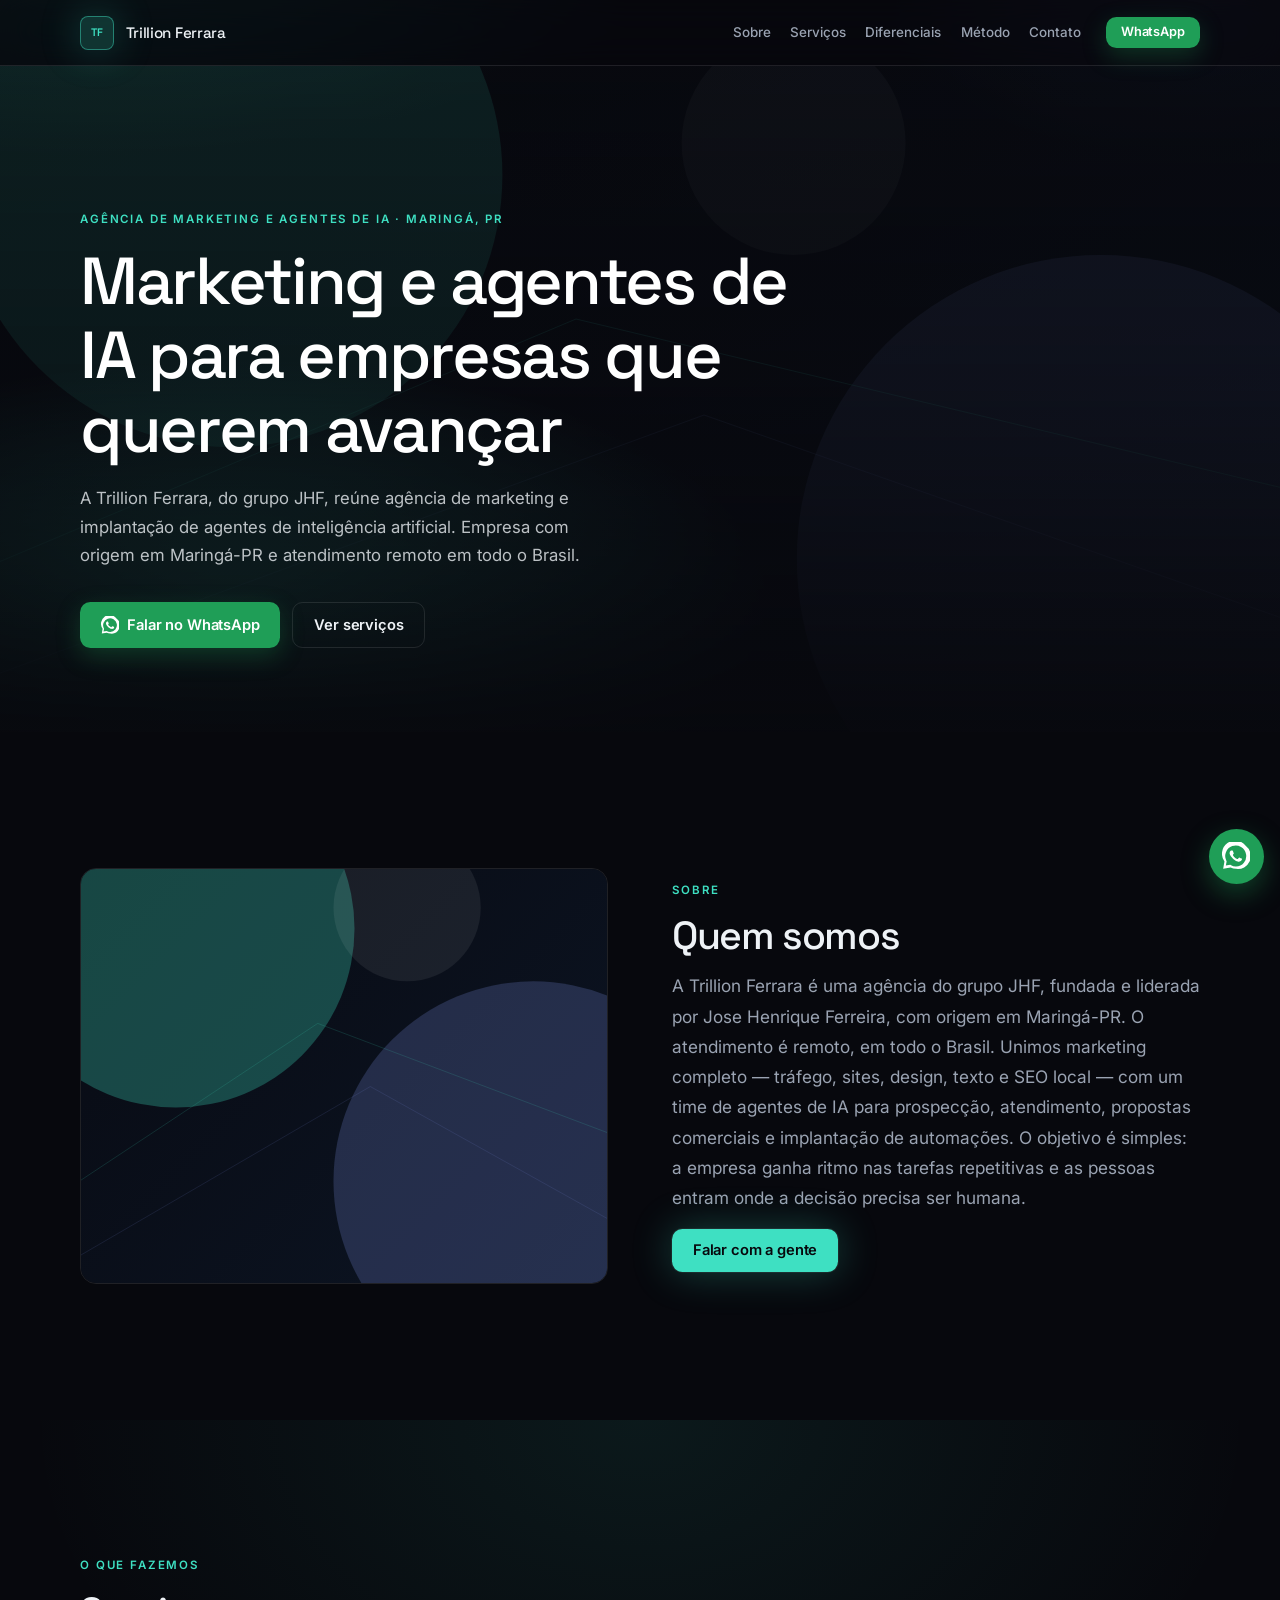
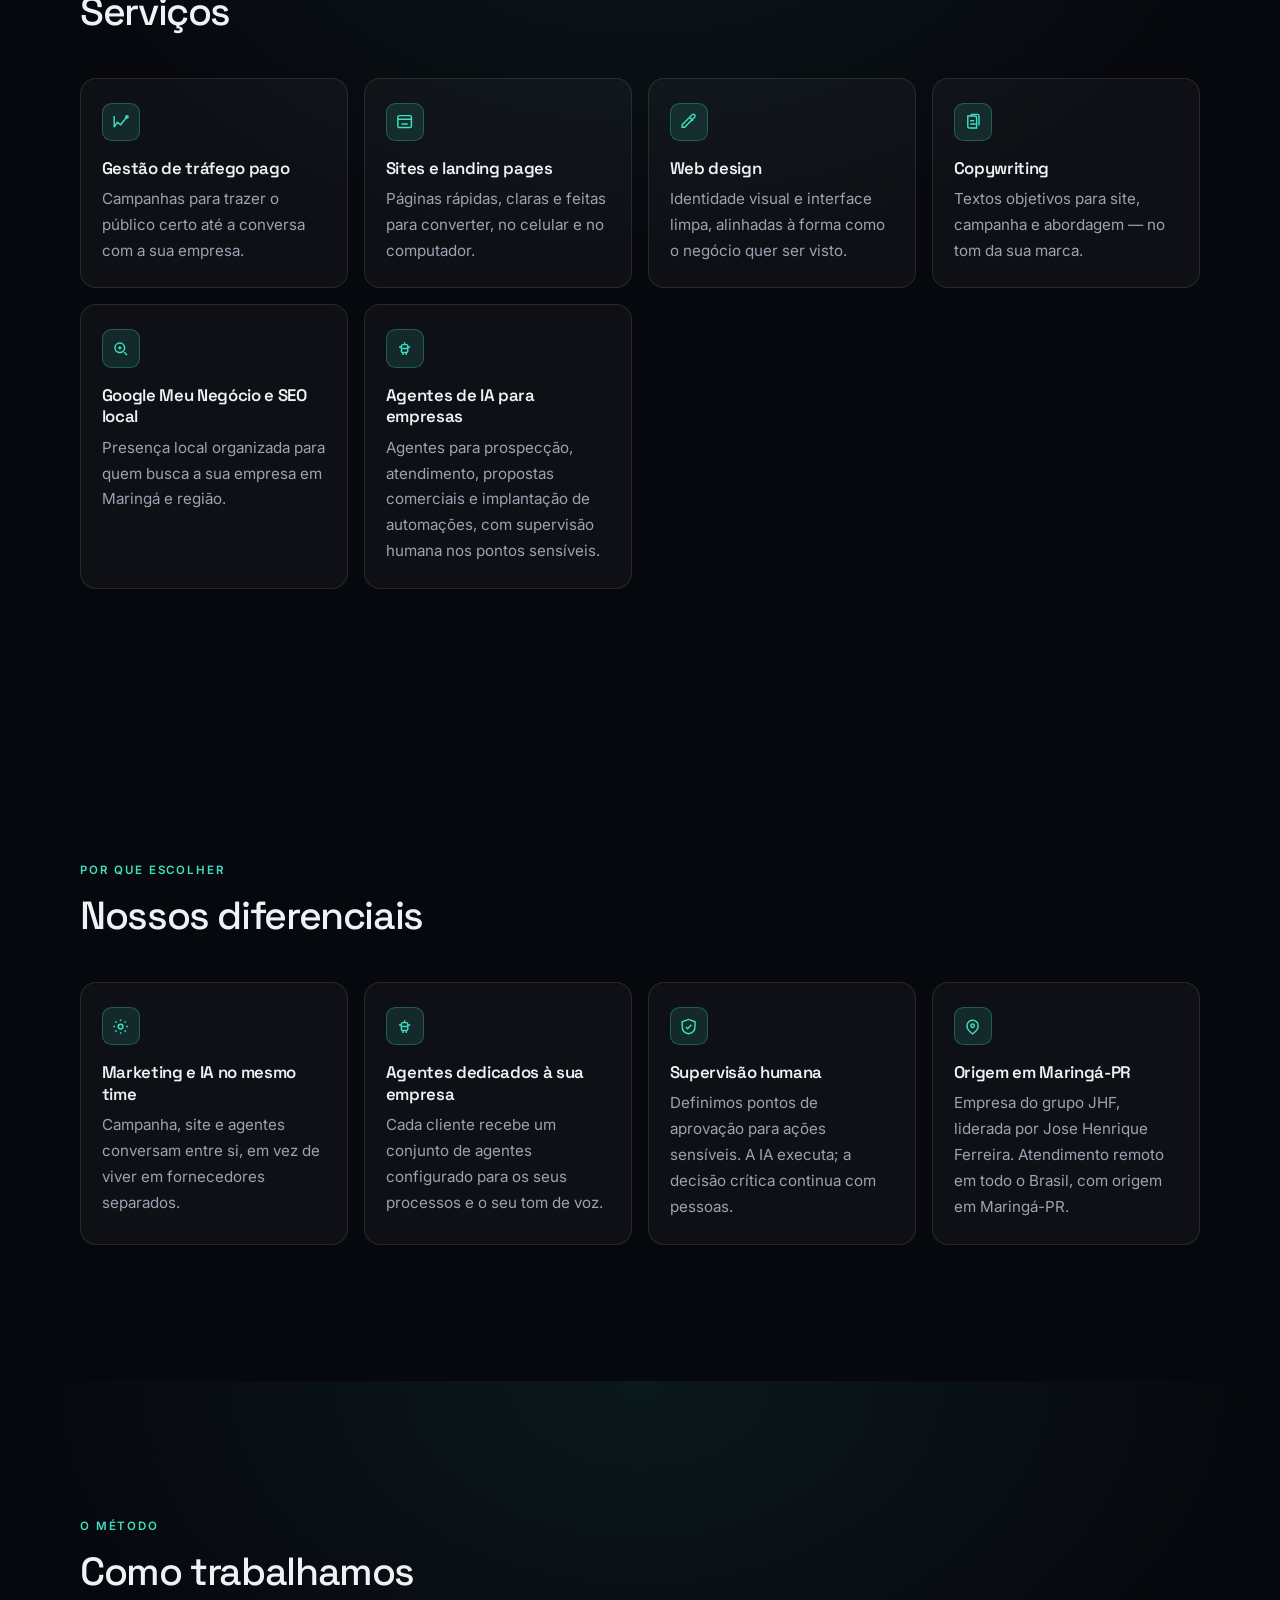
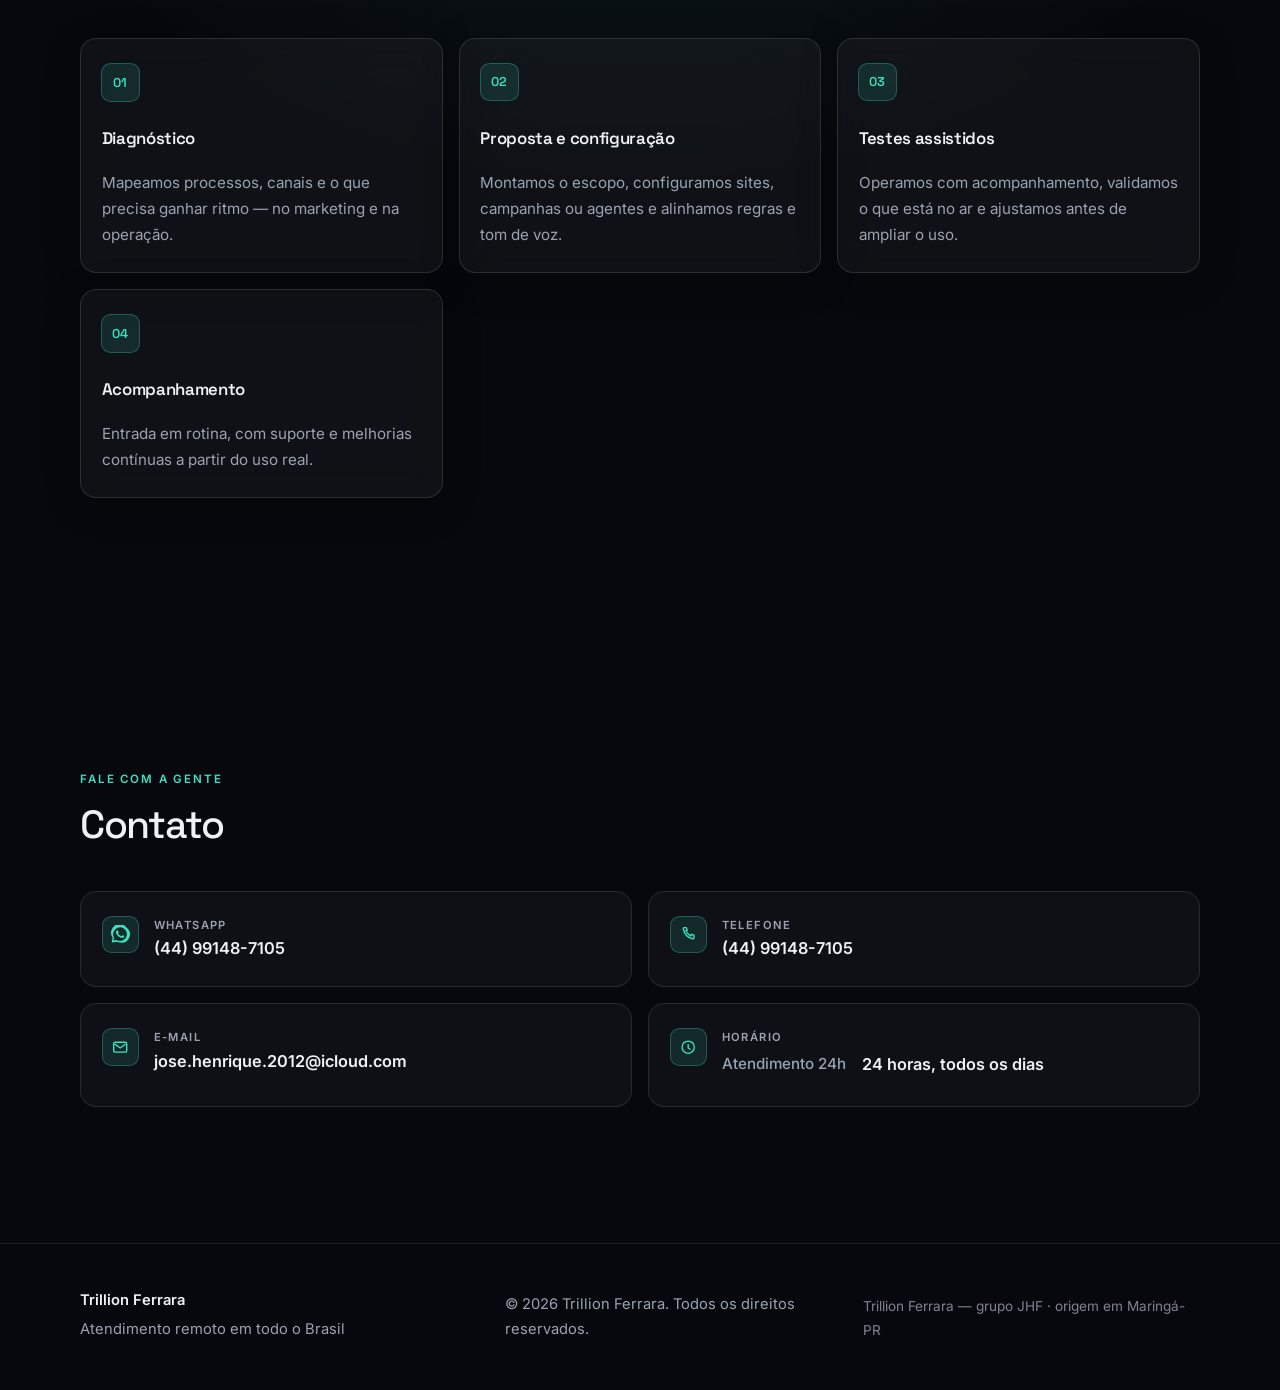
<file: index.html>
<!DOCTYPE html>
<html lang="pt-BR" data-tema="escuro">
<head>
  <meta charset="UTF-8">
  <meta name="viewport" content="width=device-width, initial-scale=1.0">
  <title>Site de demonstração</title>
  <meta name="description" content="">
  <meta name="theme-color" content="#07080D">
  <meta name="color-scheme" content="dark">
  <meta name="robots" content="noindex, nofollow">
  <meta property="og:type" content="website">
  <meta property="og:locale" content="pt_BR">
  <meta property="og:title" content="">
  <meta property="og:description" content="">
  <meta property="og:image" content="">
  <meta property="og:url" content="">
  <meta property="og:site_name" content="">
  <meta name="twitter:card" content="summary_large_image">
  <meta name="twitter:title" content="">
  <meta name="twitter:description" content="">
  <meta name="twitter:image" content="">
  <link rel="icon" href="assets/favicon.svg" type="image/svg+xml">
  <link rel="preconnect" href="https://fonts.googleapis.com">
  <link rel="preconnect" href="https://fonts.gstatic.com" crossorigin>
  <link rel="stylesheet" href="https://fonts.googleapis.com/css2?family=Inter:wght@400;500;600;700&family=Space+Grotesk:wght@400;500;600;700&display=swap">
  <link rel="stylesheet" href="css/styles.css">
  <script src="config.js"></script>
  <script>
    (function () {
      var C = window.SITE_CONFIG || {};
      var r = document.documentElement;
      if (C.cores) {
        if (C.cores.primaria) {
          r.style.setProperty("--cor-primaria", C.cores.primaria);
          var h = String(C.cores.primaria).replace("#","");
          if (h.length === 3) h = h[0]+h[0]+h[1]+h[1]+h[2]+h[2];
          if (h.length === 6) {
            var n = parseInt(h, 16);
            var R = (n>>16)&255, G = (n>>8)&255, B = n&255;
            r.style.setProperty("--cor-primaria-rgb", R+", "+G+", "+B);
            var lum = (0.2126*(R/255)+0.7152*(G/255)+0.0722*(B/255));
            if (lum < 0.28) {
              var L = function(c){ return Math.round(c+(255-c)*0.58); };
              r.style.setProperty("--cor-acao", "rgb("+L(R)+", "+L(G)+", "+L(B)+")");
            } else {
              r.style.setProperty("--cor-acao", C.cores.primaria);
            }
          }
        }
        if (C.cores.secundaria) r.style.setProperty("--cor-secundaria", C.cores.secundaria);
      }
      var titulo = (C.seo && C.seo.titulo) || (C.nome ? (C.nome + (C.cidade ? " | " + C.cidade : "")) : "Site de demonstração");
      document.title = titulo;
    })();
  </script>
  <script src="js/app.js" defer></script>
</head>
<body>
  <a class="skip-link" href="#conteudo">Ir para o conteúdo</a>

  <noscript>
    <div class="noscript">Ative o JavaScript para visualizar este site.</div>
  </noscript>

  <header class="header" id="topo">
    <div class="container header__inner">
      <a class="brand" href="#topo">
        <img class="brand__logo" data-bind="logo" alt="" hidden>
        <span class="brand__mark" data-bind="iniciais" aria-hidden="true"></span>
        <span class="brand__name" data-bind="nome"></span>
      </a>
      <button class="nav-toggle" type="button" aria-expanded="false" aria-controls="menu-principal" aria-label="Abrir menu">
        <span></span><span></span><span></span>
      </button>
      <nav class="nav" id="menu-principal">
        <ul class="nav__list">
          <li><a href="#sobre">Sobre</a></li>
          <li><a href="#servicos">Serviços</a></li>
          <li><a href="#diferenciais">Diferenciais</a></li>
          <li><a href="#depoimentos" data-bind="depoimentos-nav">Depoimentos</a></li>
          <li><a href="#galeria">Galeria</a></li>
          <li><a href="#contato">Contato</a></li>
        </ul>
        <a class="btn btn--whatsapp btn--sm" data-bind="whatsapp-link" target="_blank" rel="noopener noreferrer">WhatsApp</a>
      </nav>
    </div>
  </header>

  <main id="conteudo">
    <section class="hero" id="inicio">
      <div class="hero__media">
        <img data-bind="hero-imagem" alt="">
      </div>
      <div class="hero__overlay"></div>
      <div class="container hero__content">
        <p class="eyebrow" data-bind="segmento-cidade"></p>
        <h1 data-bind="headline"></h1>
        <p class="hero__sub" data-bind="subheadline"></p>
        <div class="hero__actions">
          <a class="btn btn--whatsapp" data-bind="whatsapp-link" target="_blank" rel="noopener noreferrer">
            <svg class="icon" viewBox="0 0 24 24" aria-hidden="true" focusable="false"><path fill="currentColor" d="M20.5 3.5A11 11 0 0 0 2.1 16.7L1 23l6.4-1.1A11 11 0 0 0 12 23a11 11 0 0 0 8.5-19.5zM12 21a9 9 0 0 1-4.6-1.3l-.3-.2-3.8.7.7-3.7-.2-.3A9 9 0 1 1 12 21zm5-6.7c-.3-.1-1.6-.8-1.9-.9s-.4-.1-.6.1-.7.9-.8 1-.3.2-.6.1a7.4 7.4 0 0 1-2.2-1.4 8.1 8.1 0 0 1-1.5-1.9c-.2-.3 0-.4.1-.6l.3-.4.2-.3a.5.5 0 0 0 0-.5c0-.1-.6-1.4-.8-1.9s-.4-.4-.6-.4h-.5a1 1 0 0 0-.7.3 2.9 2.9 0 0 0-.9 2.2 5 5 0 0 0 1.1 2.6 11.4 11.4 0 0 0 4.4 3.9 15 15 0 0 0 1.5.5 3.6 3.6 0 0 0 1.6.1 2.7 2.7 0 0 0 1.8-1.3 2.2 2.2 0 0 0 .2-1.3c-.1-.1-.3-.2-.6-.3z"/></svg>
            <span data-bind="cta-texto">Falar no WhatsApp</span>
          </a>
          <a class="btn btn--ghost" href="#servicos">Ver serviços</a>
        </div>
      </div>
    </section>

    <section class="section" id="sobre">
      <div class="container split">
        <div class="split__media">
          <img data-bind="sobre-imagem" alt="">
        </div>
        <div class="split__body">
          <p class="eyebrow">Sobre</p>
          <h2 data-bind="sobre-titulo">Nossa história</h2>
          <p class="lead" data-bind="sobre"></p>
          <a class="btn btn--primary" data-bind="whatsapp-link" target="_blank" rel="noopener noreferrer">Falar com a gente</a>
        </div>
      </div>
    </section>

    <section class="section section--tint" id="servicos">
      <div class="container">
        <header class="section__head">
          <p class="eyebrow">O que fazemos</p>
          <h2>Serviços</h2>
        </header>
        <div class="cards" data-bind="servicos"></div>
      </div>
    </section>

    <section class="section" id="diferenciais">
      <div class="container">
        <header class="section__head">
          <p class="eyebrow">Por que escolher</p>
          <h2>Nossos diferenciais</h2>
        </header>
        <div class="features" data-bind="diferenciais"></div>
      </div>
    </section>

    <section class="section section--tint" id="depoimentos">
      <div class="container">
        <header class="section__head">
          <p class="eyebrow" data-bind="depoimentos-eyebrow">Quem já passou por aqui</p>
          <h2 data-bind="depoimentos-titulo">Depoimentos</h2>
        </header>
        <div class="quotes" data-bind="depoimentos"></div>
        <div class="process" data-bind="processo" hidden></div>
      </div>
    </section>

    <section class="section" id="galeria">
      <div class="container">
        <header class="section__head">
          <p class="eyebrow">Um pouco do nosso dia a dia</p>
          <h2>Galeria</h2>
        </header>
        <div class="gallery" data-bind="galeria"></div>
      </div>
    </section>

    <section class="section" id="contato">
      <div class="container">
        <header class="section__head">
          <p class="eyebrow">Fale com a gente</p>
          <h2>Contato</h2>
        </header>
        <div class="contact" data-bind="contato"></div>
      </div>
    </section>
  </main>

  <footer class="footer">
    <div class="container footer__inner">
      <div>
        <strong data-bind="nome"></strong>
        <p data-bind="atendimento">Atendimento remoto em todo o Brasil</p>
      </div>
      <p class="footer__copy">
        © <span data-bind="ano"></span> <span data-bind="nome"></span>.
        Todos os direitos reservados.
      </p>
      <p class="footer__credit">
        <span data-bind="agencia">Trillion Ferrara</span>
        — grupo JHF · origem em <span data-bind="agencia-cidade">Maringá-PR</span>
      </p>
    </div>
  </footer>

  <a class="whatsapp-float" data-bind="whatsapp-link" target="_blank" rel="noopener noreferrer" aria-label="Falar no WhatsApp">
    <svg viewBox="0 0 24 24" aria-hidden="true" focusable="false"><path fill="currentColor" d="M20.5 3.5A11 11 0 0 0 2.1 16.7L1 23l6.4-1.1A11 11 0 0 0 12 23a11 11 0 0 0 8.5-19.5zM12 21a9 9 0 0 1-4.6-1.3l-.3-.2-3.8.7.7-3.7-.2-.3A9 9 0 1 1 12 21zm5-6.7c-.3-.1-1.6-.8-1.9-.9s-.4-.1-.6.1-.7.9-.8 1-.3.2-.6.1a7.4 7.4 0 0 1-2.2-1.4 8.1 8.1 0 0 1-1.5-1.9c-.2-.3 0-.4.1-.6l.3-.4.2-.3a.5.5 0 0 0 0-.5c0-.1-.6-1.4-.8-1.9s-.4-.4-.6-.4h-.5a1 1 0 0 0-.7.3 2.9 2.9 0 0 0-.9 2.2 5 5 0 0 0 1.1 2.6 11.4 11.4 0 0 0 4.4 3.9 15 15 0 0 0 1.5.5 3.6 3.6 0 0 0 1.6.1 2.7 2.7 0 0 0 1.8-1.3 2.2 2.2 0 0 0 .2-1.3c-.1-.1-.3-.2-.6-.3z"/></svg>
  </a>

  <div class="lightbox" hidden>
    <button type="button" class="lightbox__close" aria-label="Fechar imagem">&times;</button>
    <img alt="">
  </div>
</body>
</html>
</file>
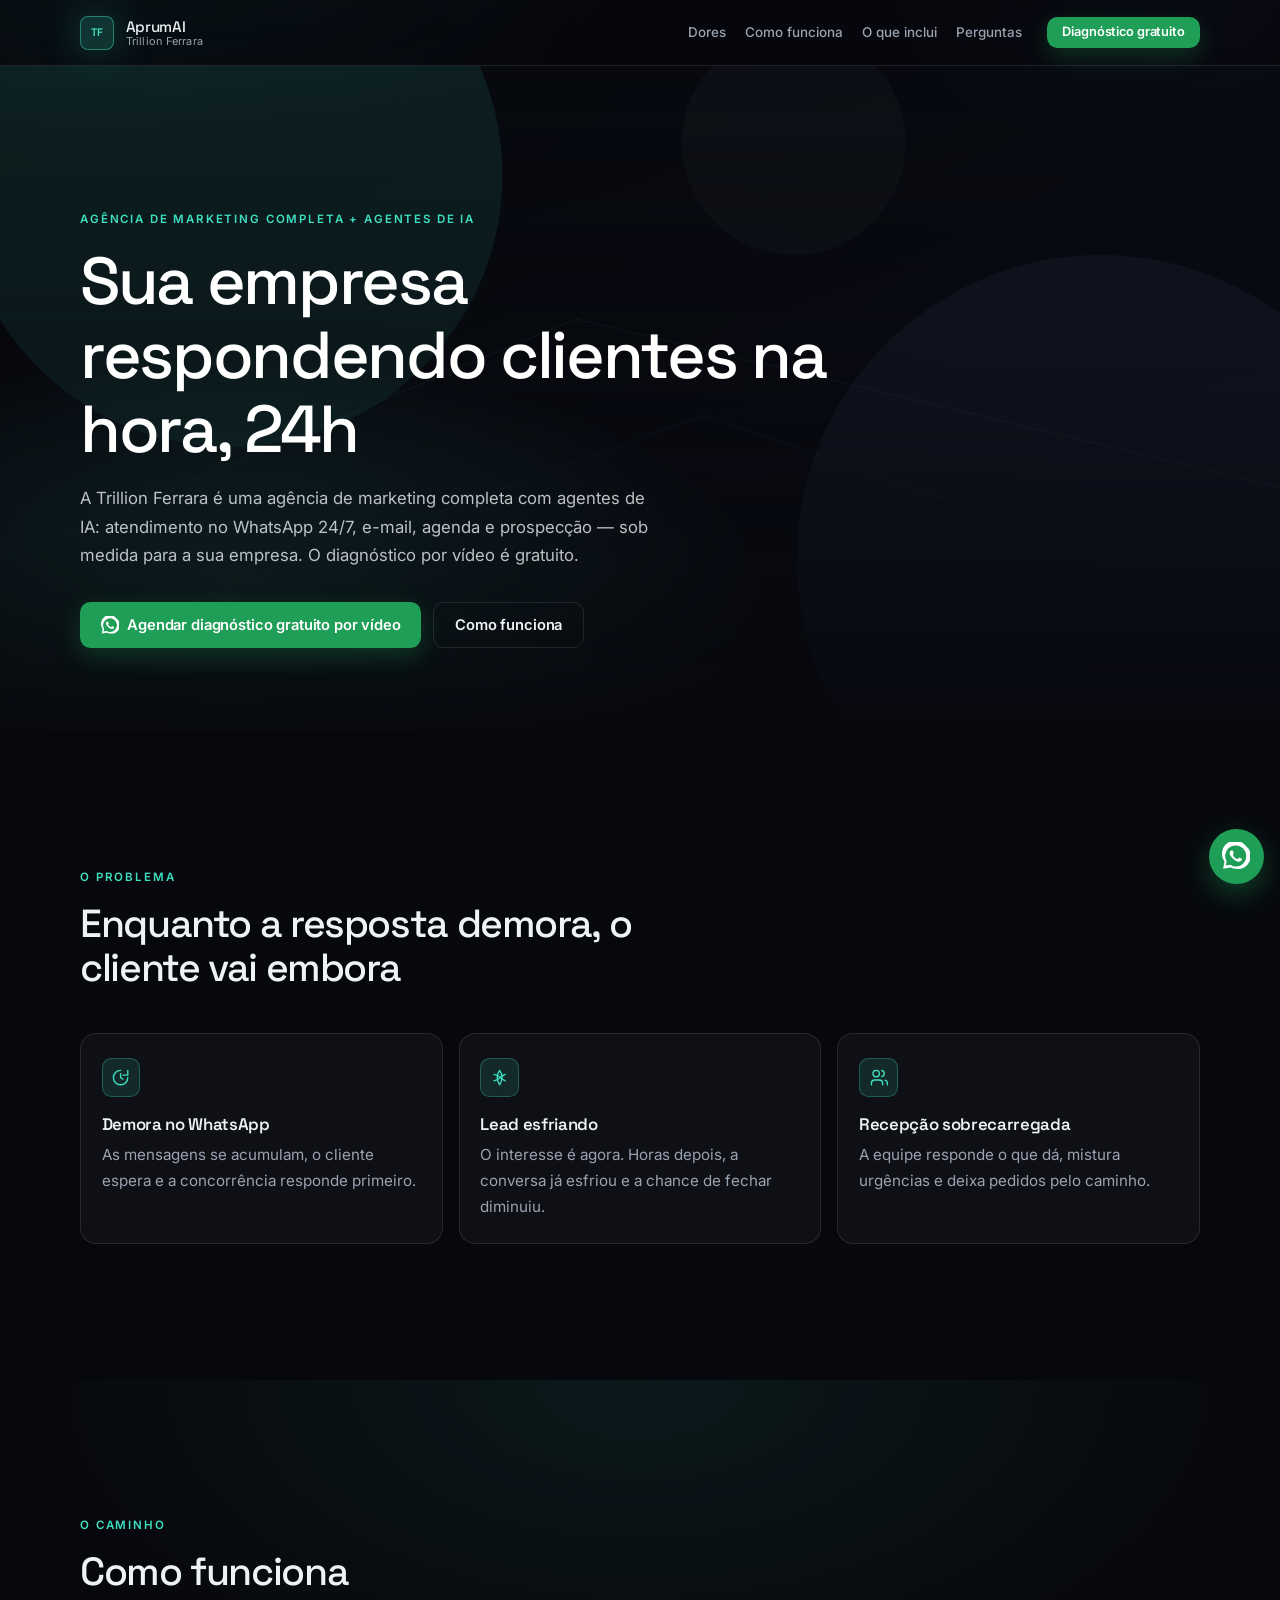
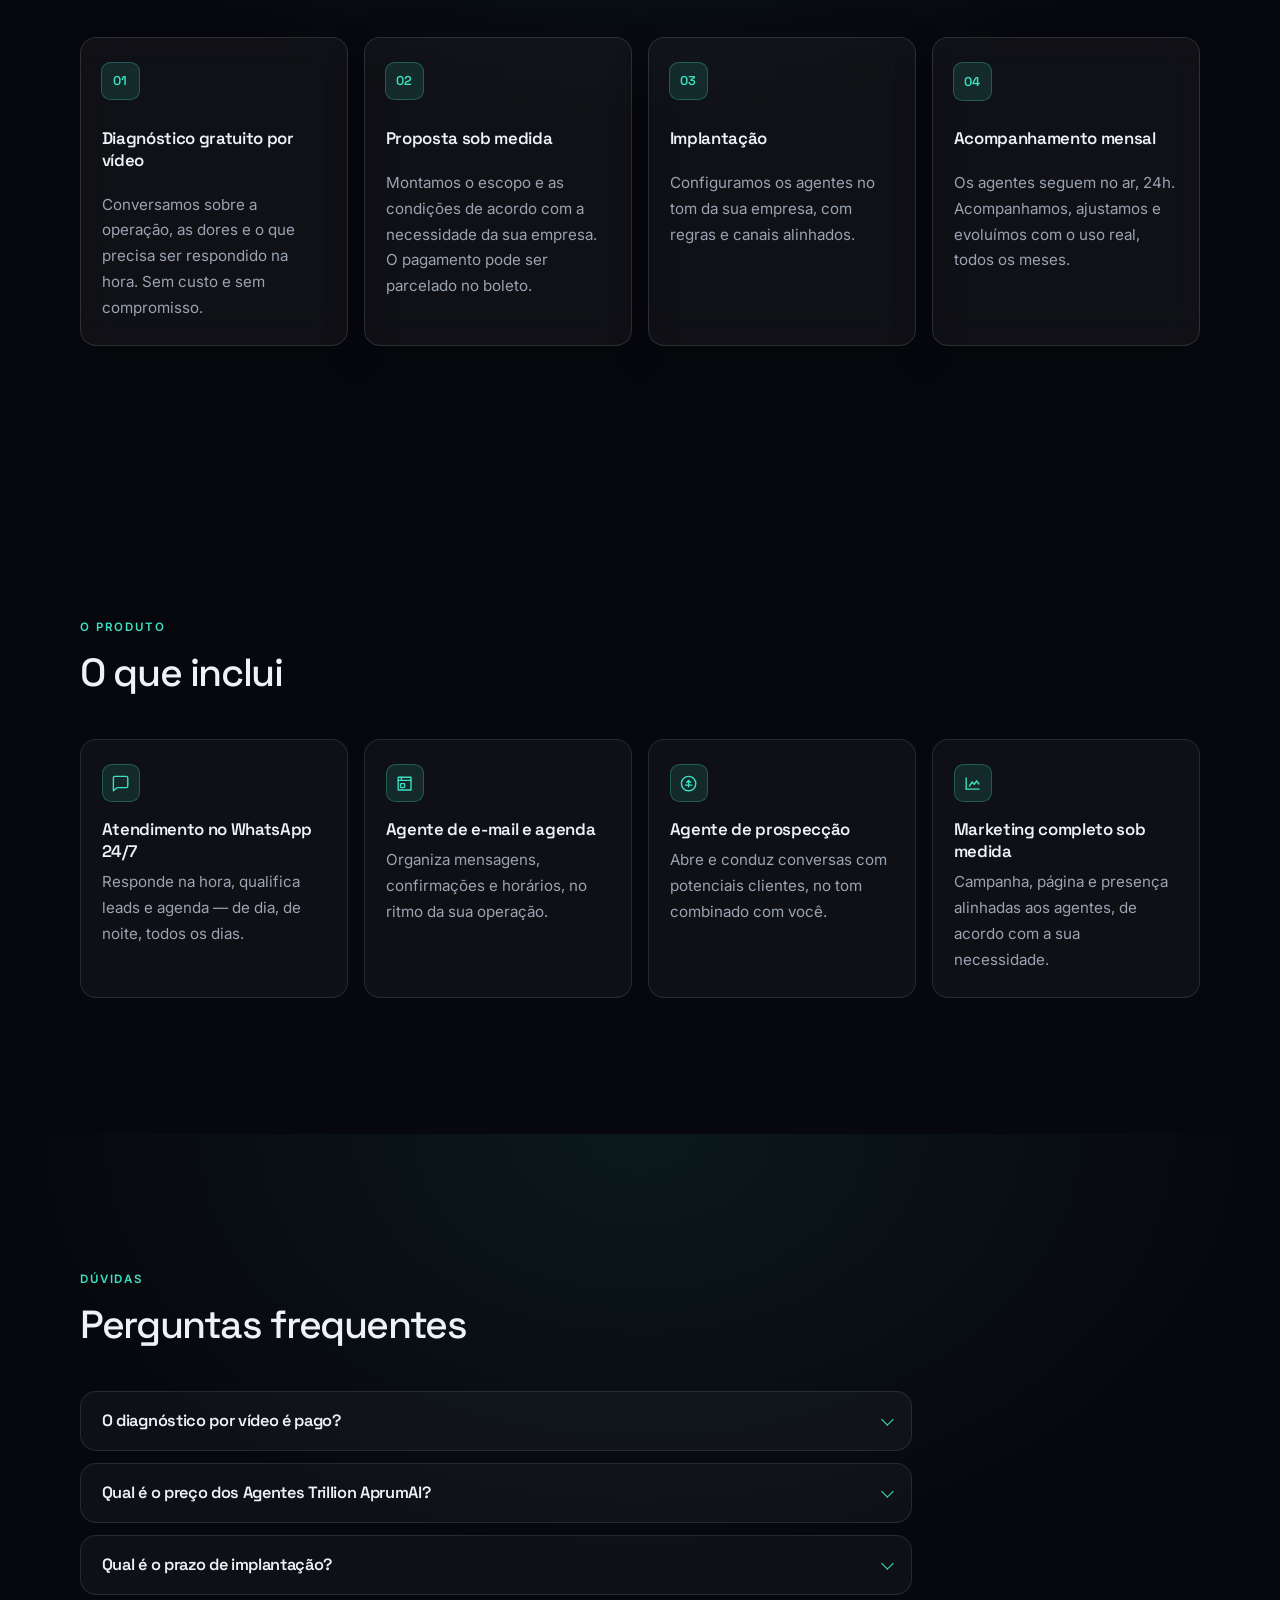
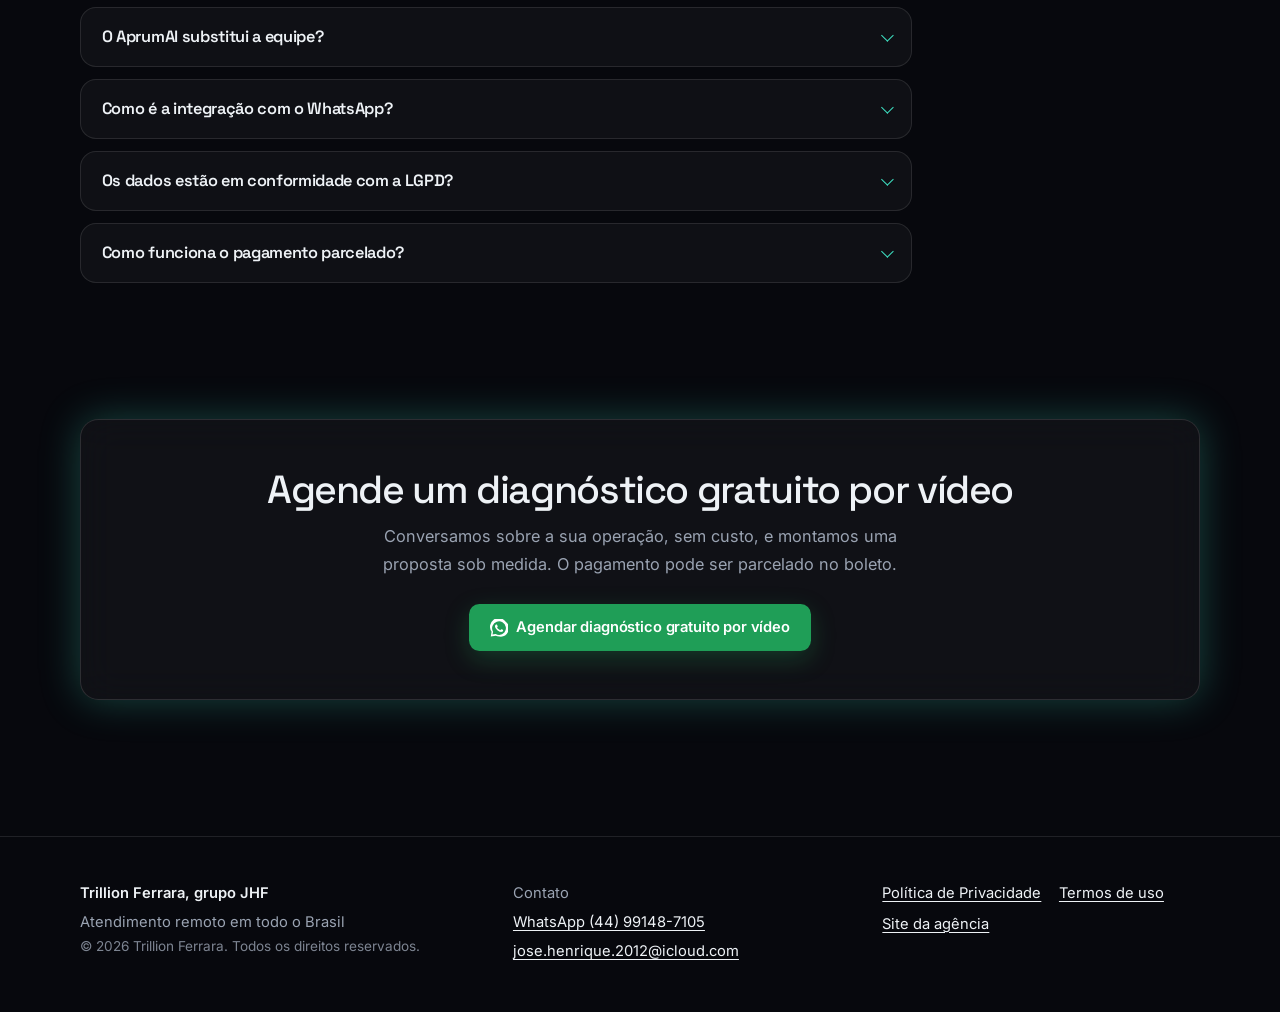
<file: aprumai/index.html>
<!DOCTYPE html>
<html lang="pt-BR">
<head>
  <meta charset="UTF-8">
  <meta name="viewport" content="width=device-width, initial-scale=1.0">
  <title>Agentes Trillion AprumAI | Trillion Ferrara</title>
  <meta name="description" content="Agência de marketing completa e agentes de IA. Sua empresa respondendo clientes na hora, 24h. Diagnóstico gratuito por vídeo. Pagamento pode ser parcelado no boleto.">
  <meta name="theme-color" content="#07080D">
  <meta name="color-scheme" content="dark">
  <meta name="robots" content="index, follow">
  <link rel="canonical" href="https://josehenrique2012-ui.github.io/trillion-ferrara-site/aprumai/">
  <meta property="og:type" content="website">
  <meta property="og:locale" content="pt_BR">
  <meta property="og:title" content="Agentes Trillion AprumAI | Trillion Ferrara">
  <meta property="og:description" content="Agência de marketing completa e agentes de IA. Sua empresa respondendo clientes na hora, 24h. Diagnóstico gratuito por vídeo.">
  <meta property="og:image" content="https://josehenrique2012-ui.github.io/trillion-ferrara-site/aprumai/assets/og.svg">
  <meta property="og:url" content="https://josehenrique2012-ui.github.io/trillion-ferrara-site/aprumai/">
  <meta property="og:site_name" content="Trillion Ferrara">
  <meta name="twitter:card" content="summary_large_image">
  <meta name="twitter:title" content="Agentes Trillion AprumAI | Trillion Ferrara">
  <meta name="twitter:description" content="Agência de marketing completa e agentes de IA. Diagnóstico gratuito por vídeo.">
  <meta name="twitter:image" content="https://josehenrique2012-ui.github.io/trillion-ferrara-site/aprumai/assets/og.svg">
  <link rel="icon" href="assets/favicon.svg" type="image/svg+xml">
  <link rel="preconnect" href="https://fonts.googleapis.com">
  <link rel="preconnect" href="https://fonts.gstatic.com" crossorigin>
  <link rel="stylesheet" href="https://fonts.googleapis.com/css2?family=Inter:wght@400;500;600;700&family=Space+Grotesk:wght@400;500;600;700&display=swap">
  <link rel="stylesheet" href="css/styles.css">
  <script src="js/app.js" defer></script>
</head>
<body>
  <a class="skip-link" href="#conteudo">Ir para o conteúdo</a>

  <header class="header" id="topo">
    <div class="container header__inner">
      <a class="brand" href="#topo">
        <span class="brand__mark" aria-hidden="true">TF</span>
        <span class="brand__text">
          <span class="brand__name">AprumAI</span>
          <span class="brand__sub">Trillion Ferrara</span>
        </span>
      </a>
      <button class="nav-toggle" type="button" aria-expanded="false" aria-controls="menu-principal" aria-label="Abrir menu">
        <span></span><span></span><span></span>
      </button>
      <nav class="nav" id="menu-principal">
        <ul class="nav__list">
          <li><a href="#dores">Dores</a></li>
          <li><a href="#como-funciona">Como funciona</a></li>
          <li><a href="#o-que-inclui">O que inclui</a></li>
          <li><a href="#perguntas">Perguntas</a></li>
        </ul>
        <a class="btn btn--whatsapp btn--sm" href="https://wa.me/5544991487105?text=Ol%C3%A1%21%20Vim%20pela%20p%C3%A1gina%20dos%20Agentes%20Trillion%20AprumAI%20e%20quero%20agendar%20um%20diagn%C3%B3stico%20gratuito%20por%20v%C3%ADdeo." target="_blank" rel="noopener noreferrer">Diagnóstico gratuito</a>
      </nav>
    </div>
  </header>

  <main id="conteudo">
    <section class="hero" id="inicio">
      <div class="hero__media">
        <img src="assets/hero.svg" alt="">
      </div>
      <div class="hero__overlay"></div>
      <div class="container hero__content">
        <p class="eyebrow">Agência de marketing completa + agentes de IA</p>
        <h1>Sua empresa respondendo clientes na hora, 24h</h1>
        <p class="hero__sub">A Trillion Ferrara é uma agência de marketing completa com agentes de IA: atendimento no WhatsApp 24/7, e-mail, agenda e prospecção — sob medida para a sua empresa. O diagnóstico por vídeo é gratuito.</p>
        <div class="hero__actions">
          <a class="btn btn--whatsapp" href="https://wa.me/5544991487105?text=Ol%C3%A1%21%20Vim%20pela%20p%C3%A1gina%20dos%20Agentes%20Trillion%20AprumAI%20e%20quero%20agendar%20um%20diagn%C3%B3stico%20gratuito%20por%20v%C3%ADdeo." target="_blank" rel="noopener noreferrer">
            <svg class="icon" viewBox="0 0 24 24" aria-hidden="true" focusable="false"><path fill="currentColor" d="M20.5 3.5A11 11 0 0 0 2.1 16.7L1 23l6.4-1.1A11 11 0 0 0 12 23a11 11 0 0 0 8.5-19.5zM12 21a9 9 0 0 1-4.6-1.3l-.3-.2-3.8.7.7-3.7-.2-.3A9 9 0 1 1 12 21zm5-6.7c-.3-.1-1.6-.8-1.9-.9s-.4-.1-.6.1-.7.9-.8 1-.3.2-.6.1a7.4 7.4 0 0 1-2.2-1.4 8.1 8.1 0 0 1-1.5-1.9c-.2-.3 0-.4.1-.6l.3-.4.2-.3a.5.5 0 0 0 0-.5c0-.1-.6-1.4-.8-1.9s-.4-.4-.6-.4h-.5a1 1 0 0 0-.7.3 2.9 2.9 0 0 0-.9 2.2 5 5 0 0 0 1.1 2.6 11.4 11.4 0 0 0 4.4 3.9 15 15 0 0 0 1.5.5 3.6 3.6 0 0 0 1.6.1 2.7 2.7 0 0 0 1.8-1.3 2.2 2.2 0 0 0 .2-1.3c-.1-.1-.3-.2-.6-.3z"/></svg>
            Agendar diagnóstico gratuito por vídeo
          </a>
          <a class="btn btn--ghost" href="#como-funciona">Como funciona</a>
        </div>
      </div>
    </section>

    <section class="section" id="dores">
      <div class="container">
        <header class="section__head">
          <p class="eyebrow">O problema</p>
          <h2>Enquanto a resposta demora, o cliente vai embora</h2>
        </header>
        <div class="cards cards--3">
          <article class="card">
            <div class="card__icon" aria-hidden="true">
              <svg viewBox="0 0 24 24" fill="none" stroke="currentColor" stroke-width="1.7" stroke-linecap="round" stroke-linejoin="round"><path d="M21 12a9 9 0 1 1-9-9"/><path d="M21 3v6h-6"/><path d="M12 7v5l3 2"/></svg>
            </div>
            <h3>Demora no WhatsApp</h3>
            <p>As mensagens se acumulam, o cliente espera e a concorrência responde primeiro.</p>
          </article>
          <article class="card">
            <div class="card__icon" aria-hidden="true">
              <svg viewBox="0 0 24 24" fill="none" stroke="currentColor" stroke-width="1.7" stroke-linecap="round" stroke-linejoin="round"><path d="M12 3c2.2 3.2 3 5.8 3 9 0 3.2-.8 5.8-3 9-2.2-3.2-3-5.8-3-9 0-3.2.8-5.8 3-9z"/><path d="M5 8c3 .6 5.4 1.6 8 4s4.4 3.4 6 4"/><path d="M5 16c3-.6 5.4-1.6 8-4s4.4-3.4 6-4"/></svg>
            </div>
            <h3>Lead esfriando</h3>
            <p>O interesse é agora. Horas depois, a conversa já esfriou e a chance de fechar diminuiu.</p>
          </article>
          <article class="card">
            <div class="card__icon" aria-hidden="true">
              <svg viewBox="0 0 24 24" fill="none" stroke="currentColor" stroke-width="1.7" stroke-linecap="round" stroke-linejoin="round"><path d="M17 21v-2a4 4 0 0 0-4-4H7a4 4 0 0 0-4 4v2"/><circle cx="9" cy="7" r="4"/><path d="M23 21v-2a4 4 0 0 0-3-3.87"/><path d="M16 3.13a4 4 0 0 1 0 7.75"/></svg>
            </div>
            <h3>Recepção sobrecarregada</h3>
            <p>A equipe responde o que dá, mistura urgências e deixa pedidos pelo caminho.</p>
          </article>
        </div>
      </div>
    </section>

    <section class="section section--tint" id="como-funciona">
      <div class="container">
        <header class="section__head">
          <p class="eyebrow">O caminho</p>
          <h2>Como funciona</h2>
        </header>
        <div class="process">
          <article class="process__step">
            <span class="process__num">01</span>
            <h3>Diagnóstico gratuito por vídeo</h3>
            <p>Conversamos sobre a operação, as dores e o que precisa ser respondido na hora. Sem custo e sem compromisso.</p>
          </article>
          <article class="process__step">
            <span class="process__num">02</span>
            <h3>Proposta sob medida</h3>
            <p>Montamos o escopo e as condições de acordo com a necessidade da sua empresa. O pagamento pode ser parcelado no boleto.</p>
          </article>
          <article class="process__step">
            <span class="process__num">03</span>
            <h3>Implantação</h3>
            <p>Configuramos os agentes no tom da sua empresa, com regras e canais alinhados.</p>
          </article>
          <article class="process__step">
            <span class="process__num">04</span>
            <h3>Acompanhamento mensal</h3>
            <p>Os agentes seguem no ar, 24h. Acompanhamos, ajustamos e evoluímos com o uso real, todos os meses.</p>
          </article>
        </div>
      </div>
    </section>

    <section class="section" id="o-que-inclui">
      <div class="container">
        <header class="section__head">
          <p class="eyebrow">O produto</p>
          <h2>O que inclui</h2>
        </header>
        <div class="cards">
          <article class="card">
            <div class="card__icon" aria-hidden="true">
              <svg viewBox="0 0 24 24" fill="none" stroke="currentColor" stroke-width="1.7" stroke-linecap="round" stroke-linejoin="round"><path d="M21 15a2 2 0 0 1-2 2H8l-5 4V5a2 2 0 0 1 2-2h14a2 2 0 0 1 2 2z"/></svg>
            </div>
            <h3>Atendimento no WhatsApp 24/7</h3>
            <p>Responde na hora, qualifica leads e agenda — de dia, de noite, todos os dias.</p>
          </article>
          <article class="card">
            <div class="card__icon" aria-hidden="true">
              <svg viewBox="0 0 24 24" fill="none" stroke="currentColor" stroke-width="1.7" stroke-linecap="round" stroke-linejoin="round"><path d="M4 4h16v16H4z"/><path d="M4 8h16"/><path d="M8 4v4"/><rect x="7" y="12" width="5" height="5" rx="0.6"/></svg>
            </div>
            <h3>Agente de e-mail e agenda</h3>
            <p>Organiza mensagens, confirmações e horários, no ritmo da sua operação.</p>
          </article>
          <article class="card">
            <div class="card__icon" aria-hidden="true">
              <svg viewBox="0 0 24 24" fill="none" stroke="currentColor" stroke-width="1.7" stroke-linecap="round" stroke-linejoin="round"><circle cx="12" cy="12" r="9"/><path d="M12 8v8"/><path d="M9.5 10.5 12 8l2.5 2.5"/><path d="M8 14h8"/></svg>
            </div>
            <h3>Agente de prospecção</h3>
            <p>Abre e conduz conversas com potenciais clientes, no tom combinado com você.</p>
          </article>
          <article class="card">
            <div class="card__icon" aria-hidden="true">
              <svg viewBox="0 0 24 24" fill="none" stroke="currentColor" stroke-width="1.7" stroke-linecap="round" stroke-linejoin="round"><path d="M4 19V5"/><path d="M4 19h16"/><path d="M8 15l3.5-5 2.5 3 3-4.5 3 4"/></svg>
            </div>
            <h3>Marketing completo sob medida</h3>
            <p>Campanha, página e presença alinhadas aos agentes, de acordo com a sua necessidade.</p>
          </article>
        </div>
      </div>
    </section>

    <section class="section section--tint" id="perguntas">
      <div class="container">
        <header class="section__head">
          <p class="eyebrow">Dúvidas</p>
          <h2>Perguntas frequentes</h2>
        </header>
        <div class="faq">
          <details>
            <summary>O diagnóstico por vídeo é pago?</summary>
            <p>Não. O diagnóstico por vídeo é gratuito e sem compromisso. Depois da conversa, enviamos uma proposta sob medida.</p>
          </details>
          <details>
            <summary>Qual é o preço dos Agentes Trillion AprumAI?</summary>
            <p>O preço é personalizado conforme a dor e o escopo de cada cliente. Não há tabela fechada nesta página. No diagnóstico gratuito por vídeo, alinhamos o que faz sentido e enviamos uma proposta. O pagamento pode ser parcelado no boleto.</p>
          </details>
          <details>
            <summary>Qual é o prazo de implantação?</summary>
            <p>O prazo depende do que precisa ser configurado — canais, tom de voz, regras e integrações. Depois do diagnóstico, o prazo entra na proposta, com data combinada com você.</p>
          </details>
          <details>
            <summary>O AprumAI substitui a equipe?</summary>
            <p>Não. Os agentes cuidam do atendimento na hora e das tarefas repetitivas. Pontos sensíveis e decisões importantes continuam com pessoas.</p>
          </details>
          <details>
            <summary>Como é a integração com o WhatsApp?</summary>
            <p>Os agentes de atendimento operam no WhatsApp da empresa, conforme o que for alinhado no diagnóstico e na implantação.</p>
          </details>
          <details>
            <summary>Os dados estão em conformidade com a LGPD?</summary>
            <p>A Trillion Ferrara trata dados pessoais em conformidade com a Lei Geral de Proteção de Dados. Detalhes sobre coleta, finalidade, direitos do titular e contato do controlador estão na <a href="privacidade.html">Política de Privacidade</a>.</p>
          </details>
          <details>
            <summary>Como funciona o pagamento parcelado?</summary>
            <p>O pagamento é processado por uma plataforma terceira e pode ser parcelado no boleto, conforme as condições apresentadas no momento da contratação. Valores e forma de pagamento constam da proposta.</p>
          </details>
        </div>
      </div>
    </section>

    <section class="section section--cta" id="agendar">
      <div class="container">
        <div class="cta-band">
          <h2>Agende um diagnóstico gratuito por vídeo</h2>
          <p>Conversamos sobre a sua operação, sem custo, e montamos uma proposta sob medida. O pagamento pode ser parcelado no boleto.</p>
          <a class="btn btn--whatsapp" href="https://wa.me/5544991487105?text=Ol%C3%A1%21%20Vim%20pela%20p%C3%A1gina%20dos%20Agentes%20Trillion%20AprumAI%20e%20quero%20agendar%20um%20diagn%C3%B3stico%20gratuito%20por%20v%C3%ADdeo." target="_blank" rel="noopener noreferrer">
            <svg class="icon" viewBox="0 0 24 24" aria-hidden="true" focusable="false"><path fill="currentColor" d="M20.5 3.5A11 11 0 0 0 2.1 16.7L1 23l6.4-1.1A11 11 0 0 0 12 23a11 11 0 0 0 8.5-19.5zM12 21a9 9 0 0 1-4.6-1.3l-.3-.2-3.8.7.7-3.7-.2-.3A9 9 0 1 1 12 21zm5-6.7c-.3-.1-1.6-.8-1.9-.9s-.4-.1-.6.1-.7.9-.8 1-.3.2-.6.1a7.4 7.4 0 0 1-2.2-1.4 8.1 8.1 0 0 1-1.5-1.9c-.2-.3 0-.4.1-.6l.3-.4.2-.3a.5.5 0 0 0 0-.5c0-.1-.6-1.4-.8-1.9s-.4-.4-.6-.4h-.5a1 1 0 0 0-.7.3 2.9 2.9 0 0 0-.9 2.2 5 5 0 0 0 1.1 2.6 11.4 11.4 0 0 0 4.4 3.9 15 15 0 0 0 1.5.5 3.6 3.6 0 0 0 1.6.1 2.7 2.7 0 0 0 1.8-1.3 2.2 2.2 0 0 0 .2-1.3c-.1-.1-.3-.2-.6-.3z"/></svg>
            Agendar diagnóstico gratuito por vídeo
          </a>
        </div>
      </div>
    </section>
  </main>

  <footer class="footer">
    <div class="container footer__inner">
      <div>
        <strong>Trillion Ferrara, grupo JHF</strong>
        <p>Atendimento remoto em todo o Brasil</p>
        <p class="footer__credit">© 2026 Trillion Ferrara. Todos os direitos reservados.</p>
      </div>
      <div class="footer__contact">
        <span>Contato</span>
        <a href="https://wa.me/5544991487105?text=Ol%C3%A1%21%20Vim%20pela%20p%C3%A1gina%20dos%20Agentes%20Trillion%20AprumAI%20e%20quero%20agendar%20um%20diagn%C3%B3stico%20gratuito%20por%20v%C3%ADdeo." target="_blank" rel="noopener noreferrer">WhatsApp (44) 99148-7105</a>
        <a href="mailto:jose.henrique.2012@icloud.com">jose.henrique.2012@icloud.com</a>
      </div>
      <div class="footer__links">
        <a href="privacidade.html">Política de Privacidade</a>
        <a href="termos.html">Termos de uso</a>
        <a href="../">Site da agência</a>
      </div>
    </div>
  </footer>

  <a class="whatsapp-float" href="https://wa.me/5544991487105?text=Ol%C3%A1%21%20Vim%20pela%20p%C3%A1gina%20dos%20Agentes%20Trillion%20AprumAI%20e%20quero%20agendar%20um%20diagn%C3%B3stico%20gratuito%20por%20v%C3%ADdeo." target="_blank" rel="noopener noreferrer" aria-label="Agendar diagnóstico gratuito por vídeo no WhatsApp">
    <svg viewBox="0 0 24 24" aria-hidden="true" focusable="false"><path fill="currentColor" d="M20.5 3.5A11 11 0 0 0 2.1 16.7L1 23l6.4-1.1A11 11 0 0 0 12 23a11 11 0 0 0 8.5-19.5zM12 21a9 9 0 0 1-4.6-1.3l-.3-.2-3.8.7.7-3.7-.2-.3A9 9 0 1 1 12 21zm5-6.7c-.3-.1-1.6-.8-1.9-.9s-.4-.1-.6.1-.7.9-.8 1-.3.2-.6.1a7.4 7.4 0 0 1-2.2-1.4 8.1 8.1 0 0 1-1.5-1.9c-.2-.3 0-.4.1-.6l.3-.4.2-.3a.5.5 0 0 0 0-.5c0-.1-.6-1.4-.8-1.9s-.4-.4-.6-.4h-.5a1 1 0 0 0-.7.3 2.9 2.9 0 0 0-.9 2.2 5 5 0 0 0 1.1 2.6 11.4 11.4 0 0 0 4.4 3.9 15 15 0 0 0 1.5.5 3.6 3.6 0 0 0 1.6.1 2.7 2.7 0 0 0 1.8-1.3 2.2 2.2 0 0 0 .2-1.3c-.1-.1-.3-.2-.6-.3z"/></svg>
  </a>
</body>
</html>
</file>
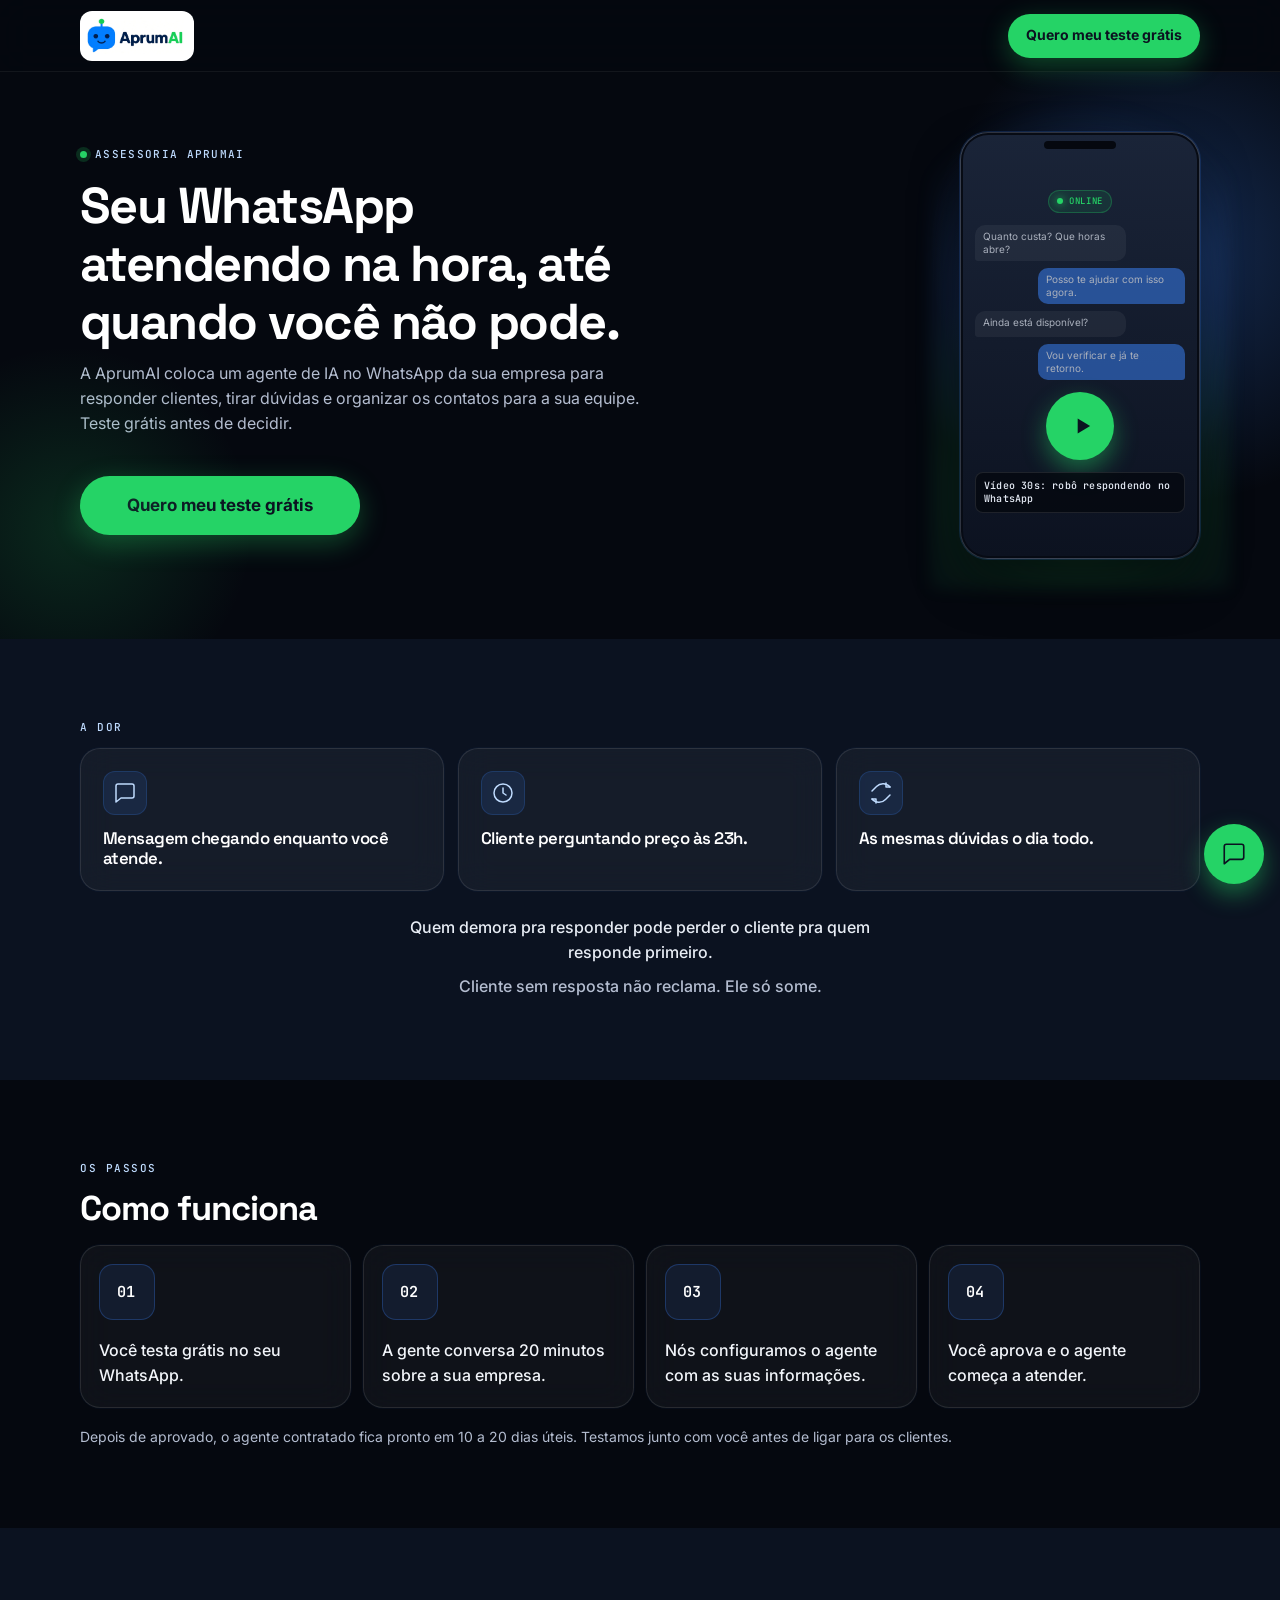
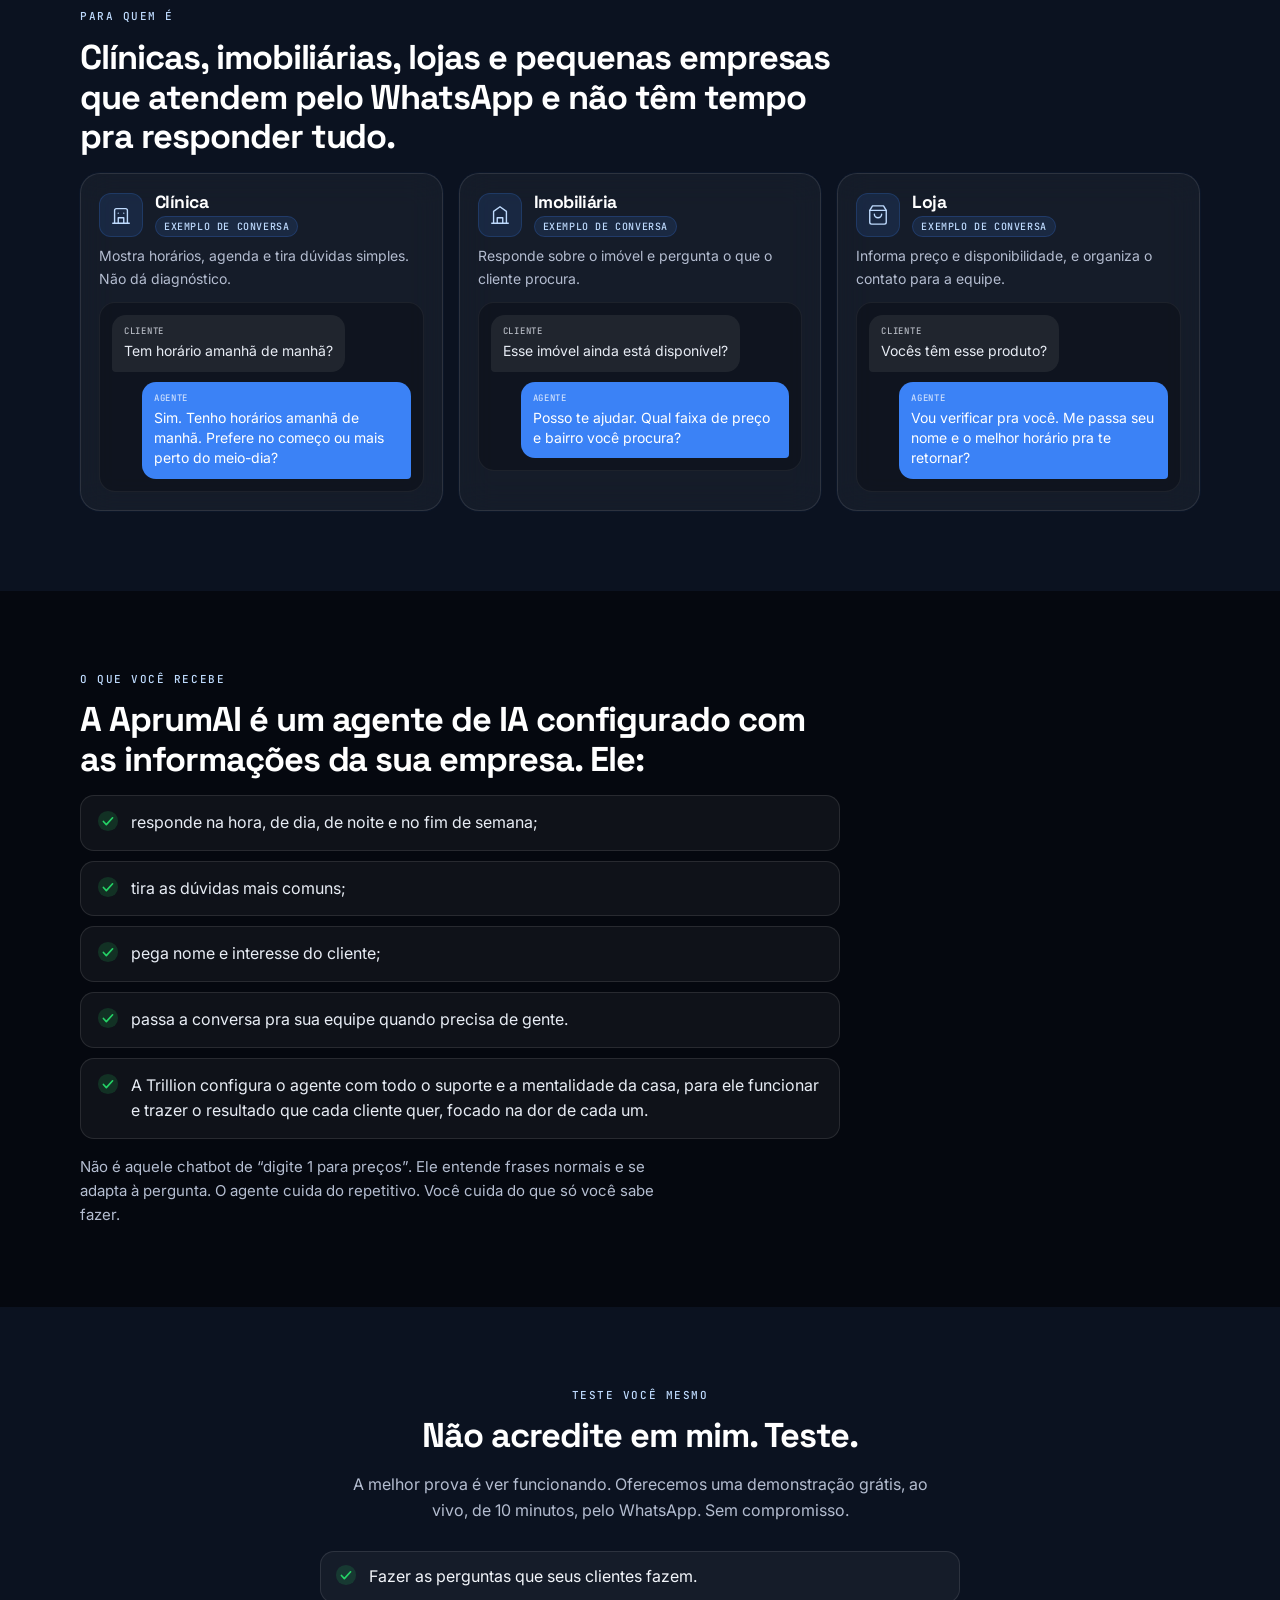
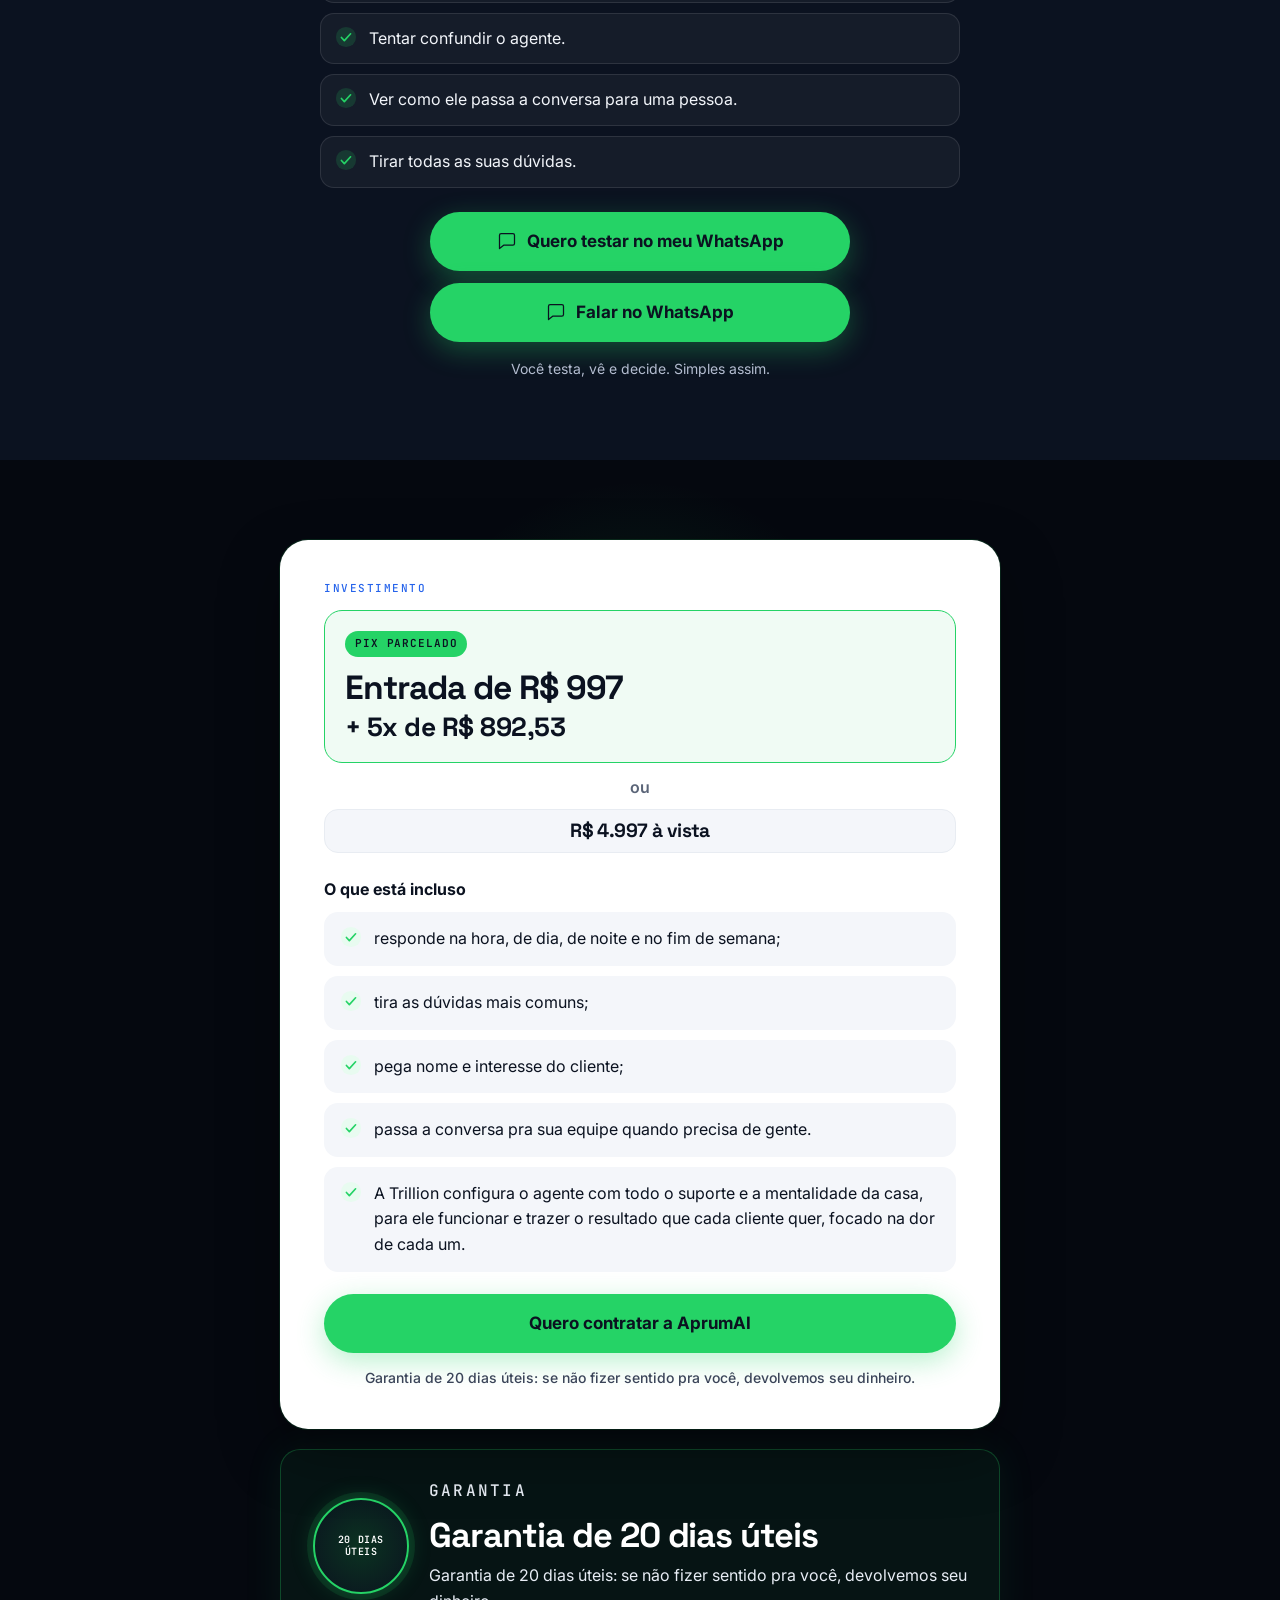
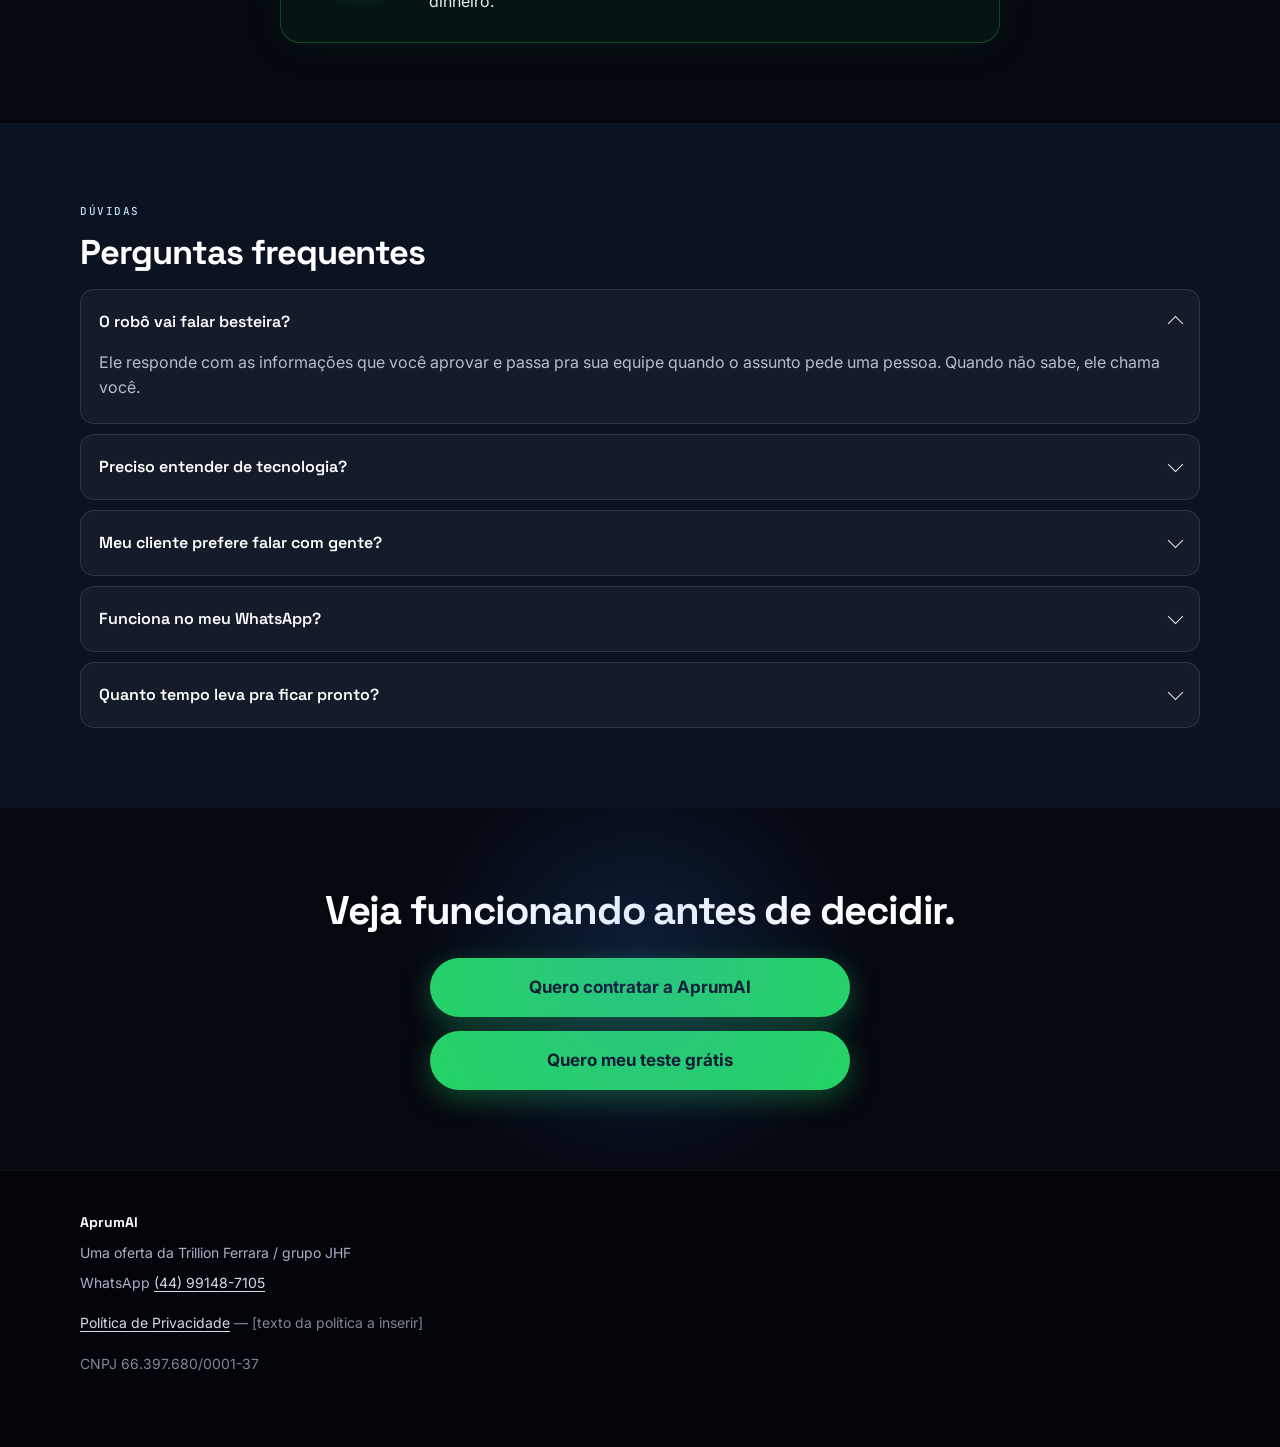
<file: previa-aprumai/index.html>
<!DOCTYPE html>
<html lang="pt-BR">
<head>
  <meta charset="utf-8">
  <meta name="viewport" content="width=device-width, initial-scale=1, viewport-fit=cover">
  <title>AprumAI — Seu WhatsApp atendendo na hora</title>
  <meta name="description" content="A AprumAI coloca um agente de IA no WhatsApp da sua empresa para responder clientes, tirar dúvidas e organizar os contatos para a sua equipe. Teste grátis antes de decidir.">
  <meta name="robots" content="noindex, nofollow">
  <link rel="preconnect" href="https://fonts.googleapis.com">
  <link rel="preconnect" href="https://fonts.gstatic.com" crossorigin>
  <link href="https://fonts.googleapis.com/css2?family=Inter:wght@400;500;600;700&family=JetBrains+Mono:wght@400;500;600&family=Space+Grotesk:wght@500;600;700&display=swap" rel="stylesheet">
  <style>
    :root {
      --bg: #05080F;
      --navy: #0B1220;
      --navy-2: #101828;
      --white: #FFFFFF;
      --gray: #F4F6FA;
      --green: #25D366;
      --green-hover: #1FBA5A;
      --blue: #3B82F6;
      --text: #F2F5FA;
      --muted: #B4BDD0;
      --pending-bg: #2A2410;
      --pending-border: #C4A035;
      --pending-text: #F3E3A8;
      --glass: rgba(255,255,255,0.045);
      --glass-border: rgba(255,255,255,0.10);
      --radius: 20px;
      --radius-sm: 14px;
      --header-h: 64px;
      --fab-size: 60px;
      --glow: 0 8px 28px rgba(37, 211, 102, 0.32);
    }
    * { box-sizing: border-box; margin: 0; padding: 0; }
    html { scroll-behavior: smooth; }
    body {
      font-family: Inter, system-ui, -apple-system, sans-serif;
      font-size: 16px;
      line-height: 1.6;
      color: var(--text);
      background: var(--bg);
      -webkit-font-smoothing: antialiased;
      text-rendering: optimizeLegibility;
    }
    img { max-width: 100%; display: block; }
    a { color: inherit; }
    button, .btn { font-family: inherit; }

    h1, h2, h3, .price, .price-installments, .price-cash {
      font-family: "Space Grotesk", Inter, sans-serif;
      line-height: 1.15;
      letter-spacing: -0.03em;
    }
    .mono, .kicker, .eyebrow, .step-num, .who-tag, .bubble .who-label,
    .pay-badge, .status-tag, .placeholder-label, .video-label, .seal span {
      font-family: "JetBrains Mono", ui-monospace, monospace;
    }

    .wrap { width: min(1120px, calc(100% - 40px)); margin-inline: auto; }
    .visually-hidden {
      position: absolute; width: 1px; height: 1px; padding: 0; margin: -1px;
      overflow: hidden; clip: rect(0,0,0,0); white-space: nowrap; border: 0;
    }

    /* Header */
    .header {
      position: sticky; top: 0; z-index: 40;
      height: var(--header-h);
      background: rgba(5, 8, 15, 0.78);
      backdrop-filter: blur(18px) saturate(1.2);
      border-bottom: 1px solid rgba(255,255,255,0.06);
    }
    .header-inner {
      width: min(1120px, calc(100% - 32px));
      margin: 0 auto; height: 100%;
      display: flex; align-items: center; justify-content: space-between; gap: 16px;
    }
    .logo-chip {
      display: flex; align-items: center;
      background: #fff;
      border-radius: 12px;
      padding: 4px 10px 4px 6px;
      height: 44px;
    }
    .logo { height: 34px; width: auto; max-width: 200px; object-fit: contain; object-position: left center; }
    .btn.header-cta { display: none; }

    /* Buttons — all solid green */
    .btn {
      display: inline-flex; align-items: center; justify-content: center; gap: 10px;
      min-height: 54px; padding: 14px 24px; border-radius: 999px;
      font-size: 16px; font-weight: 700; text-decoration: none;
      border: 0; cursor: pointer; text-align: center;
      background: var(--green); color: var(--navy);
      box-shadow: var(--glow);
      transition: transform .15s ease, background .15s ease, box-shadow .15s ease;
    }
    .btn:hover { background: var(--green-hover); transform: translateY(-1px); }
    .btn:focus-visible { outline: 3px solid var(--blue); outline-offset: 3px; }
    .btn-lg { min-height: 58px; padding: 16px 28px; font-size: 17px; width: 100%; }
    .btn-full { width: 100%; }

    /* Hero */
    .hero {
      background: var(--bg);
      padding: 20px 0 56px;
      position: relative;
      overflow: hidden;
    }
    .hero::before, .hero::after {
      content: ""; position: absolute; pointer-events: none; border-radius: 50%;
    }
    .hero::before {
      width: 520px; height: 520px; right: -160px; top: -80px;
      background: radial-gradient(circle, rgba(59,130,246,0.28), transparent 68%);
    }
    .hero::after {
      width: 380px; height: 380px; left: -120px; bottom: -80px;
      background: radial-gradient(circle, rgba(37,211,102,0.16), transparent 68%);
    }
    .hero-grid {
      position: relative;
      display: flex; flex-direction: column; align-items: center;
      gap: 16px; text-align: center;
    }
    .hero-copy { width: 100%; }
    .eyebrow {
      display: inline-flex; align-items: center; gap: 8px;
      font-size: 11px; font-weight: 500; letter-spacing: 0.12em; text-transform: uppercase;
      color: #BFDBFE; margin-bottom: 14px;
    }
    .eyebrow .dot {
      width: 7px; height: 7px; border-radius: 50%;
      background: var(--green);
      box-shadow: 0 0 0 4px rgba(37,211,102,0.18);
    }
    .hero h1 {
      font-size: clamp(1.55rem, 6vw, 3.35rem); font-weight: 700;
      max-width: 18ch; margin: 0 auto 10px; color: #fff;
    }
    .hero .sub {
      font-size: 16px; line-height: 1.45; color: var(--muted);
      max-width: 36em; margin: 0 auto;
    }
    .device-wrap { margin: 4px 0 0; position: relative; }
    .device-glow {
      position: absolute; inset: -30px; pointer-events: none;
      background:
        radial-gradient(circle at 50% 40%, rgba(59,130,246,0.35), transparent 60%),
        radial-gradient(circle at 50% 80%, rgba(37,211,102,0.22), transparent 55%);
      filter: blur(8px);
    }
    .device {
      width: 178px; aspect-ratio: 9 / 16;
      background: linear-gradient(180deg, #1A2438 0%, #0C1220 100%);
      border: 1px solid rgba(255,255,255,0.14);
      border-radius: 28px;
      box-shadow:
        0 0 0 1px rgba(59,130,246,0.18),
        0 24px 50px rgba(0,0,0,0.45),
        inset 0 0 0 2px #070B14;
      position: relative; overflow: hidden; margin: 0 auto;
    }
    .device-notch {
      position: absolute; top: 8px; left: 50%; transform: translateX(-50%);
      width: 72px; height: 8px; background: #05080F; border-radius: 8px; z-index: 2;
    }
    .device-screen {
      position: absolute; inset: 0;
      display: flex; flex-direction: column; align-items: center; justify-content: center;
      padding: 28px 14px 16px; gap: 12px;
    }
    .status-tag {
      font-size: 9px; font-weight: 500; letter-spacing: 0.08em; text-transform: uppercase;
      white-space: nowrap;
      color: var(--green);
      background: rgba(37,211,102,0.1);
      border: 1px solid rgba(37,211,102,0.28);
      border-radius: 999px; padding: 3px 8px;
      display: inline-flex; align-items: center; gap: 6px;
    }
    .status-tag i {
      width: 6px; height: 6px; border-radius: 50%; background: var(--green);
      box-shadow: 0 0 8px var(--green); font-style: normal;
    }
    .chat-preview { width: 100%; display: flex; flex-direction: column; gap: 7px; opacity: 0.7; pointer-events: none; }
    .chat-preview .b { min-height: 22px; border-radius: 10px; padding: 5px 8px; font-size: 8px; line-height: 1.3; color: #E8EEF8; text-align: left; }
    .chat-preview .in { background: rgba(255,255,255,0.08); align-self: flex-start; width: 72%; border-bottom-left-radius: 3px; }
    .chat-preview .out { background: rgba(59,130,246,0.75); align-self: flex-end; width: 70%; border-bottom-right-radius: 3px; }
    .play-btn {
      width: 60px; height: 60px; border-radius: 50%;
      background: var(--green); color: var(--navy); border: 0;
      display: grid; place-items: center;
      box-shadow: 0 10px 24px rgba(37,211,102,0.45);
      flex-shrink: 0; position: relative; z-index: 1;
    }
    .play-btn svg { margin-left: 3px; }
    .video-label {
      position: relative; z-index: 1;
      font-size: 9px; font-weight: 500; letter-spacing: 0.02em; line-height: 1.35;
      color: #E8EEF8;
      background: rgba(5,8,15,0.78);
      border: 1px solid rgba(255,255,255,0.1);
      border-radius: 8px; padding: 6px 8px; max-width: 100%;
    }
    .hero-cta { width: calc(100% - 76px); max-width: 420px; margin-top: 8px; align-self: start; }

    /* Sections */
    section { padding: 64px 0; position: relative; }
    .kicker {
      font-size: 11px; font-weight: 500; letter-spacing: 0.14em; text-transform: uppercase;
      color: #BFDBFE; margin-bottom: 12px;
    }
    .section-title {
      font-size: clamp(1.45rem, 4vw, 2.15rem); font-weight: 700;
      margin-bottom: 16px; max-width: 22em; color: #fff;
    }
    .lede { color: var(--muted); font-size: 16px; max-width: 38em; margin-bottom: 28px; }
    .center { text-align: center; }
    .center .lede, .center .section-title, .center .kicker { margin-inline: auto; }

    .glass {
      background: var(--glass);
      backdrop-filter: blur(16px);
      border: 1px solid var(--glass-border);
      border-radius: var(--radius);
      box-shadow: 0 0 0 1px rgba(59,130,246,0.04);
    }

    /* Pain */
    .pain { background: var(--navy); }
    .cards-3 { display: grid; gap: 14px; }
    .card { padding: 22px; }
    .icon-wrap {
      width: 44px; height: 44px; border-radius: 12px;
      display: grid; place-items: center;
      background: rgba(59,130,246,0.12);
      color: #BFDBFE; margin-bottom: 14px;
      border: 1px solid rgba(59,130,246,0.2);
    }
    .card h3 { font-size: 1.05rem; font-weight: 600; color: #fff; }
    .pain-close {
      margin: 24px auto 0; text-align: center; font-weight: 500;
      color: #E8EDF5; font-size: 16px; max-width: 30em;
    }
    .pain-close em { font-style: normal; color: var(--muted); display: block; margin-top: 8px; }

    /* Steps */
    .steps { display: grid; gap: 12px; }
    .step {
      display: grid; grid-template-columns: 56px 1fr; gap: 14px; align-items: start;
      padding: 18px;
    }
    .step-num {
      width: 56px; height: 56px; border-radius: 14px;
      background: rgba(59,130,246,0.1);
      border: 1px solid rgba(59,130,246,0.28);
      color: #fff; display: grid; place-items: center;
      font-size: 0.95rem; font-weight: 600; letter-spacing: 0.04em;
    }
    .step p { font-size: 16px; font-weight: 500; padding-top: 14px; color: #F2F5FA; }
    .note { margin-top: 18px; color: var(--muted); font-size: 14px; }

    /* Who */
    .who { background: var(--navy); }
    .who-grid { display: grid; gap: 16px; }
    .who-card { padding: 18px; }
    .who-card header { display: flex; align-items: center; gap: 12px; margin-bottom: 14px; }
    .who-card h3 { font-size: 1.1rem; color: #fff; }
    .who-tag {
      font-size: 10px; font-weight: 500; letter-spacing: 0.06em; text-transform: uppercase;
      color: #BFDBFE; background: rgba(59,130,246,0.12);
      border: 1px solid rgba(59,130,246,0.22);
      border-radius: 999px; padding: 3px 8px;
    }
    .who-line { color: var(--muted); font-size: 14px; margin: -6px 0 12px; }
    .mini-chat {
      background: rgba(0,0,0,0.25);
      border: 1px solid rgba(255,255,255,0.06);
      border-radius: 16px; padding: 12px; display: flex; flex-direction: column; gap: 10px;
    }
    .bubble { max-width: 90%; padding: 10px 12px; border-radius: 14px; font-size: 14px; line-height: 1.45; }
    .bubble.client {
      align-self: flex-start; background: rgba(255,255,255,0.07);
      color: #E8EDF5; border-bottom-left-radius: 4px;
    }
    .bubble.agent {
      align-self: flex-end; background: var(--blue); color: #fff;
      border-bottom-right-radius: 4px;
    }
    .bubble .who-label {
      display: block; font-size: 9px; font-weight: 500; letter-spacing: 0.08em;
      text-transform: uppercase; margin-bottom: 3px; opacity: 0.75;
    }

    /* Checklist */
    .checks { list-style: none; display: grid; gap: 10px; max-width: 760px; }
    .checks li {
      display: grid; grid-template-columns: 22px 1fr; gap: 12px; align-items: start;
      font-size: 16px; padding: 14px 16px;
      background: var(--glass); border: 1px solid var(--glass-border);
      border-radius: 14px; color: #E8EDF5;
    }
    .hint {
      margin-top: 16px; color: var(--muted); font-size: 15px; max-width: 40em;
    }

    /* Demo */
    .demo { background: var(--navy); }
    .demo-list { list-style: none; display: grid; gap: 10px; max-width: 640px; margin: 0 auto 24px; text-align: left; }
    .demo-list li {
      display: grid; grid-template-columns: 22px 1fr; gap: 12px;
      padding: 12px 14px; border-radius: 14px;
      background: var(--glass); border: 1px solid var(--glass-border);
    }

    /* Offer */
    .offer {
      background: var(--bg);
      overflow: hidden;
    }
    .offer::before {
      content: ""; position: absolute; width: 500px; height: 500px;
      left: 50%; top: 0; transform: translateX(-50%);
      background: radial-gradient(circle, rgba(37,211,102,0.14), transparent 65%);
      pointer-events: none;
    }
    .offer-card {
      position: relative;
      background: #fff; color: var(--navy);
      border-radius: 28px; padding: 28px 22px;
      box-shadow: 0 24px 60px rgba(0,0,0,0.35), 0 0 0 1px rgba(37,211,102,0.15);
    }
    .offer-card .kicker { color: #2563EB; }
    .offer-card .section-title { color: var(--navy); }
    .pay-options { margin: 8px 0 24px; }
    .pay-option-featured {
      background: #F0FBF4;
      border: 1.5px solid var(--green);
      border-radius: 18px; padding: 18px 20px;
    }
    .pay-badge {
      display: inline-block; font-size: 11px; font-weight: 600; letter-spacing: 0.08em;
      text-transform: uppercase; color: var(--navy); background: var(--green);
      border-radius: 999px; padding: 4px 10px; margin-bottom: 6px;
    }
    .price { font-size: clamp(1.5rem, 5.4vw, 2.1rem); font-weight: 700; margin: 6px 0 0; color: var(--navy); }
    .price-installments {
      font-size: clamp(1.2rem, 4.4vw, 1.65rem); font-weight: 700;
      margin-top: 4px; letter-spacing: -0.02em; line-height: 1.25;
    }
    .pay-or { text-align: center; color: #5B6578; font-weight: 600; margin: 12px 0 8px; }
    .price-cash {
      font-size: 1.2rem; font-weight: 700; text-align: center; color: var(--navy);
      padding: 10px 12px; border: 1px solid #E8ECF2; border-radius: 14px; background: var(--gray);
    }
    .offer-card .checks li { background: var(--gray); border: 0; color: var(--navy); }
    .offer-card .btn { margin-top: 22px; }
    .offer-note {
      margin: 14px 0 0; font-size: 14px; color: #3A4458; font-weight: 500; text-align: center;
    }

    /* Guarantee */
    .guarantee-row {
      display: flex; gap: 20px; align-items: center;
      margin-top: 20px; padding: 22px;
      background: rgba(37,211,102,0.06);
      border: 1px solid rgba(37,211,102,0.28);
      border-radius: var(--radius);
      box-shadow: 0 0 40px rgba(37,211,102,0.08);
    }
    .seal {
      flex-shrink: 0; width: 96px; height: 96px; border-radius: 50%;
      border: 2px solid var(--green);
      display: grid; place-items: center; text-align: center;
      background: radial-gradient(circle, rgba(37,211,102,0.16), rgba(11,18,32,0.9));
      color: #fff;
      box-shadow: 0 0 0 6px rgba(37,211,102,0.12), 0 0 24px rgba(37,211,102,0.2);
    }
    .seal span {
      font-size: 10px; font-weight: 600; letter-spacing: 0.06em;
      text-transform: uppercase; line-height: 1.25; max-width: 72px;
    }
    .guarantee-row h2 { color: #fff; margin-bottom: 8px; }
    .guarantee-row p { color: #E8EDF5; font-size: 16px; }

    /* FAQ */
    .faq { background: var(--navy); }
    .accordion { display: grid; gap: 10px; }
    details {
      background: var(--glass); border-radius: var(--radius-sm);
      border: 1px solid var(--glass-border); padding: 4px 18px;
    }
    summary {
      cursor: pointer; font-weight: 600; font-family: "Space Grotesk", sans-serif;
      font-size: 16px; list-style: none; display: flex; align-items: center;
      justify-content: space-between; gap: 12px; min-height: 56px; line-height: 1.35; color: #fff;
    }
    summary::-webkit-details-marker { display: none; }
    summary::after {
      content: ""; width: 10px; height: 10px;
      border-right: 1.5px solid #E8EDF5; border-bottom: 1.5px solid #E8EDF5;
      transform: rotate(45deg); flex-shrink: 0; transition: transform .2s ease; margin-top: -4px;
    }
    details[open] summary::after { transform: rotate(225deg); margin-top: 4px; }
    details p { padding: 0 0 18px; color: var(--muted); }
    details .pending-answer {
      color: var(--pending-text); background: var(--pending-bg);
      border: 1px dashed var(--pending-border);
      border-radius: 10px; padding: 12px 14px; margin-bottom: 18px;
    }

    /* Final */
    .final { background: var(--bg); text-align: center; overflow: hidden; }
    .final::before {
      content: ""; position: absolute; width: 600px; height: 400px; left: 50%; top: -40px;
      transform: translateX(-50%); pointer-events: none;
      background: radial-gradient(circle, rgba(59,130,246,0.18), transparent 65%);
    }
    .final h2 {
      font-size: clamp(1.6rem, 4.5vw, 2.5rem); font-weight: 700;
      margin-bottom: 24px; color: #fff;
    }
    .final .btn { width: min(100%, 420px); }
    .final .btn + p { margin-top: 14px; }
    .cta-pair { display: grid; gap: 12px; }
    .cta-pair .btn { width: 100%; }
    .center .cta-pair { margin-inline: auto; }

    /* Footer */
    .footer {
      background: #03050A; color: #A8B0C2;
      padding: 40px 0 120px; font-size: 14px;
      border-top: 1px solid rgba(255,255,255,0.06);
    }
    .footer strong { color: #fff; font-family: "Space Grotesk", sans-serif; }
    .footer a { color: #D5DBE6; text-decoration: underline; text-underline-offset: 3px; }
    .footer p { margin-bottom: 8px; }
    .footer .legal { margin-top: 18px; color: #7E8798; }

    /* FAB */
    .fab {
      position: fixed;
      right: max(16px, env(safe-area-inset-right));
      bottom: max(16px, env(safe-area-inset-bottom));
      width: var(--fab-size); height: var(--fab-size); border-radius: 50%;
      background: var(--green); color: var(--navy);
      display: grid; place-items: center;
      box-shadow: 0 10px 24px rgba(37,211,102,0.45);
      z-index: 50; text-decoration: none;
    }
    .fab:focus-visible { outline: 3px solid var(--blue); outline-offset: 3px; }
    .fab:hover { background: var(--green-hover); }

    @media (min-width: 768px) {
      .header { --header-h: 72px; }
      .btn.header-cta { display: inline-flex; min-height: 44px; padding: 8px 18px; font-size: 14px; width: auto; }
      .logo { height: 38px; max-width: 230px; }
      .logo-chip { height: 50px; }
      .hero { padding: 56px 0 80px; }
      .hero-grid {
        display: grid;
        grid-template-columns: 1fr auto;
        grid-template-areas: "copy device" "cta device";
        align-items: center; text-align: left; justify-items: start;
        gap: 20px 56px;
      }
      .hero-copy { grid-area: copy; }
      .device-wrap { grid-area: device; }
      .hero-cta { grid-area: cta; margin-top: 8px; width: auto; min-width: 280px; align-self: start; }
      .hero h1 { margin-left: 0; font-size: 3.15rem; }
      .hero .sub { margin-left: 0; line-height: 1.55; }
      .device { width: 240px; }
      .play-btn { width: 68px; height: 68px; }
      .chat-preview .b { font-size: 10px; min-height: 26px; }
      .video-label { font-size: 10px; }
      .cards-3, .who-grid { grid-template-columns: repeat(3, 1fr); }
      .steps { grid-template-columns: 1fr 1fr; }
      .cta-pair { grid-template-columns: 1fr; max-width: 420px; }
      .offer-card { padding: 40px 44px; max-width: 720px; margin: 0 auto; }
      .btn-lg { width: auto; min-width: 280px; }
      .offer-card .btn-lg, .final .btn { width: 100%; }
      .final .btn { width: min(100%, 420px); }
      section { padding: 80px 0; }
      .footer { padding-bottom: 64px; }
      .guarantee-row { max-width: 720px; margin: 20px auto 0; padding: 28px 32px; }
    }
    @media (min-width: 1024px) {
      .steps { grid-template-columns: repeat(4, 1fr); }
      .step { grid-template-columns: 1fr; justify-items: start; min-height: 100%; }
      .step p { padding-top: 4px; }
    }
  </style>
</head>
<body>
  <header class="header">
    <div class="header-inner">
      <a href="#topo" class="logo-chip" aria-label="AprumAI — início">
        <img class="logo" src="logo-aprumai.jpg" width="1180" height="456" alt="AprumAI">
      </a>
      <a class="btn header-cta" href="https://wa.me/5544991487105?text=Ol%C3%A1%2C%20Jose%21%20Vim%20pela%20p%C3%A1gina%20da%20AprumAI%20e%20quero%20meu%20teste%20gr%C3%A1tis%20do%20agente%20de%20IA%20no%20WhatsApp." target="_blank" rel="noopener noreferrer">Quero meu teste grátis</a>
    </div>
  </header>

  <main id="topo">
    <section class="hero" id="hero">
      <div class="wrap hero-grid">
        <div class="hero-copy">
          <p class="eyebrow"><span class="dot" aria-hidden="true"></span> Assessoria AprumAI</p>
          <h1>Seu WhatsApp atendendo na hora, até quando você não pode.</h1>
          <p class="sub">A AprumAI coloca um agente de IA no WhatsApp da sua empresa para responder clientes, tirar dúvidas e organizar os contatos para a sua equipe. Teste grátis antes de decidir.</p>
        </div>
        <div class="device-wrap">
          <div class="device-glow" aria-hidden="true"></div>
          <div class="device" role="img" aria-label="Vídeo 30s: robô respondendo no WhatsApp">
            <div class="device-notch" aria-hidden="true"></div>
            <div class="device-screen">
              <span class="status-tag"><i></i> online</span>
              <div class="chat-preview" aria-hidden="true">
                <span class="b in">Quanto custa? Que horas abre?</span>
                <span class="b out">Posso te ajudar com isso agora.</span>
                <span class="b in">Ainda está disponível?</span>
                <span class="b out">Vou verificar e já te retorno.</span>
              </div>
              <div class="play-btn" aria-hidden="true">
                <svg width="26" height="26" viewBox="0 0 24 24" fill="currentColor" aria-hidden="true"><path d="M8 5.14v13.72L19.5 12 8 5.14z"/></svg>
              </div>
              <p class="video-label">Vídeo 30s: robô respondendo no WhatsApp</p>
            </div>
          </div>
        </div>
        <a class="btn btn-lg hero-cta" href="https://wa.me/5544991487105?text=Ol%C3%A1%2C%20Jose%21%20Vim%20pela%20p%C3%A1gina%20da%20AprumAI%20e%20quero%20meu%20teste%20gr%C3%A1tis%20do%20agente%20de%20IA%20no%20WhatsApp." target="_blank" rel="noopener noreferrer">Quero meu teste grátis</a>
      </div>
    </section>

    <section class="pain" id="dor">
      <div class="wrap">
        <p class="kicker">A dor</p>
        <h2 class="section-title visually-hidden">A dor</h2>
        <div class="cards-3">
          <article class="card glass">
            <div class="icon-wrap" aria-hidden="true">
              <svg width="24" height="24" fill="none" stroke="currentColor" stroke-width="1.5" stroke-linecap="round" stroke-linejoin="round" viewBox="0 0 24 24"><path d="M21 15a2 2 0 0 1-2 2H8l-5 4V5a2 2 0 0 1 2-2h14a2 2 0 0 1 2 2z"/></svg>
            </div>
            <h3>Mensagem chegando enquanto você atende.</h3>
          </article>
          <article class="card glass">
            <div class="icon-wrap" aria-hidden="true">
              <svg width="24" height="24" fill="none" stroke="currentColor" stroke-width="1.5" stroke-linecap="round" stroke-linejoin="round" viewBox="0 0 24 24"><circle cx="12" cy="12" r="9"/><path d="M12 7v5l3 2"/></svg>
            </div>
            <h3>Cliente perguntando preço às 23h.</h3>
          </article>
          <article class="card glass">
            <div class="icon-wrap" aria-hidden="true">
              <svg width="24" height="24" fill="none" stroke="currentColor" stroke-width="1.5" stroke-linecap="round" stroke-linejoin="round" viewBox="0 0 24 24"><path d="M17 2v4h4"/><path d="M21 6A9 9 0 0 0 7.5 5.5L3 10"/><path d="M7 22v-4H3"/><path d="M3 18a9 9 0 0 0 13.5.5L21 14"/></svg>
            </div>
            <h3>As mesmas dúvidas o dia todo.</h3>
          </article>
        </div>
        <p class="pain-close">Quem demora pra responder pode perder o cliente pra quem responde primeiro.<em>Cliente sem resposta não reclama. Ele só some.</em></p>
      </div>
    </section>

    <section id="como-funciona">
      <div class="wrap">
        <p class="kicker">Os passos</p>
        <h2 class="section-title">Como funciona</h2>
        <div class="steps">
          <article class="step glass">
            <div class="step-num">01</div>
            <p>Você testa grátis no seu WhatsApp.</p>
          </article>
          <article class="step glass">
            <div class="step-num">02</div>
            <p>A gente conversa 20 minutos sobre a sua empresa.</p>
          </article>
          <article class="step glass">
            <div class="step-num">03</div>
            <p>Nós configuramos o agente com as suas informações.</p>
          </article>
          <article class="step glass">
            <div class="step-num">04</div>
            <p>Você aprova e o agente começa a atender.</p>
          </article>
        </div>
        <p class="note">Depois de aprovado, o agente contratado fica pronto em 10 a 20 dias úteis. Testamos junto com você antes de ligar para os clientes.</p>
      </div>
    </section>

    <section class="who" id="para-quem">
      <div class="wrap">
        <p class="kicker">Para quem é</p>
        <h2 class="section-title">Clínicas, imobiliárias, lojas e pequenas empresas que atendem pelo WhatsApp e não têm tempo pra responder tudo.</h2>
        <div class="who-grid">
          <article class="who-card glass">
            <header>
              <div class="icon-wrap" aria-hidden="true" style="margin:0">
                <svg width="22" height="22" fill="none" stroke="currentColor" stroke-width="1.5" stroke-linecap="round" stroke-linejoin="round" viewBox="0 0 24 24"><path d="M19 21V7a2 2 0 0 0-2-2H7a2 2 0 0 0-2 2v14"/><path d="M3 21h18"/><path d="M9 21v-6h6v6"/><path d="M9 10h.01M15 10h.01"/></svg>
              </div>
              <div>
                <h3>Clínica</h3>
                <span class="who-tag">Exemplo de conversa</span>
              </div>
            </header>
            <p class="who-line">Mostra horários, agenda e tira dúvidas simples. Não dá diagnóstico.</p>
            <div class="mini-chat" aria-label="Exemplo de conversa em uma clínica">
              <div class="bubble client"><span class="who-label">Cliente</span>Tem horário amanhã de manhã?</div>
              <div class="bubble agent"><span class="who-label">Agente</span>Sim. Tenho horários amanhã de manhã. Prefere no começo ou mais perto do meio-dia?</div>
            </div>
          </article>
          <article class="who-card glass">
            <header>
              <div class="icon-wrap" aria-hidden="true" style="margin:0">
                <svg width="22" height="22" fill="none" stroke="currentColor" stroke-width="1.5" stroke-linecap="round" stroke-linejoin="round" viewBox="0 0 24 24"><path d="M3 21h18"/><path d="M5 21V8l7-5 7 5v13"/><path d="M9 21v-6h6v6"/></svg>
              </div>
              <div>
                <h3>Imobiliária</h3>
                <span class="who-tag">Exemplo de conversa</span>
              </div>
            </header>
            <p class="who-line">Responde sobre o imóvel e pergunta o que o cliente procura.</p>
            <div class="mini-chat" aria-label="Exemplo de conversa em uma imobiliária">
              <div class="bubble client"><span class="who-label">Cliente</span>Esse imóvel ainda está disponível?</div>
              <div class="bubble agent"><span class="who-label">Agente</span>Posso te ajudar. Qual faixa de preço e bairro você procura?</div>
            </div>
          </article>
          <article class="who-card glass">
            <header>
              <div class="icon-wrap" aria-hidden="true" style="margin:0">
                <svg width="22" height="22" fill="none" stroke="currentColor" stroke-width="1.5" stroke-linecap="round" stroke-linejoin="round" viewBox="0 0 24 24"><path d="M6 2 3 7v13a2 2 0 0 0 2 2h14a2 2 0 0 0 2-2V7l-3-5H6z"/><path d="M3 7h18"/><path d="M16 11a4 4 0 0 1-8 0"/></svg>
              </div>
              <div>
                <h3>Loja</h3>
                <span class="who-tag">Exemplo de conversa</span>
              </div>
            </header>
            <p class="who-line">Informa preço e disponibilidade, e organiza o contato para a equipe.</p>
            <div class="mini-chat" aria-label="Exemplo de conversa em uma loja">
              <div class="bubble client"><span class="who-label">Cliente</span>Vocês têm esse produto?</div>
              <div class="bubble agent"><span class="who-label">Agente</span>Vou verificar pra você. Me passa seu nome e o melhor horário pra te retornar?</div>
            </div>
          </article>
        </div>
      </div>
    </section>

    <section id="o-que-voce-recebe">
      <div class="wrap">
        <p class="kicker">O que você recebe</p>
        <h2 class="section-title">A AprumAI é um agente de IA configurado com as informações da sua empresa. Ele:</h2>
        <ul class="checks">
          <li><svg width="22" height="22" viewBox="0 0 24 24" fill="none" aria-hidden="true"><circle cx="12" cy="12" r="11" fill="rgba(37,211,102,0.16)"/><path d="M7 12.5 10.2 16 17 8.5" stroke="#25D366" stroke-width="1.8" stroke-linecap="round" stroke-linejoin="round"/></svg><span>responde na hora, de dia, de noite e no fim de semana;</span></li>
          <li><svg width="22" height="22" viewBox="0 0 24 24" fill="none" aria-hidden="true"><circle cx="12" cy="12" r="11" fill="rgba(37,211,102,0.16)"/><path d="M7 12.5 10.2 16 17 8.5" stroke="#25D366" stroke-width="1.8" stroke-linecap="round" stroke-linejoin="round"/></svg><span>tira as dúvidas mais comuns;</span></li>
          <li><svg width="22" height="22" viewBox="0 0 24 24" fill="none" aria-hidden="true"><circle cx="12" cy="12" r="11" fill="rgba(37,211,102,0.16)"/><path d="M7 12.5 10.2 16 17 8.5" stroke="#25D366" stroke-width="1.8" stroke-linecap="round" stroke-linejoin="round"/></svg><span>pega nome e interesse do cliente;</span></li>
          <li><svg width="22" height="22" viewBox="0 0 24 24" fill="none" aria-hidden="true"><circle cx="12" cy="12" r="11" fill="rgba(37,211,102,0.16)"/><path d="M7 12.5 10.2 16 17 8.5" stroke="#25D366" stroke-width="1.8" stroke-linecap="round" stroke-linejoin="round"/></svg><span>passa a conversa pra sua equipe quando precisa de gente.</span></li>
          <li><svg width="22" height="22" viewBox="0 0 24 24" fill="none" aria-hidden="true"><circle cx="12" cy="12" r="11" fill="rgba(37,211,102,0.16)"/><path d="M7 12.5 10.2 16 17 8.5" stroke="#25D366" stroke-width="1.8" stroke-linecap="round" stroke-linejoin="round"/></svg><span>A Trillion configura o agente com todo o suporte e a mentalidade da casa, para ele funcionar e trazer o resultado que cada cliente quer, focado na dor de cada um.</span></li>
        </ul>
        <p class="hint">Não é aquele chatbot de “digite 1 para preços”. Ele entende frases normais e se adapta à pergunta. O agente cuida do repetitivo. Você cuida do que só você sabe fazer.</p>
      </div>
    </section>

    <section class="demo" id="teste">
      <div class="wrap center">
        <p class="kicker">Teste você mesmo</p>
        <h2 class="section-title">Não acredite em mim. Teste.</h2>
        <p class="lede">A melhor prova é ver funcionando. Oferecemos uma demonstração grátis, ao vivo, de 10 minutos, pelo WhatsApp. Sem compromisso.</p>
        <ul class="demo-list">
          <li><svg width="22" height="22" viewBox="0 0 24 24" fill="none" aria-hidden="true"><circle cx="12" cy="12" r="11" fill="rgba(37,211,102,0.16)"/><path d="M7 12.5 10.2 16 17 8.5" stroke="#25D366" stroke-width="1.8" stroke-linecap="round" stroke-linejoin="round"/></svg><span>Fazer as perguntas que seus clientes fazem.</span></li>
          <li><svg width="22" height="22" viewBox="0 0 24 24" fill="none" aria-hidden="true"><circle cx="12" cy="12" r="11" fill="rgba(37,211,102,0.16)"/><path d="M7 12.5 10.2 16 17 8.5" stroke="#25D366" stroke-width="1.8" stroke-linecap="round" stroke-linejoin="round"/></svg><span>Tentar confundir o agente.</span></li>
          <li><svg width="22" height="22" viewBox="0 0 24 24" fill="none" aria-hidden="true"><circle cx="12" cy="12" r="11" fill="rgba(37,211,102,0.16)"/><path d="M7 12.5 10.2 16 17 8.5" stroke="#25D366" stroke-width="1.8" stroke-linecap="round" stroke-linejoin="round"/></svg><span>Ver como ele passa a conversa para uma pessoa.</span></li>
          <li><svg width="22" height="22" viewBox="0 0 24 24" fill="none" aria-hidden="true"><circle cx="12" cy="12" r="11" fill="rgba(37,211,102,0.16)"/><path d="M7 12.5 10.2 16 17 8.5" stroke="#25D366" stroke-width="1.8" stroke-linecap="round" stroke-linejoin="round"/></svg><span>Tirar todas as suas dúvidas.</span></li>
        </ul>
        <div class="cta-pair">
          <a class="btn btn-lg" href="https://wa.me/5544991487105?text=Ol%C3%A1%2C%20Jose%21%20Vim%20pela%20p%C3%A1gina%20da%20AprumAI%20e%20quero%20meu%20teste%20gr%C3%A1tis%20do%20agente%20de%20IA%20no%20WhatsApp." target="_blank" rel="noopener noreferrer"><svg width="20" height="20" viewBox="0 0 24 24" fill="none" stroke="currentColor" stroke-width="1.5" stroke-linecap="round" stroke-linejoin="round" aria-hidden="true"><path d="M21 15a2 2 0 0 1-2 2H8l-5 4V5a2 2 0 0 1 2-2h14a2 2 0 0 1 2 2z"/></svg> Quero testar no meu WhatsApp</a>
          <a class="btn btn-lg" href="https://wa.me/5544991487105?text=Ol%C3%A1%2C%20Jose%21%20Vim%20pela%20p%C3%A1gina%20da%20AprumAI%20e%20quero%20saber%20mais%20sobre%20o%20agente%20de%20IA%20para%20o%20meu%20WhatsApp." target="_blank" rel="noopener noreferrer"><svg width="20" height="20" viewBox="0 0 24 24" fill="none" stroke="currentColor" stroke-width="1.5" stroke-linecap="round" stroke-linejoin="round" aria-hidden="true"><path d="M21 15a2 2 0 0 1-2 2H8l-5 4V5a2 2 0 0 1 2-2h14a2 2 0 0 1 2 2z"/></svg> Falar no WhatsApp</a>
        </div>
        <p class="note" style="margin-top:16px">Você testa, vê e decide. Simples assim.</p>
      </div>
    </section>

    <section class="offer" id="oferta">
      <div class="wrap">
        <div class="offer-card" id="oferta-card">
          <p class="kicker">Investimento</p>
          <h2 class="section-title visually-hidden">Investimento</h2>
          <div class="pay-options">
            <div class="pay-option-featured">
              <span class="pay-badge">Pix parcelado</span>
              <p class="price">Entrada de R$ 997</p>
              <p class="price-installments">+ 5x de R$ 892,53</p>
            </div>
            <p class="pay-or">ou</p>
            <p class="price-cash">R$ 4.997 à vista</p>
          </div>
          <p style="font-weight:700;margin-bottom:10px">O que está incluso</p>
          <ul class="checks">
            <li><svg width="22" height="22" viewBox="0 0 24 24" fill="none" aria-hidden="true"><circle cx="12" cy="12" r="11" fill="#E8FBF0"/><path d="M7 12.5 10.2 16 17 8.5" stroke="#25D366" stroke-width="1.8" stroke-linecap="round" stroke-linejoin="round"/></svg><span>responde na hora, de dia, de noite e no fim de semana;</span></li>
            <li><svg width="22" height="22" viewBox="0 0 24 24" fill="none" aria-hidden="true"><circle cx="12" cy="12" r="11" fill="#E8FBF0"/><path d="M7 12.5 10.2 16 17 8.5" stroke="#25D366" stroke-width="1.8" stroke-linecap="round" stroke-linejoin="round"/></svg><span>tira as dúvidas mais comuns;</span></li>
            <li><svg width="22" height="22" viewBox="0 0 24 24" fill="none" aria-hidden="true"><circle cx="12" cy="12" r="11" fill="#E8FBF0"/><path d="M7 12.5 10.2 16 17 8.5" stroke="#25D366" stroke-width="1.8" stroke-linecap="round" stroke-linejoin="round"/></svg><span>pega nome e interesse do cliente;</span></li>
            <li><svg width="22" height="22" viewBox="0 0 24 24" fill="none" aria-hidden="true"><circle cx="12" cy="12" r="11" fill="#E8FBF0"/><path d="M7 12.5 10.2 16 17 8.5" stroke="#25D366" stroke-width="1.8" stroke-linecap="round" stroke-linejoin="round"/></svg><span>passa a conversa pra sua equipe quando precisa de gente.</span></li>
            <li><svg width="22" height="22" viewBox="0 0 24 24" fill="none" aria-hidden="true"><circle cx="12" cy="12" r="11" fill="#E8FBF0"/><path d="M7 12.5 10.2 16 17 8.5" stroke="#25D366" stroke-width="1.8" stroke-linecap="round" stroke-linejoin="round"/></svg><span>A Trillion configura o agente com todo o suporte e a mentalidade da casa, para ele funcionar e trazer o resultado que cada cliente quer, focado na dor de cada um.</span></li>
          </ul>
          <a class="btn btn-lg btn-full" href="https://wa.me/5544991487105?text=Ol%C3%A1%2C%20Jose%21%20Vim%20pela%20p%C3%A1gina%20da%20AprumAI%20e%20quero%20contratar%20o%20agente%20de%20IA." target="_blank" rel="noopener noreferrer">Quero contratar a AprumAI</a>
          <p class="offer-note">Garantia de 20 dias úteis: se não fizer sentido pra você, devolvemos seu dinheiro.</p>
        </div>

        <div class="guarantee-row" id="garantia">
          <div class="seal" aria-hidden="true"><span>20 dias úteis</span></div>
          <div>
            <p class="kicker">Garantia</p>
            <h2 class="section-title" style="margin-bottom:8px">Garantia de 20 dias úteis</h2>
            <p>Garantia de 20 dias úteis: se não fizer sentido pra você, devolvemos seu dinheiro.</p>
          </div>
        </div>
      </div>
    </section>

    <section class="faq" id="faq">
      <div class="wrap">
        <p class="kicker">Dúvidas</p>
        <h2 class="section-title">Perguntas frequentes</h2>
        <div class="accordion">
          <details open>
            <summary>O robô vai falar besteira?</summary>
            <p>Ele responde com as informações que você aprovar e passa pra sua equipe quando o assunto pede uma pessoa. Quando não sabe, ele chama você.</p>
          </details>
          <details>
            <summary>Preciso entender de tecnologia?</summary>
            <p>Não. A gente configura tudo. Você passa as informações da sua empresa. A configuração fica com a gente.</p>
          </details>
          <details>
            <summary>Meu cliente prefere falar com gente?</summary>
            <p>O agente resolve o simples e as perguntas repetidas. A conversa importante continua com você.</p>
          </details>
          <details>
            <summary>Funciona no meu WhatsApp?</summary>
            <p class="pending-answer">[Confirmar com a Implantação: WhatsApp Business normal ou API.]</p>
          </details>
          <details>
            <summary>Quanto tempo leva pra ficar pronto?</summary>
            <p>De 10 a 20 dias úteis para o agente contratado ficar pronto.</p>
          </details>
        </div>
      </div>
    </section>

    <section class="final" id="cta-final">
      <div class="wrap">
        <h2>Veja funcionando antes de decidir.</h2>
        <a class="btn btn-lg" href="https://wa.me/5544991487105?text=Ol%C3%A1%2C%20Jose%21%20Vim%20pela%20p%C3%A1gina%20da%20AprumAI%20e%20quero%20contratar%20o%20agente%20de%20IA." target="_blank" rel="noopener noreferrer">Quero contratar a AprumAI</a>
        <p>
          <a class="btn btn-lg" href="https://wa.me/5544991487105?text=Ol%C3%A1%2C%20Jose%21%20Vim%20pela%20p%C3%A1gina%20da%20AprumAI%20e%20quero%20meu%20teste%20gr%C3%A1tis%20do%20agente%20de%20IA%20no%20WhatsApp." target="_blank" rel="noopener noreferrer">Quero meu teste grátis</a>
        </p>
      </div>
    </section>
  </main>

  <footer class="footer">
    <div class="wrap">
      <p><strong>AprumAI</strong></p>
      <p>Uma oferta da Trillion Ferrara / grupo JHF</p>
      <p>WhatsApp <a href="https://wa.me/5544991487105?text=Ol%C3%A1%2C%20Jose%21%20Vim%20pela%20p%C3%A1gina%20da%20AprumAI%20e%20quero%20saber%20mais%20sobre%20o%20agente%20de%20IA%20para%20o%20meu%20WhatsApp." target="_blank" rel="noopener noreferrer">(44) 99148-7105</a></p>
      <p class="legal">
        <a href="#privacidade" id="privacidade">Política de Privacidade</a>
        <span> — [texto da política a inserir]</span>
      </p>
      <p class="legal">CNPJ 66.397.680/0001-37</p>
    </div>
  </footer>

  <a class="fab" href="https://wa.me/5544991487105?text=Ol%C3%A1%2C%20Jose%21%20Vim%20pela%20p%C3%A1gina%20da%20AprumAI%20e%20quero%20saber%20mais%20sobre%20o%20agente%20de%20IA%20para%20o%20meu%20WhatsApp." target="_blank" rel="noopener noreferrer" aria-label="Falar no WhatsApp">
    <svg width="26" height="26" viewBox="0 0 24 24" fill="none" stroke="currentColor" stroke-width="1.5" stroke-linecap="round" stroke-linejoin="round" aria-hidden="true"><path d="M21 15a2 2 0 0 1-2 2H8l-5 4V5a2 2 0 0 1 2-2h14a2 2 0 0 1 2 2z"/></svg>
  </a>
</body>
</html>
</file>
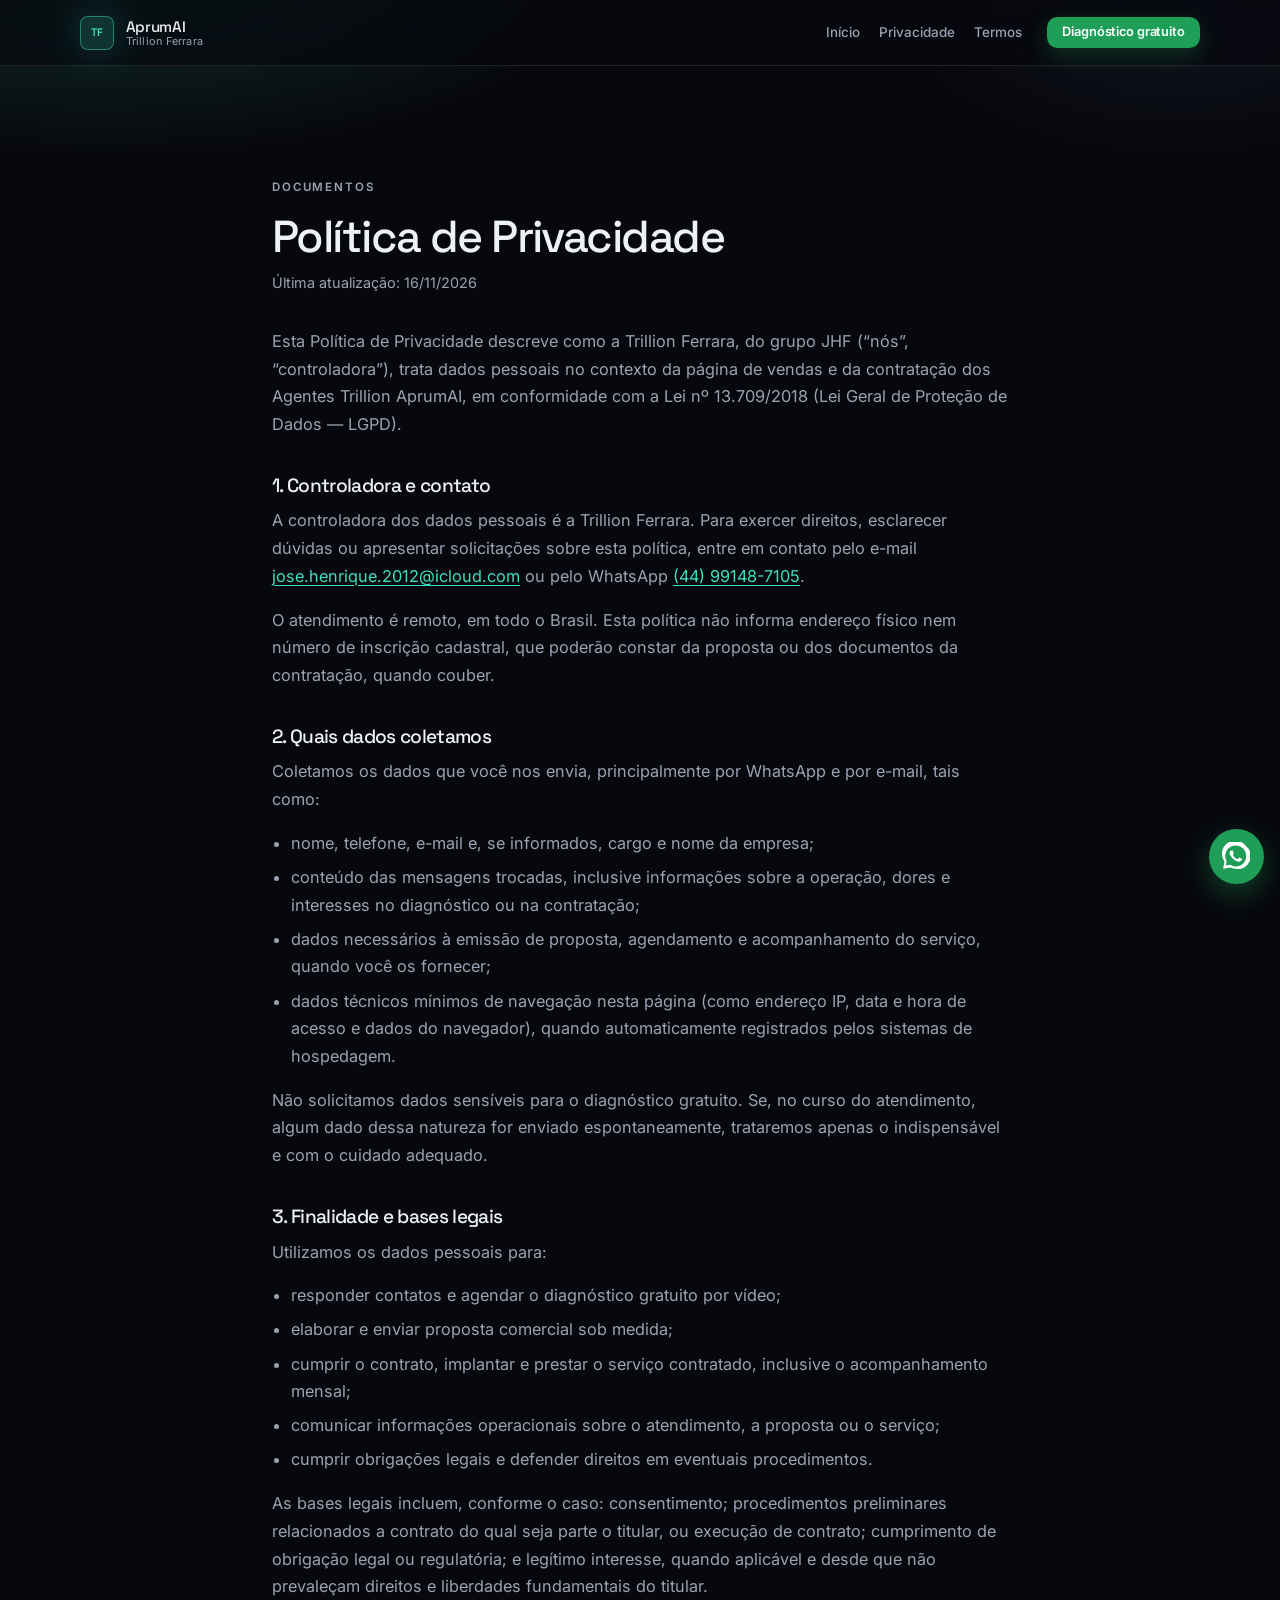
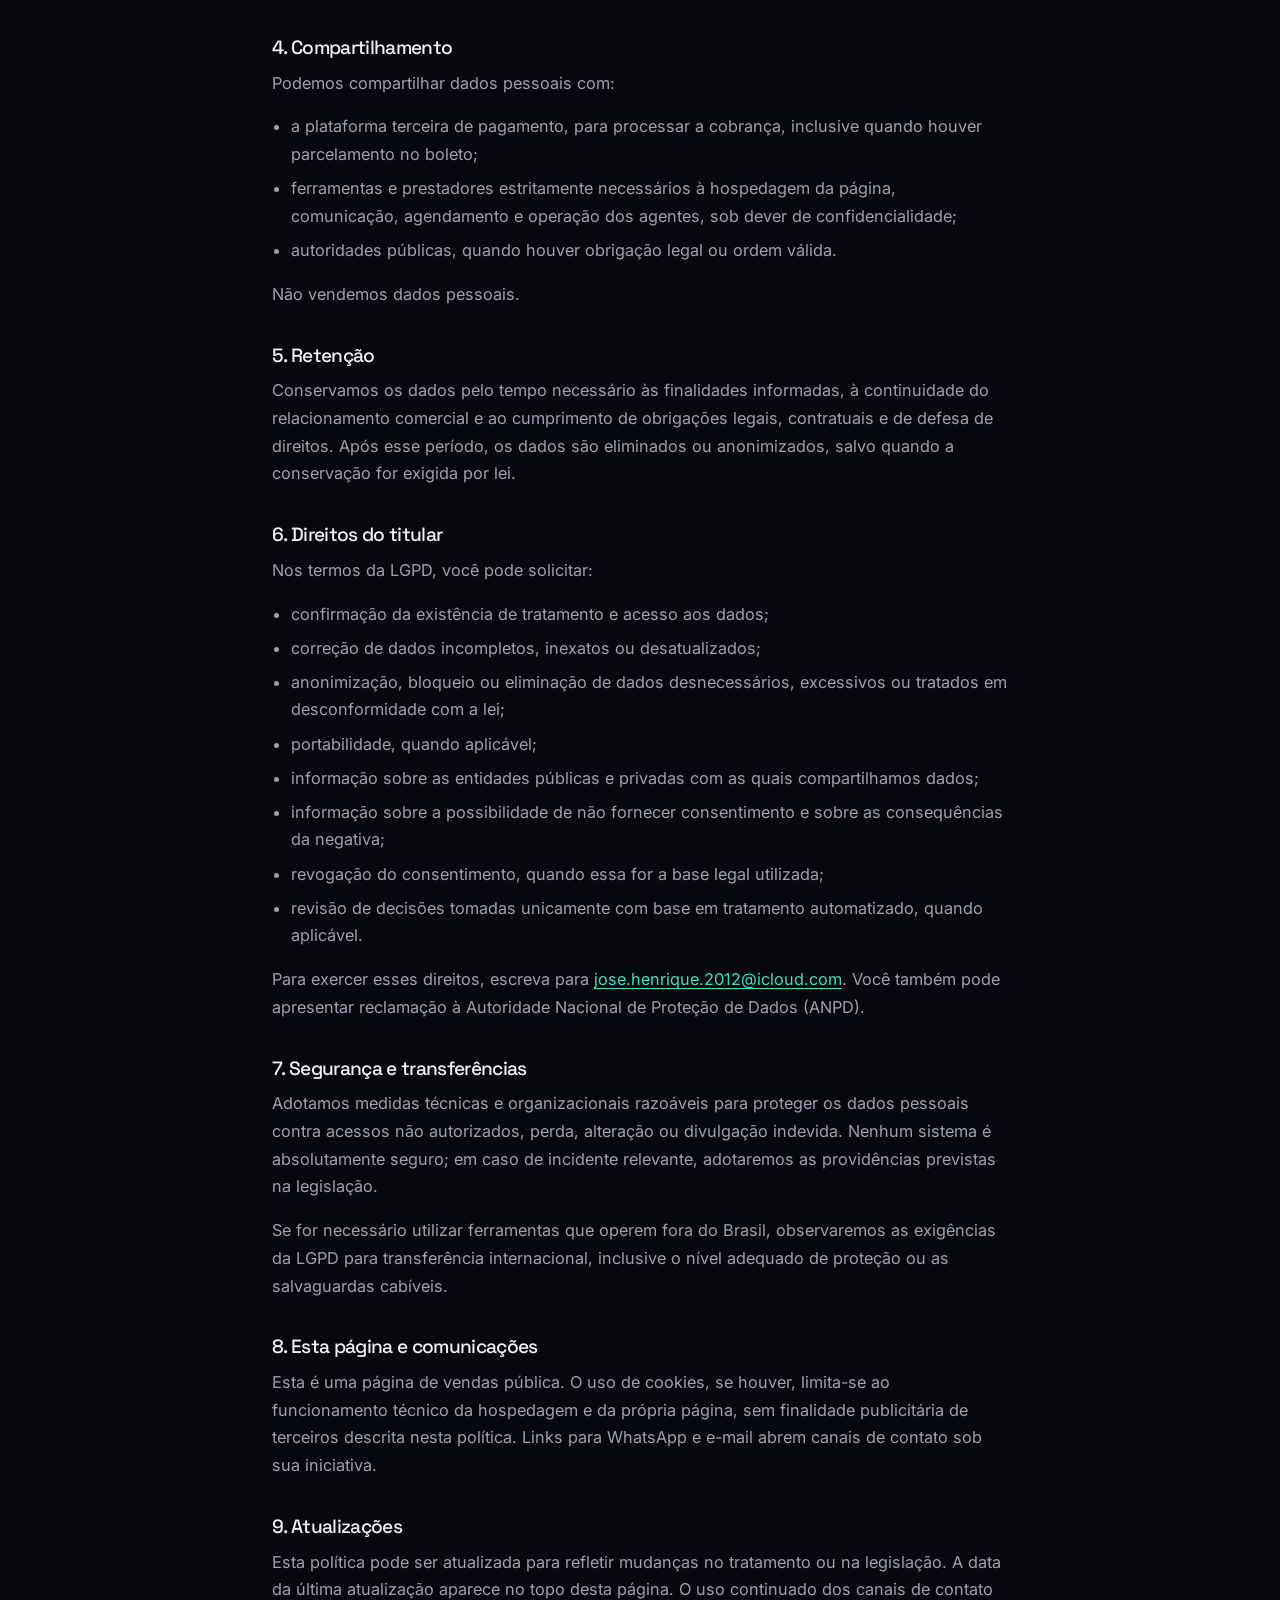
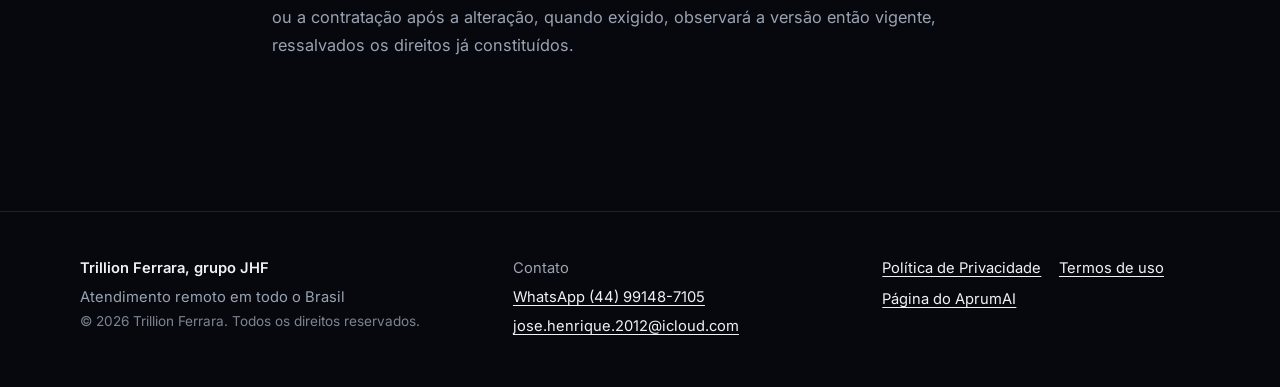
<file: aprumai/privacidade.html>
<!DOCTYPE html>
<html lang="pt-BR">
<head>
  <meta charset="UTF-8">
  <meta name="viewport" content="width=device-width, initial-scale=1.0">
  <title>Política de Privacidade | Agentes Trillion AprumAI</title>
  <meta name="description" content="Política de Privacidade da Trillion Ferrara para o produto Agentes Trillion AprumAI, em conformidade com a LGPD.">
  <meta name="theme-color" content="#07080D">
  <meta name="color-scheme" content="dark">
  <meta name="robots" content="index, follow">
  <link rel="canonical" href="https://josehenrique2012-ui.github.io/trillion-ferrara-site/aprumai/privacidade.html">
  <meta property="og:type" content="website">
  <meta property="og:locale" content="pt_BR">
  <meta property="og:title" content="Política de Privacidade | Agentes Trillion AprumAI">
  <meta property="og:description" content="Política de Privacidade da Trillion Ferrara para o produto Agentes Trillion AprumAI, em conformidade com a LGPD.">
  <meta property="og:url" content="https://josehenrique2012-ui.github.io/trillion-ferrara-site/aprumai/privacidade.html">
  <meta property="og:site_name" content="Trillion Ferrara">
  <link rel="icon" href="assets/favicon.svg" type="image/svg+xml">
  <link rel="preconnect" href="https://fonts.googleapis.com">
  <link rel="preconnect" href="https://fonts.gstatic.com" crossorigin>
  <link rel="stylesheet" href="https://fonts.googleapis.com/css2?family=Inter:wght@400;500;600;700&family=Space+Grotesk:wght@400;500;600;700&display=swap">
  <link rel="stylesheet" href="css/styles.css">
  <script src="js/app.js" defer></script>
</head>
<body>
  <a class="skip-link" href="#conteudo">Ir para o conteúdo</a>

  <header class="header" id="topo">
    <div class="container header__inner">
      <a class="brand" href="index.html">
        <span class="brand__mark" aria-hidden="true">TF</span>
        <span class="brand__text">
          <span class="brand__name">AprumAI</span>
          <span class="brand__sub">Trillion Ferrara</span>
        </span>
      </a>
      <button class="nav-toggle" type="button" aria-expanded="false" aria-controls="menu-principal" aria-label="Abrir menu">
        <span></span><span></span><span></span>
      </button>
      <nav class="nav" id="menu-principal">
        <ul class="nav__list">
          <li><a href="index.html">Início</a></li>
          <li><a href="privacidade.html" aria-current="page">Privacidade</a></li>
          <li><a href="termos.html">Termos</a></li>
        </ul>
        <a class="btn btn--whatsapp btn--sm" href="https://wa.me/5544991487105?text=Ol%C3%A1%21%20Vim%20pela%20p%C3%A1gina%20dos%20Agentes%20Trillion%20AprumAI%20e%20quero%20agendar%20um%20diagn%C3%B3stico%20gratuito%20por%20v%C3%ADdeo." target="_blank" rel="noopener noreferrer">Diagnóstico gratuito</a>
      </nav>
    </div>
  </header>

  <main id="conteudo">
    <article class="container legal">
      <p class="eyebrow">Documentos</p>
      <h1>Política de Privacidade</h1>
      <p class="updated">Última atualização: 16/11/2026</p>

      <p>Esta Política de Privacidade descreve como a Trillion Ferrara, do grupo JHF (“nós”, “controladora”), trata dados pessoais no contexto da página de vendas e da contratação dos Agentes Trillion AprumAI, em conformidade com a Lei nº 13.709/2018 (Lei Geral de Proteção de Dados — LGPD).</p>

      <h2>1. Controladora e contato</h2>
      <p>A controladora dos dados pessoais é a Trillion Ferrara. Para exercer direitos, esclarecer dúvidas ou apresentar solicitações sobre esta política, entre em contato pelo e-mail <a href="mailto:jose.henrique.2012@icloud.com">jose.henrique.2012@icloud.com</a> ou pelo WhatsApp <a href="https://wa.me/5544991487105" target="_blank" rel="noopener noreferrer">(44) 99148-7105</a>.</p>
      <p>O atendimento é remoto, em todo o Brasil. Esta política não informa endereço físico nem número de inscrição cadastral, que poderão constar da proposta ou dos documentos da contratação, quando couber.</p>

      <h2>2. Quais dados coletamos</h2>
      <p>Coletamos os dados que você nos envia, principalmente por WhatsApp e por e-mail, tais como:</p>
      <ul>
        <li>nome, telefone, e-mail e, se informados, cargo e nome da empresa;</li>
        <li>conteúdo das mensagens trocadas, inclusive informações sobre a operação, dores e interesses no diagnóstico ou na contratação;</li>
        <li>dados necessários à emissão de proposta, agendamento e acompanhamento do serviço, quando você os fornecer;</li>
        <li>dados técnicos mínimos de navegação nesta página (como endereço IP, data e hora de acesso e dados do navegador), quando automaticamente registrados pelos sistemas de hospedagem.</li>
      </ul>
      <p>Não solicitamos dados sensíveis para o diagnóstico gratuito. Se, no curso do atendimento, algum dado dessa natureza for enviado espontaneamente, trataremos apenas o indispensável e com o cuidado adequado.</p>

      <h2>3. Finalidade e bases legais</h2>
      <p>Utilizamos os dados pessoais para:</p>
      <ul>
        <li>responder contatos e agendar o diagnóstico gratuito por vídeo;</li>
        <li>elaborar e enviar proposta comercial sob medida;</li>
        <li>cumprir o contrato, implantar e prestar o serviço contratado, inclusive o acompanhamento mensal;</li>
        <li>comunicar informações operacionais sobre o atendimento, a proposta ou o serviço;</li>
        <li>cumprir obrigações legais e defender direitos em eventuais procedimentos.</li>
      </ul>
      <p>As bases legais incluem, conforme o caso: consentimento; procedimentos preliminares relacionados a contrato do qual seja parte o titular, ou execução de contrato; cumprimento de obrigação legal ou regulatória; e legítimo interesse, quando aplicável e desde que não prevaleçam direitos e liberdades fundamentais do titular.</p>

      <h2>4. Compartilhamento</h2>
      <p>Podemos compartilhar dados pessoais com:</p>
      <ul>
        <li>a plataforma terceira de pagamento, para processar a cobrança, inclusive quando houver parcelamento no boleto;</li>
        <li>ferramentas e prestadores estritamente necessários à hospedagem da página, comunicação, agendamento e operação dos agentes, sob dever de confidencialidade;</li>
        <li>autoridades públicas, quando houver obrigação legal ou ordem válida.</li>
      </ul>
      <p>Não vendemos dados pessoais.</p>

      <h2>5. Retenção</h2>
      <p>Conservamos os dados pelo tempo necessário às finalidades informadas, à continuidade do relacionamento comercial e ao cumprimento de obrigações legais, contratuais e de defesa de direitos. Após esse período, os dados são eliminados ou anonimizados, salvo quando a conservação for exigida por lei.</p>

      <h2>6. Direitos do titular</h2>
      <p>Nos termos da LGPD, você pode solicitar:</p>
      <ul>
        <li>confirmação da existência de tratamento e acesso aos dados;</li>
        <li>correção de dados incompletos, inexatos ou desatualizados;</li>
        <li>anonimização, bloqueio ou eliminação de dados desnecessários, excessivos ou tratados em desconformidade com a lei;</li>
        <li>portabilidade, quando aplicável;</li>
        <li>informação sobre as entidades públicas e privadas com as quais compartilhamos dados;</li>
        <li>informação sobre a possibilidade de não fornecer consentimento e sobre as consequências da negativa;</li>
        <li>revogação do consentimento, quando essa for a base legal utilizada;</li>
        <li>revisão de decisões tomadas unicamente com base em tratamento automatizado, quando aplicável.</li>
      </ul>
      <p>Para exercer esses direitos, escreva para <a href="mailto:jose.henrique.2012@icloud.com">jose.henrique.2012@icloud.com</a>. Você também pode apresentar reclamação à Autoridade Nacional de Proteção de Dados (ANPD).</p>

      <h2>7. Segurança e transferências</h2>
      <p>Adotamos medidas técnicas e organizacionais razoáveis para proteger os dados pessoais contra acessos não autorizados, perda, alteração ou divulgação indevida. Nenhum sistema é absolutamente seguro; em caso de incidente relevante, adotaremos as providências previstas na legislação.</p>
      <p>Se for necessário utilizar ferramentas que operem fora do Brasil, observaremos as exigências da LGPD para transferência internacional, inclusive o nível adequado de proteção ou as salvaguardas cabíveis.</p>

      <h2>8. Esta página e comunicações</h2>
      <p>Esta é uma página de vendas pública. O uso de cookies, se houver, limita-se ao funcionamento técnico da hospedagem e da própria página, sem finalidade publicitária de terceiros descrita nesta política. Links para WhatsApp e e-mail abrem canais de contato sob sua iniciativa.</p>

      <h2>9. Atualizações</h2>
      <p>Esta política pode ser atualizada para refletir mudanças no tratamento ou na legislação. A data da última atualização aparece no topo desta página. O uso continuado dos canais de contato ou a contratação após a alteração, quando exigido, observará a versão então vigente, ressalvados os direitos já constituídos.</p>
    </article>
  </main>

  <footer class="footer">
    <div class="container footer__inner">
      <div>
        <strong>Trillion Ferrara, grupo JHF</strong>
        <p>Atendimento remoto em todo o Brasil</p>
        <p class="footer__credit">© 2026 Trillion Ferrara. Todos os direitos reservados.</p>
      </div>
      <div class="footer__contact">
        <span>Contato</span>
        <a href="https://wa.me/5544991487105?text=Ol%C3%A1%21%20Vim%20pela%20p%C3%A1gina%20dos%20Agentes%20Trillion%20AprumAI%20e%20quero%20agendar%20um%20diagn%C3%B3stico%20gratuito%20por%20v%C3%ADdeo." target="_blank" rel="noopener noreferrer">WhatsApp (44) 99148-7105</a>
        <a href="mailto:jose.henrique.2012@icloud.com">jose.henrique.2012@icloud.com</a>
      </div>
      <div class="footer__links">
        <a href="privacidade.html" aria-current="page">Política de Privacidade</a>
        <a href="termos.html">Termos de uso</a>
        <a href="index.html">Página do AprumAI</a>
      </div>
    </div>
  </footer>

  <a class="whatsapp-float" href="https://wa.me/5544991487105?text=Ol%C3%A1%21%20Vim%20pela%20p%C3%A1gina%20dos%20Agentes%20Trillion%20AprumAI%20e%20quero%20agendar%20um%20diagn%C3%B3stico%20gratuito%20por%20v%C3%ADdeo." target="_blank" rel="noopener noreferrer" aria-label="Agendar diagnóstico gratuito por vídeo no WhatsApp">
    <svg viewBox="0 0 24 24" aria-hidden="true" focusable="false"><path fill="currentColor" d="M20.5 3.5A11 11 0 0 0 2.1 16.7L1 23l6.4-1.1A11 11 0 0 0 12 23a11 11 0 0 0 8.5-19.5zM12 21a9 9 0 0 1-4.6-1.3l-.3-.2-3.8.7.7-3.7-.2-.3A9 9 0 1 1 12 21zm5-6.7c-.3-.1-1.6-.8-1.9-.9s-.4-.1-.6.1-.7.9-.8 1-.3.2-.6.1a7.4 7.4 0 0 1-2.2-1.4 8.1 8.1 0 0 1-1.5-1.9c-.2-.3 0-.4.1-.6l.3-.4.2-.3a.5.5 0 0 0 0-.5c0-.1-.6-1.4-.8-1.9s-.4-.4-.6-.4h-.5a1 1 0 0 0-.7.3 2.9 2.9 0 0 0-.9 2.2 5 5 0 0 0 1.1 2.6 11.4 11.4 0 0 0 4.4 3.9 15 15 0 0 0 1.5.5 3.6 3.6 0 0 0 1.6.1 2.7 2.7 0 0 0 1.8-1.3 2.2 2.2 0 0 0 .2-1.3c-.1-.1-.3-.2-.6-.3z"/></svg>
  </a>
</body>
</html>
</file>
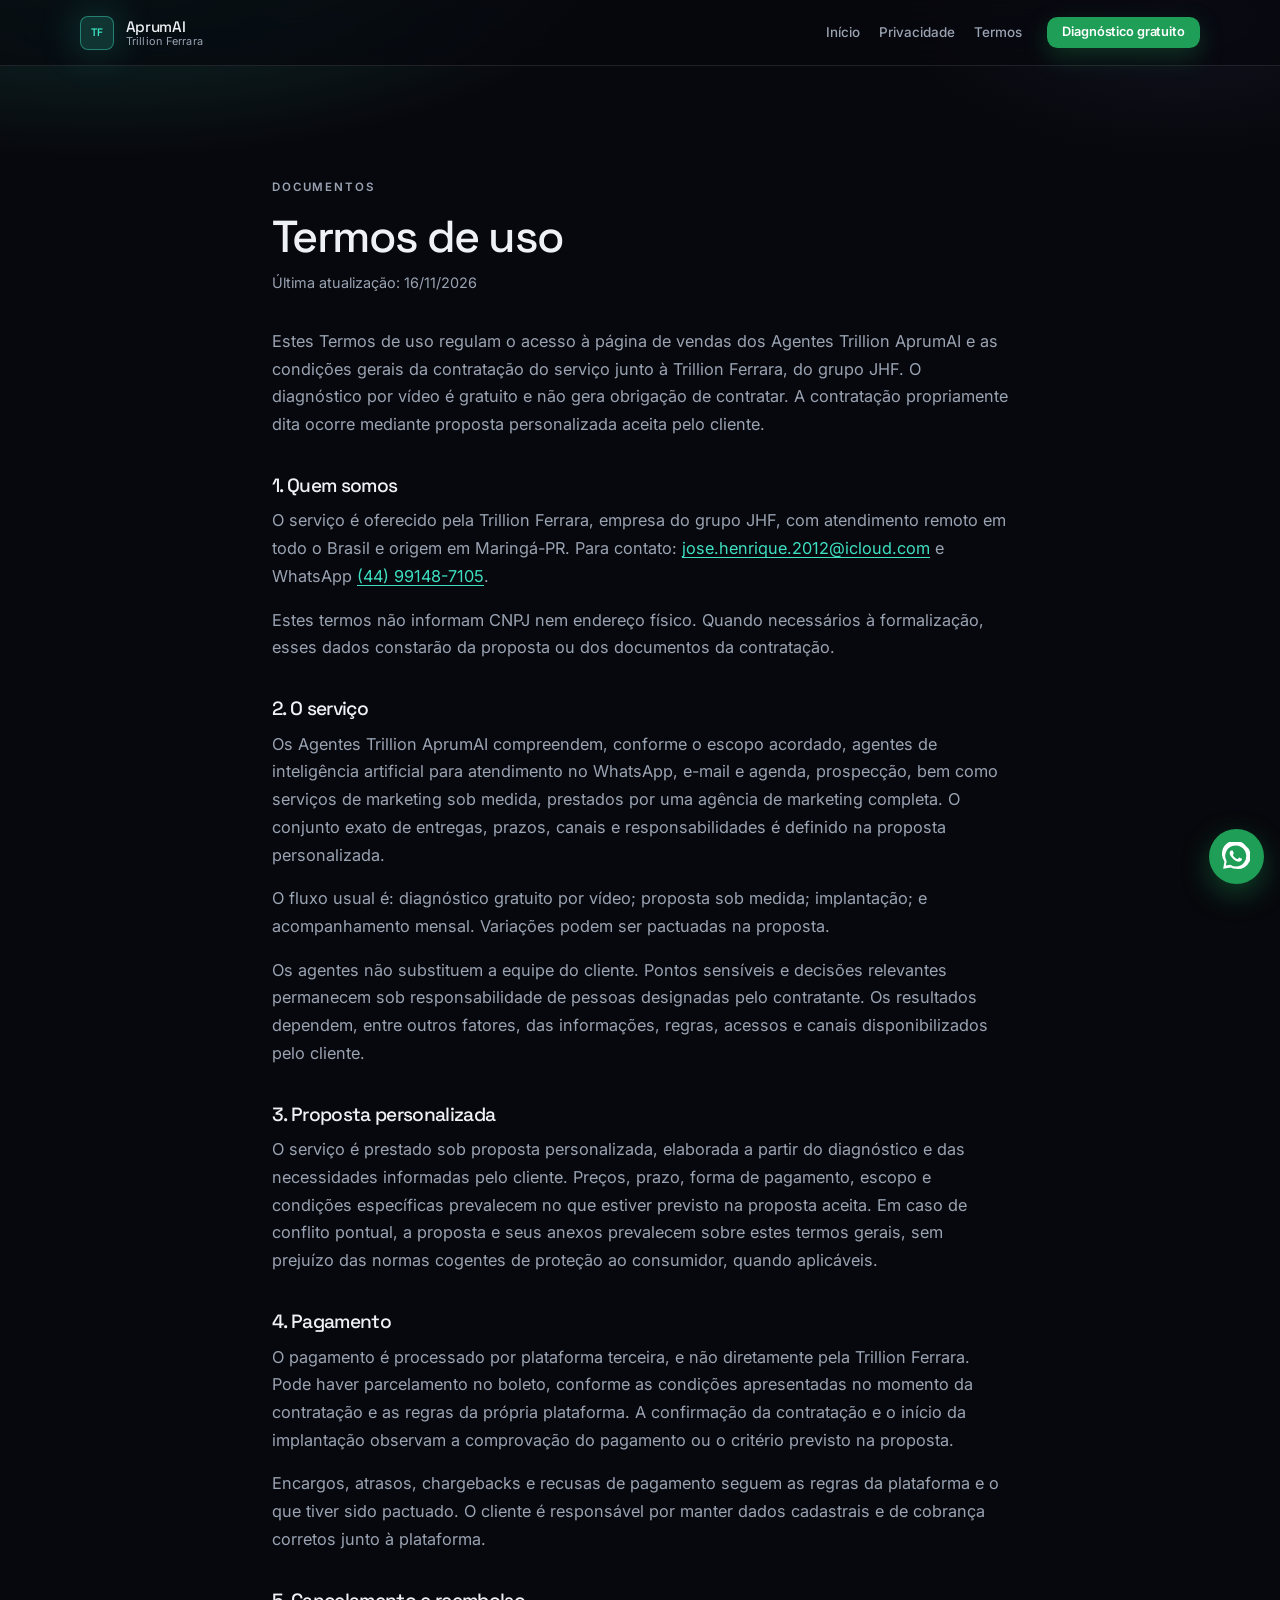
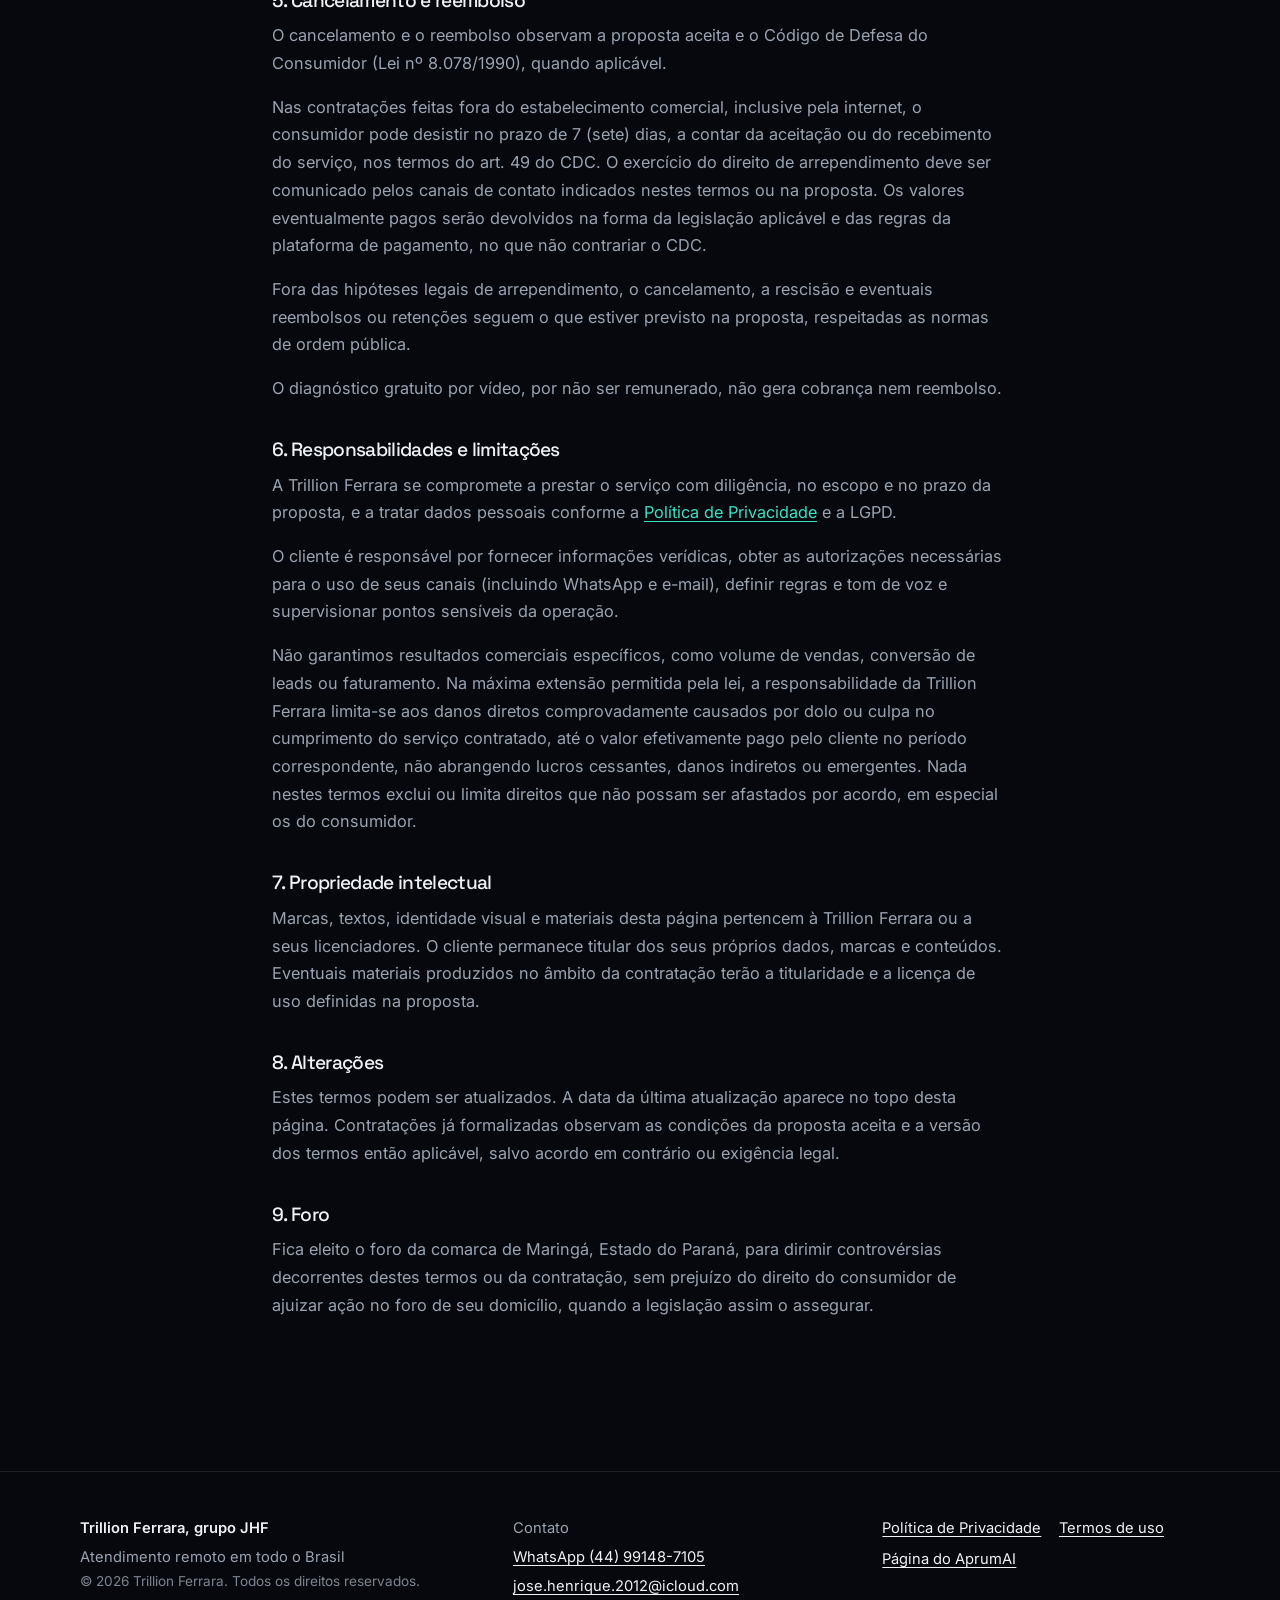
<file: aprumai/termos.html>
<!DOCTYPE html>
<html lang="pt-BR">
<head>
  <meta charset="UTF-8">
  <meta name="viewport" content="width=device-width, initial-scale=1.0">
  <title>Termos de uso | Agentes Trillion AprumAI</title>
  <meta name="description" content="Termos de uso dos Agentes Trillion AprumAI, da Trillion Ferrara: proposta personalizada, pagamento, cancelamento e foro de Maringá-PR.">
  <meta name="theme-color" content="#07080D">
  <meta name="color-scheme" content="dark">
  <meta name="robots" content="index, follow">
  <link rel="canonical" href="https://josehenrique2012-ui.github.io/trillion-ferrara-site/aprumai/termos.html">
  <meta property="og:type" content="website">
  <meta property="og:locale" content="pt_BR">
  <meta property="og:title" content="Termos de uso | Agentes Trillion AprumAI">
  <meta property="og:description" content="Termos de uso dos Agentes Trillion AprumAI, da Trillion Ferrara.">
  <meta property="og:url" content="https://josehenrique2012-ui.github.io/trillion-ferrara-site/aprumai/termos.html">
  <meta property="og:site_name" content="Trillion Ferrara">
  <link rel="icon" href="assets/favicon.svg" type="image/svg+xml">
  <link rel="preconnect" href="https://fonts.googleapis.com">
  <link rel="preconnect" href="https://fonts.gstatic.com" crossorigin>
  <link rel="stylesheet" href="https://fonts.googleapis.com/css2?family=Inter:wght@400;500;600;700&family=Space+Grotesk:wght@400;500;600;700&display=swap">
  <link rel="stylesheet" href="css/styles.css">
  <script src="js/app.js" defer></script>
</head>
<body>
  <a class="skip-link" href="#conteudo">Ir para o conteúdo</a>

  <header class="header" id="topo">
    <div class="container header__inner">
      <a class="brand" href="index.html">
        <span class="brand__mark" aria-hidden="true">TF</span>
        <span class="brand__text">
          <span class="brand__name">AprumAI</span>
          <span class="brand__sub">Trillion Ferrara</span>
        </span>
      </a>
      <button class="nav-toggle" type="button" aria-expanded="false" aria-controls="menu-principal" aria-label="Abrir menu">
        <span></span><span></span><span></span>
      </button>
      <nav class="nav" id="menu-principal">
        <ul class="nav__list">
          <li><a href="index.html">Início</a></li>
          <li><a href="privacidade.html">Privacidade</a></li>
          <li><a href="termos.html" aria-current="page">Termos</a></li>
        </ul>
        <a class="btn btn--whatsapp btn--sm" href="https://wa.me/5544991487105?text=Ol%C3%A1%21%20Vim%20pela%20p%C3%A1gina%20dos%20Agentes%20Trillion%20AprumAI%20e%20quero%20agendar%20um%20diagn%C3%B3stico%20gratuito%20por%20v%C3%ADdeo." target="_blank" rel="noopener noreferrer">Diagnóstico gratuito</a>
      </nav>
    </div>
  </header>

  <main id="conteudo">
    <article class="container legal">
      <p class="eyebrow">Documentos</p>
      <h1>Termos de uso</h1>
      <p class="updated">Última atualização: 16/11/2026</p>

      <p>Estes Termos de uso regulam o acesso à página de vendas dos Agentes Trillion AprumAI e as condições gerais da contratação do serviço junto à Trillion Ferrara, do grupo JHF. O diagnóstico por vídeo é gratuito e não gera obrigação de contratar. A contratação propriamente dita ocorre mediante proposta personalizada aceita pelo cliente.</p>

      <h2>1. Quem somos</h2>
      <p>O serviço é oferecido pela Trillion Ferrara, empresa do grupo JHF, com atendimento remoto em todo o Brasil e origem em Maringá-PR. Para contato: <a href="mailto:jose.henrique.2012@icloud.com">jose.henrique.2012@icloud.com</a> e WhatsApp <a href="https://wa.me/5544991487105" target="_blank" rel="noopener noreferrer">(44) 99148-7105</a>.</p>
      <p>Estes termos não informam CNPJ nem endereço físico. Quando necessários à formalização, esses dados constarão da proposta ou dos documentos da contratação.</p>

      <h2>2. O serviço</h2>
      <p>Os Agentes Trillion AprumAI compreendem, conforme o escopo acordado, agentes de inteligência artificial para atendimento no WhatsApp, e-mail e agenda, prospecção, bem como serviços de marketing sob medida, prestados por uma agência de marketing completa. O conjunto exato de entregas, prazos, canais e responsabilidades é definido na proposta personalizada.</p>
      <p>O fluxo usual é: diagnóstico gratuito por vídeo; proposta sob medida; implantação; e acompanhamento mensal. Variações podem ser pactuadas na proposta.</p>
      <p>Os agentes não substituem a equipe do cliente. Pontos sensíveis e decisões relevantes permanecem sob responsabilidade de pessoas designadas pelo contratante. Os resultados dependem, entre outros fatores, das informações, regras, acessos e canais disponibilizados pelo cliente.</p>

      <h2>3. Proposta personalizada</h2>
      <p>O serviço é prestado sob proposta personalizada, elaborada a partir do diagnóstico e das necessidades informadas pelo cliente. Preços, prazo, forma de pagamento, escopo e condições específicas prevalecem no que estiver previsto na proposta aceita. Em caso de conflito pontual, a proposta e seus anexos prevalecem sobre estes termos gerais, sem prejuízo das normas cogentes de proteção ao consumidor, quando aplicáveis.</p>

      <h2>4. Pagamento</h2>
      <p>O pagamento é processado por plataforma terceira, e não diretamente pela Trillion Ferrara. Pode haver parcelamento no boleto, conforme as condições apresentadas no momento da contratação e as regras da própria plataforma. A confirmação da contratação e o início da implantação observam a comprovação do pagamento ou o critério previsto na proposta.</p>
      <p>Encargos, atrasos, chargebacks e recusas de pagamento seguem as regras da plataforma e o que tiver sido pactuado. O cliente é responsável por manter dados cadastrais e de cobrança corretos junto à plataforma.</p>

      <h2>5. Cancelamento e reembolso</h2>
      <p>O cancelamento e o reembolso observam a proposta aceita e o Código de Defesa do Consumidor (Lei nº 8.078/1990), quando aplicável.</p>
      <p>Nas contratações feitas fora do estabelecimento comercial, inclusive pela internet, o consumidor pode desistir no prazo de 7 (sete) dias, a contar da aceitação ou do recebimento do serviço, nos termos do art. 49 do CDC. O exercício do direito de arrependimento deve ser comunicado pelos canais de contato indicados nestes termos ou na proposta. Os valores eventualmente pagos serão devolvidos na forma da legislação aplicável e das regras da plataforma de pagamento, no que não contrariar o CDC.</p>
      <p>Fora das hipóteses legais de arrependimento, o cancelamento, a rescisão e eventuais reembolsos ou retenções seguem o que estiver previsto na proposta, respeitadas as normas de ordem pública.</p>
      <p>O diagnóstico gratuito por vídeo, por não ser remunerado, não gera cobrança nem reembolso.</p>

      <h2>6. Responsabilidades e limitações</h2>
      <p>A Trillion Ferrara se compromete a prestar o serviço com diligência, no escopo e no prazo da proposta, e a tratar dados pessoais conforme a <a href="privacidade.html">Política de Privacidade</a> e a LGPD.</p>
      <p>O cliente é responsável por fornecer informações verídicas, obter as autorizações necessárias para o uso de seus canais (incluindo WhatsApp e e-mail), definir regras e tom de voz e supervisionar pontos sensíveis da operação.</p>
      <p>Não garantimos resultados comerciais específicos, como volume de vendas, conversão de leads ou faturamento. Na máxima extensão permitida pela lei, a responsabilidade da Trillion Ferrara limita-se aos danos diretos comprovadamente causados por dolo ou culpa no cumprimento do serviço contratado, até o valor efetivamente pago pelo cliente no período correspondente, não abrangendo lucros cessantes, danos indiretos ou emergentes. Nada nestes termos exclui ou limita direitos que não possam ser afastados por acordo, em especial os do consumidor.</p>

      <h2>7. Propriedade intelectual</h2>
      <p>Marcas, textos, identidade visual e materiais desta página pertencem à Trillion Ferrara ou a seus licenciadores. O cliente permanece titular dos seus próprios dados, marcas e conteúdos. Eventuais materiais produzidos no âmbito da contratação terão a titularidade e a licença de uso definidas na proposta.</p>

      <h2>8. Alterações</h2>
      <p>Estes termos podem ser atualizados. A data da última atualização aparece no topo desta página. Contratações já formalizadas observam as condições da proposta aceita e a versão dos termos então aplicável, salvo acordo em contrário ou exigência legal.</p>

      <h2>9. Foro</h2>
      <p>Fica eleito o foro da comarca de Maringá, Estado do Paraná, para dirimir controvérsias decorrentes destes termos ou da contratação, sem prejuízo do direito do consumidor de ajuizar ação no foro de seu domicílio, quando a legislação assim o assegurar.</p>
    </article>
  </main>

  <footer class="footer">
    <div class="container footer__inner">
      <div>
        <strong>Trillion Ferrara, grupo JHF</strong>
        <p>Atendimento remoto em todo o Brasil</p>
        <p class="footer__credit">© 2026 Trillion Ferrara. Todos os direitos reservados.</p>
      </div>
      <div class="footer__contact">
        <span>Contato</span>
        <a href="https://wa.me/5544991487105?text=Ol%C3%A1%21%20Vim%20pela%20p%C3%A1gina%20dos%20Agentes%20Trillion%20AprumAI%20e%20quero%20agendar%20um%20diagn%C3%B3stico%20gratuito%20por%20v%C3%ADdeo." target="_blank" rel="noopener noreferrer">WhatsApp (44) 99148-7105</a>
        <a href="mailto:jose.henrique.2012@icloud.com">jose.henrique.2012@icloud.com</a>
      </div>
      <div class="footer__links">
        <a href="privacidade.html">Política de Privacidade</a>
        <a href="termos.html" aria-current="page">Termos de uso</a>
        <a href="index.html">Página do AprumAI</a>
      </div>
    </div>
  </footer>

  <a class="whatsapp-float" href="https://wa.me/5544991487105?text=Ol%C3%A1%21%20Vim%20pela%20p%C3%A1gina%20dos%20Agentes%20Trillion%20AprumAI%20e%20quero%20agendar%20um%20diagn%C3%B3stico%20gratuito%20por%20v%C3%ADdeo." target="_blank" rel="noopener noreferrer" aria-label="Agendar diagnóstico gratuito por vídeo no WhatsApp">
    <svg viewBox="0 0 24 24" aria-hidden="true" focusable="false"><path fill="currentColor" d="M20.5 3.5A11 11 0 0 0 2.1 16.7L1 23l6.4-1.1A11 11 0 0 0 12 23a11 11 0 0 0 8.5-19.5zM12 21a9 9 0 0 1-4.6-1.3l-.3-.2-3.8.7.7-3.7-.2-.3A9 9 0 1 1 12 21zm5-6.7c-.3-.1-1.6-.8-1.9-.9s-.4-.1-.6.1-.7.9-.8 1-.3.2-.6.1a7.4 7.4 0 0 1-2.2-1.4 8.1 8.1 0 0 1-1.5-1.9c-.2-.3 0-.4.1-.6l.3-.4.2-.3a.5.5 0 0 0 0-.5c0-.1-.6-1.4-.8-1.9s-.4-.4-.6-.4h-.5a1 1 0 0 0-.7.3 2.9 2.9 0 0 0-.9 2.2 5 5 0 0 0 1.1 2.6 11.4 11.4 0 0 0 4.4 3.9 15 15 0 0 0 1.5.5 3.6 3.6 0 0 0 1.6.1 2.7 2.7 0 0 0 1.8-1.3 2.2 2.2 0 0 0 .2-1.3c-.1-.1-.3-.2-.6-.3z"/></svg>
  </a>
</body>
</html>
</file>
<file: css/styles.css>
/* Trillion Ferrara — kit inicial (mobile-first, dark-first, minimalista) */

:root {
  --cor-primaria: #0f3d3e;
  --cor-secundaria: #c9a227;
  --cor-primaria-rgb: 15, 61, 62;
  --cor-secundaria-rgb: 201, 162, 39;
  --cor-acao: #3aa8aa;
  --cor-fundo: #07080d;
  --cor-fundo-elev: #0c0e15;
  --cor-superficie: rgba(255, 255, 255, 0.035);
  --cor-texto: #eef2f6;
  --cor-texto-suave: #9aa3b2;
  --cor-borda: rgba(255, 255, 255, 0.1);
  --cor-whatsapp: #1f9e57;
  --cor-whatsapp-hover: #187e45;
  --fonte-titulo: "Space Grotesk", Inter, system-ui, sans-serif;
  --fonte-corpo: Inter, system-ui, -apple-system, "Segoe UI", sans-serif;
  --container: 70rem;
  --raio: 1rem;
  --raio-sm: 0.7rem;
  --sombra: 0 24px 60px rgba(0, 0, 0, 0.35);
  --header-h: 4.15rem;
  --espaco: clamp(4.75rem, 11vw, 8.5rem);
  --glow: 0 0 40px rgba(var(--cor-primaria-rgb), 0.28);
}

*,
*::before,
*::after {
  box-sizing: border-box;
}

html {
  scroll-behavior: smooth;
  scroll-padding-top: calc(var(--header-h) + 0.85rem);
  color-scheme: dark;
  background: var(--cor-fundo);
}

body {
  margin: 0;
  font-family: var(--fonte-corpo);
  font-size: 1.02rem;
  line-height: 1.7;
  color: var(--cor-texto);
  background-color: var(--cor-fundo);
  background-image:
    radial-gradient(ellipse 80% 50% at 8% -10%, rgba(var(--cor-primaria-rgb), 0.22), transparent 55%),
    radial-gradient(ellipse 45% 35% at 92% 0%, rgba(var(--cor-secundaria-rgb), 0.08), transparent 50%);
  background-attachment: fixed;
  text-rendering: optimizeLegibility;
  -webkit-font-smoothing: antialiased;
}

img {
  max-width: 100%;
  height: auto;
  display: block;
}

[hidden] {
  display: none !important;
}

.brand__logo:not([src]),
.brand__logo[src=""] {
  display: none !important;
}

a {
  color: var(--cor-acao);
  text-decoration-thickness: 1px;
  text-underline-offset: 0.18em;
}

a:hover {
  color: color-mix(in srgb, var(--cor-acao) 80%, white);
}

h1, h2, h3 {
  font-family: var(--fonte-titulo);
  font-weight: 500;
  line-height: 1.12;
  letter-spacing: -0.035em;
  margin: 0 0 0.85rem;
  color: var(--cor-texto);
}

h1 { font-size: clamp(2.15rem, 6.8vw, 4.15rem); font-weight: 500; }
h2 { font-size: clamp(1.65rem, 3.6vw, 2.45rem); }
h3 {
  font-size: 1.05rem;
  font-weight: 600;
  letter-spacing: -0.02em;
  line-height: 1.3;
}

p { margin: 0 0 1rem; }

.container {
  width: min(100% - 2.25rem, var(--container));
  margin-inline: auto;
}

.skip-link {
  position: absolute;
  left: 1rem;
  top: -4rem;
  z-index: 1000;
  background: var(--cor-acao);
  color: #07080d;
  padding: 0.5rem 0.85rem;
  border-radius: 0.4rem;
}

.skip-link:focus {
  top: 0.75rem;
  color: #07080d;
}

.noscript {
  background: #7f1d1d;
  color: #fff;
  text-align: center;
  padding: 0.75rem 1rem;
  font-weight: 600;
}

/* Header -------------------------------------------------------------- */

.header {
  position: sticky;
  top: 0;
  z-index: 50;
  height: var(--header-h);
  background: color-mix(in srgb, var(--cor-fundo) 72%, transparent);
  backdrop-filter: blur(18px) saturate(140%);
  -webkit-backdrop-filter: blur(18px) saturate(140%);
  border-bottom: 1px solid var(--cor-borda);
}

.header__inner {
  height: 100%;
  display: flex;
  align-items: center;
  justify-content: space-between;
  gap: 1rem;
}

.brand {
  display: inline-flex;
  align-items: center;
  gap: 0.7rem;
  text-decoration: none;
  color: var(--cor-texto);
  min-width: 0;
}

.brand:hover { color: var(--cor-texto); }

.brand__logo {
  width: 2.2rem;
  height: 2.2rem;
  object-fit: contain;
  border-radius: 0.45rem;
}

.brand__mark {
  flex: none;
  width: 2.15rem;
  height: 2.15rem;
  border-radius: 0.5rem;
  display: grid;
  place-items: center;
  background: rgba(var(--cor-primaria-rgb), 0.18);
  border: 1px solid rgba(var(--cor-primaria-rgb), 0.45);
  color: var(--cor-acao);
  font-family: var(--fonte-titulo);
  font-weight: 600;
  font-size: 0.68rem;
  letter-spacing: 0.06em;
  box-shadow: var(--glow);
}

.brand__name {
  font-family: var(--fonte-titulo);
  font-weight: 500;
  font-size: 0.95rem;
  letter-spacing: -0.02em;
  white-space: nowrap;
  overflow: hidden;
  text-overflow: ellipsis;
  max-width: 14rem;
}

.nav-toggle {
  width: 2.5rem;
  height: 2.5rem;
  border: 1px solid var(--cor-borda);
  background: var(--cor-superficie);
  border-radius: 0.55rem;
  display: inline-flex;
  flex-direction: column;
  justify-content: center;
  align-items: center;
  gap: 5px;
  cursor: pointer;
  padding: 0;
}

.nav-toggle span {
  display: block;
  width: 1.05rem;
  height: 1.5px;
  background: var(--cor-texto);
  border-radius: 2px;
  transition: transform 0.2s ease, opacity 0.2s ease;
}

.nav-toggle[aria-expanded="true"] span:nth-child(1) {
  transform: translateY(6.5px) rotate(45deg);
}
.nav-toggle[aria-expanded="true"] span:nth-child(2) { opacity: 0; }
.nav-toggle[aria-expanded="true"] span:nth-child(3) {
  transform: translateY(-6.5px) rotate(-45deg);
}

.nav {
  display: none;
  position: absolute;
  top: var(--header-h);
  left: 0;
  right: 0;
  background: color-mix(in srgb, var(--cor-fundo-elev) 88%, transparent);
  backdrop-filter: blur(20px);
  -webkit-backdrop-filter: blur(20px);
  border-bottom: 1px solid var(--cor-borda);
  padding: 0.75rem 1.15rem 1.25rem;
}

.nav.is-open { display: block; }

.nav__list {
  list-style: none;
  margin: 0 0 1rem;
  padding: 0;
  display: grid;
  gap: 0.1rem;
}

.nav__list a {
  display: block;
  text-decoration: none;
  color: var(--cor-texto-suave);
  font-weight: 500;
  font-size: 0.95rem;
  padding: 0.55rem 0.35rem;
  border-radius: 0.4rem;
}

.nav__list a:hover,
.nav__list a:focus-visible {
  background: rgba(255, 255, 255, 0.04);
  color: var(--cor-texto);
}

/* Buttons ------------------------------------------------------------- */

.btn {
  display: inline-flex;
  align-items: center;
  justify-content: center;
  gap: 0.5rem;
  border: 0;
  border-radius: 0.65rem;
  padding: 0.88rem 1.3rem;
  font-family: inherit;
  font-weight: 600;
  font-size: 0.92rem;
  line-height: 1;
  letter-spacing: -0.01em;
  text-decoration: none;
  cursor: pointer;
  transition: transform 0.2s ease, background 0.2s ease, color 0.2s ease, box-shadow 0.2s ease, border-color 0.2s ease;
}

.btn:hover { transform: translateY(-1px); color: inherit; }
.btn:active { transform: translateY(0); }

.btn .icon { width: 1.15rem; height: 1.15rem; }

.btn--sm { padding: 0.58rem 0.95rem; font-size: 0.8rem; }

.btn--primary {
  background: var(--cor-acao);
  color: #07080d;
  box-shadow: 0 0 0 1px rgba(255, 255, 255, 0.06), var(--glow);
}

.btn--primary:hover { color: #07080d; filter: brightness(1.08); }

.btn--whatsapp {
  background: var(--cor-whatsapp);
  color: #fff;
  box-shadow: 0 8px 24px rgba(31, 158, 87, 0.28);
}

.btn--whatsapp:hover { background: var(--cor-whatsapp-hover); color: #fff; }

.btn--ghost {
  background: transparent;
  color: var(--cor-texto);
  border: 1px solid var(--cor-borda);
}

.btn--ghost:hover {
  background: rgba(255, 255, 255, 0.05);
  color: var(--cor-texto);
  border-color: rgba(255, 255, 255, 0.2);
}

/* Hero ---------------------------------------------------------------- */

.hero {
  position: relative;
  min-height: min(40rem, 92svh);
  display: grid;
  align-items: end;
  color: var(--cor-texto);
  overflow: hidden;
}

.hero__media,
.hero__overlay {
  position: absolute;
  inset: 0;
}

.hero__media img {
  width: 100%;
  height: 100%;
  object-fit: cover;
  opacity: 0.55;
}

.hero__overlay {
  background:
    linear-gradient(180deg, rgba(7, 8, 13, 0.35) 0%, rgba(7, 8, 13, 0.55) 48%, rgba(7, 8, 13, 0.96) 100%),
    radial-gradient(ellipse 70% 60% at 18% 80%, rgba(var(--cor-primaria-rgb), 0.38), transparent 60%);
}

.hero__content {
  position: relative;
  z-index: 1;
  padding: 6.25rem 0 3.75rem;
  max-width: 46rem;
  margin-left: max(1.125rem, calc((100% - var(--container)) / 2));
  margin-right: 1.125rem;
  width: auto;
}

.eyebrow {
  margin: 0 0 0.85rem;
  color: var(--cor-acao);
  font-weight: 600;
  font-size: 0.72rem;
  letter-spacing: 0.16em;
  text-transform: uppercase;
}

.hero h1 { color: #fff; margin-bottom: 1.1rem; }

.hero__sub {
  font-size: 1.05rem;
  color: color-mix(in srgb, var(--cor-texto) 78%, transparent);
  max-width: 34rem;
  line-height: 1.7;
}

.hero__actions {
  display: flex;
  flex-wrap: wrap;
  gap: 0.75rem;
  margin-top: 2rem;
}

/* Sections ------------------------------------------------------------ */

.section {
  padding: var(--espaco) 0;
  position: relative;
}

.section--tint {
  background:
    radial-gradient(ellipse 80% 80% at 50% 0%, rgba(var(--cor-primaria-rgb), 0.08), transparent 60%);
}

.section__head {
  margin-bottom: 2.75rem;
  max-width: 38rem;
}

.section__head h2 { margin-bottom: 0.5rem; }

.section__address {
  color: var(--cor-texto-suave);
  margin: 0.4rem 0 0;
}

.lead {
  font-size: 1.08rem;
  color: var(--cor-texto-suave);
  line-height: 1.75;
}

.split {
  display: grid;
  gap: 2.25rem;
}

.split__media img {
  width: 100%;
  height: 16rem;
  object-fit: cover;
  border-radius: var(--raio);
  border: 1px solid var(--cor-borda);
}

/* Cards / features / quotes / gallery -------------------------------- */

.cards,
.features,
.quotes,
.gallery,
.contact,
.process {
  display: grid;
  gap: 1rem;
}

.card,
.feature,
.contact__item,
.process__step {
  background: var(--cor-superficie);
  border: 1px solid var(--cor-borda);
  border-radius: var(--raio);
  padding: 1.5rem 1.3rem;
}

.card {
  transition: transform 0.25s ease, border-color 0.25s ease, box-shadow 0.25s ease;
}

.card:hover {
  transform: translateY(-2px);
  border-color: rgba(var(--cor-primaria-rgb), 0.45);
  box-shadow: var(--glow);
}

.card__icon,
.feature__icon,
.process__num {
  width: 2.4rem;
  height: 2.4rem;
  border-radius: 0.6rem;
  display: grid;
  place-items: center;
  margin-bottom: 1.05rem;
  background: rgba(var(--cor-primaria-rgb), 0.12);
  border: 1px solid rgba(var(--cor-primaria-rgb), 0.28);
  color: var(--cor-acao);
}

.card__icon svg,
.feature__icon svg {
  width: 1.2rem;
  height: 1.2rem;
}

.card h3,
.feature h3,
.process__step h3 { margin-bottom: 0.4rem; }

.card p,
.feature p,
.quote p,
.process__step p {
  color: var(--cor-texto-suave);
  margin: 0;
  font-size: 0.95rem;
}

/* Glass used sparingly on testimonials / process steps */
.quote,
.process__step {
  display: flex;
  flex-direction: column;
  gap: 0.85rem;
  background: rgba(255, 255, 255, 0.04);
  backdrop-filter: blur(18px);
  -webkit-backdrop-filter: blur(18px);
  border: 1px solid rgba(255, 255, 255, 0.12);
  box-shadow: 0 8px 40px rgba(0, 0, 0, 0.18);
}

.process__num {
  font-family: var(--fonte-titulo);
  font-weight: 600;
  font-size: 0.8rem;
  letter-spacing: 0.04em;
  margin-bottom: 0.85rem;
}

.quote p::before {
  content: "“";
  font-family: var(--fonte-titulo);
  color: var(--cor-acao);
  font-size: 1.6rem;
  line-height: 0;
  margin-right: 0.15rem;
}

.quote footer {
  margin-top: auto;
  font-size: 0.88rem;
}

.quote strong { display: block; color: var(--cor-texto); font-weight: 600; }
.quote span { color: var(--cor-texto-suave); }

.gallery {
  grid-template-columns: 1fr 1fr;
  gap: 0.7rem;
}

.gallery button {
  margin: 0;
  padding: 0;
  border: 1px solid var(--cor-borda);
  background: none;
  cursor: zoom-in;
  border-radius: var(--raio-sm);
  overflow: hidden;
  display: block;
}

.gallery img {
  width: 100%;
  height: 8.5rem;
  object-fit: cover;
  transition: transform 0.45s ease;
}

.gallery button:hover img,
.gallery button:focus-visible img {
  transform: scale(1.04);
}

/* Map + contact ------------------------------------------------------- */

.map {
  border-radius: var(--raio);
  overflow: hidden;
  border: 1px solid var(--cor-borda);
  background: var(--cor-fundo-elev);
  min-height: 16rem;
}

.map iframe {
  display: block;
  width: 100%;
  height: 20rem;
  border: 0;
  filter: grayscale(0.35) contrast(1.05);
}

.map__placeholder {
  margin: 0;
  padding: 3rem 1.25rem;
  text-align: center;
  color: var(--cor-texto-suave);
}

.contact__item {
  display: flex;
  gap: 0.9rem;
  align-items: flex-start;
  text-decoration: none;
  color: inherit;
}

a.contact__item:hover {
  border-color: rgba(var(--cor-primaria-rgb), 0.45);
  color: inherit;
}

.contact__icon {
  flex: none;
  width: 2.35rem;
  height: 2.35rem;
  border-radius: 0.6rem;
  display: grid;
  place-items: center;
  background: rgba(var(--cor-primaria-rgb), 0.12);
  border: 1px solid rgba(var(--cor-primaria-rgb), 0.28);
  color: var(--cor-acao);
}

.contact__icon svg { width: 1.15rem; height: 1.15rem; }

.contact__label {
  display: block;
  font-size: 0.7rem;
  font-weight: 600;
  letter-spacing: 0.12em;
  text-transform: uppercase;
  color: var(--cor-texto-suave);
}

.horarios li span {
  font-size: 0.95rem;
  font-weight: 500;
  color: var(--cor-texto-suave);
}

.contact__item strong {
  display: block;
  font-size: 1.02rem;
  font-weight: 600;
  color: var(--cor-texto);
}

.horarios { margin: 0; padding: 0; list-style: none; }
.horarios li {
  display: flex;
  justify-content: space-between;
  gap: 1rem;
  padding: 0.2rem 0;
}

/* Footer + floating WhatsApp ------------------------------------------ */

.footer {
  background: transparent;
  color: var(--cor-texto-suave);
  padding: 2.75rem 0 6.5rem;
  font-size: 0.92rem;
  border-top: 1px solid var(--cor-borda);
}

.footer strong { color: var(--cor-texto); display: block; margin-bottom: 0.25rem; font-weight: 600; }
.footer a { color: var(--cor-texto); }
.footer__inner { display: grid; gap: 1.25rem; }
.footer p { margin: 0; }
.footer__credit { opacity: 0.8; font-size: 0.85rem; }

.whatsapp-float {
  position: fixed;
  right: max(1rem, env(safe-area-inset-right));
  bottom: max(1rem, env(safe-area-inset-bottom));
  z-index: 60;
  width: 3.45rem;
  height: 3.45rem;
  border-radius: 50%;
  background: var(--cor-whatsapp);
  color: #fff;
  display: grid;
  place-items: center;
  box-shadow: 0 10px 28px rgba(31, 158, 87, 0.38);
  text-decoration: none;
}

.whatsapp-float:hover { background: var(--cor-whatsapp-hover); color: #fff; }
.whatsapp-float svg { width: 1.75rem; height: 1.75rem; }

/* Lightbox ------------------------------------------------------------ */

.lightbox {
  position: fixed;
  inset: 0;
  z-index: 80;
  background: rgba(5, 6, 10, 0.92);
  display: grid;
  place-items: center;
  padding: 3rem 1rem 1rem;
  backdrop-filter: blur(8px);
}

.lightbox[hidden] { display: none; }

.lightbox img {
  max-width: min(96vw, 1100px);
  max-height: 88vh;
  border-radius: 0.6rem;
  border: 1px solid var(--cor-borda);
}

.lightbox__close {
  position: absolute;
  top: 0.75rem;
  right: 0.75rem;
  width: 2.6rem;
  height: 2.6rem;
  border: 1px solid var(--cor-borda);
  border-radius: 50%;
  background: rgba(255, 255, 255, 0.06);
  color: #fff;
  font-size: 1.8rem;
  line-height: 1;
  cursor: pointer;
}

/* Scroll reveal ------------------------------------------------------- */

/* Content is visible by default (screenshots, no-JS, observer not firing).
   JS adds .reveal only to below-the-fold elements. */
.reveal {
  opacity: 1;
  transform: none;
  transition: opacity 0.7s ease, transform 0.7s ease;
}

.reveal:not(.is-visible) {
  opacity: 0;
  transform: translateY(16px);
}

.reveal.is-visible {
  opacity: 1;
  transform: none;
}

/* Focus --------------------------------------------------------------- */

:focus-visible {
  outline: 2px solid var(--cor-acao);
  outline-offset: 3px;
}

/* Breakpoints --------------------------------------------------------- */

@media (min-width: 720px) {
  .split {
    grid-template-columns: 1fr 1fr;
    gap: 4rem;
    align-items: center;
  }

  .split__media img { height: 26rem; }

  .cards,
  .quotes,
  .contact,
  .process { grid-template-columns: 1fr 1fr; }

  .features { grid-template-columns: 1fr 1fr; }

  .gallery { grid-template-columns: repeat(4, 1fr); gap: 0.9rem; }
  .gallery img { height: 12.5rem; }

  .map iframe { height: 24rem; }

  .footer { padding-bottom: 3rem; }
  .footer__inner {
    grid-template-columns: 1.2fr 1fr 1fr;
    align-items: end;
  }
}

@media (min-width: 960px) {
  .nav-toggle { display: none; }

  .nav {
    display: flex;
    align-items: center;
    gap: 1rem;
    position: static;
    background: transparent;
    border: 0;
    box-shadow: none;
    padding: 0;
    backdrop-filter: none;
  }

  .nav__list {
    display: flex;
    align-items: center;
    gap: 0.1rem;
    margin: 0;
  }

  .nav__list a {
    font-size: 0.84rem;
    padding: 0.4rem 0.55rem;
    white-space: nowrap;
  }

  .brand__name { max-width: 18rem; }

  .hero__content { padding: 9rem 0 5.25rem; }

  .cards { grid-template-columns: repeat(4, 1fr); }
  .features { grid-template-columns: repeat(4, 1fr); }
  .quotes,
  .process { grid-template-columns: repeat(3, 1fr); }
  .contact { grid-template-columns: repeat(2, 1fr); }
}

@media (prefers-reduced-motion: reduce) {
  html { scroll-behavior: auto; }
  *, *::before, *::after {
    animation: none !important;
    transition: none !important;
  }
  .reveal {
    opacity: 1;
    transform: none;
  }
}
</file>
<file: aprumai/css/styles.css>
/* Agentes Trillion AprumAI — visual alinhado ao site da Trillion Ferrara */

:root {
  --cor-primaria: #3EE0C2;
  --cor-secundaria: #8EA2FF;
  --cor-primaria-rgb: 62, 224, 194;
  --cor-secundaria-rgb: 142, 162, 255;
  --cor-acao: #3EE0C2;
  --cor-fundo: #07080d;
  --cor-fundo-elev: #0c0e15;
  --cor-superficie: rgba(255, 255, 255, 0.035);
  --cor-texto: #eef2f6;
  --cor-texto-suave: #9aa3b2;
  --cor-borda: rgba(255, 255, 255, 0.1);
  --cor-whatsapp: #1f9e57;
  --cor-whatsapp-hover: #187e45;
  --fonte-titulo: "Space Grotesk", Inter, system-ui, sans-serif;
  --fonte-corpo: Inter, system-ui, -apple-system, "Segoe UI", sans-serif;
  --container: 70rem;
  --raio: 1rem;
  --raio-sm: 0.7rem;
  --sombra: 0 24px 60px rgba(0, 0, 0, 0.35);
  --header-h: 4.15rem;
  --espaco: clamp(4.75rem, 11vw, 8.5rem);
  --glow: 0 0 40px rgba(var(--cor-primaria-rgb), 0.28);
  --wa: "https://wa.me/5544991487105?text=Ol%C3%A1%21%20Vim%20pela%20p%C3%A1gina%20dos%20Agentes%20Trillion%20AprumAI%20e%20quero%20agendar%20um%20diagn%C3%B3stico%20por%20v%C3%ADdeo.";
}

*,
*::before,
*::after {
  box-sizing: border-box;
}

html {
  scroll-behavior: smooth;
  scroll-padding-top: calc(var(--header-h) + 0.85rem);
  color-scheme: dark;
  background: var(--cor-fundo);
}

body {
  margin: 0;
  font-family: var(--fonte-corpo);
  font-size: 1.02rem;
  line-height: 1.7;
  color: var(--cor-texto);
  background-color: var(--cor-fundo);
  background-image:
    radial-gradient(ellipse 80% 50% at 8% -10%, rgba(var(--cor-primaria-rgb), 0.22), transparent 55%),
    radial-gradient(ellipse 45% 35% at 92% 0%, rgba(var(--cor-secundaria-rgb), 0.08), transparent 50%);
  background-attachment: fixed;
  text-rendering: optimizeLegibility;
  -webkit-font-smoothing: antialiased;
}

img {
  max-width: 100%;
  height: auto;
  display: block;
}

[hidden] {
  display: none !important;
}

a {
  color: var(--cor-acao);
  text-decoration-thickness: 1px;
  text-underline-offset: 0.18em;
}

a:hover {
  color: color-mix(in srgb, var(--cor-acao) 80%, white);
}

h1, h2, h3 {
  font-family: var(--fonte-titulo);
  font-weight: 500;
  line-height: 1.12;
  letter-spacing: -0.035em;
  margin: 0 0 0.85rem;
  color: var(--cor-texto);
}

h1 { font-size: clamp(2.15rem, 6.8vw, 4.15rem); font-weight: 500; }
h2 { font-size: clamp(1.65rem, 3.6vw, 2.45rem); }
h3 {
  font-size: 1.05rem;
  font-weight: 600;
  letter-spacing: -0.02em;
  line-height: 1.3;
}

p { margin: 0 0 1rem; }

.container {
  width: min(100% - 2.25rem, var(--container));
  margin-inline: auto;
}

.skip-link {
  position: absolute;
  left: 1rem;
  top: -4rem;
  z-index: 1000;
  background: var(--cor-acao);
  color: #07080d;
  padding: 0.5rem 0.85rem;
  border-radius: 0.4rem;
}

.skip-link:focus {
  top: 0.75rem;
  color: #07080d;
}

/* Header -------------------------------------------------------------- */

.header {
  position: sticky;
  top: 0;
  z-index: 50;
  height: var(--header-h);
  background: color-mix(in srgb, var(--cor-fundo) 72%, transparent);
  backdrop-filter: blur(18px) saturate(140%);
  -webkit-backdrop-filter: blur(18px) saturate(140%);
  border-bottom: 1px solid var(--cor-borda);
}

.header__inner {
  height: 100%;
  display: flex;
  align-items: center;
  justify-content: space-between;
  gap: 1rem;
}

.brand {
  display: inline-flex;
  align-items: center;
  gap: 0.7rem;
  text-decoration: none;
  color: var(--cor-texto);
  min-width: 0;
}

.brand:hover { color: var(--cor-texto); }

.brand__mark {
  flex: none;
  width: 2.15rem;
  height: 2.15rem;
  border-radius: 0.5rem;
  display: grid;
  place-items: center;
  background: rgba(var(--cor-primaria-rgb), 0.18);
  border: 1px solid rgba(var(--cor-primaria-rgb), 0.45);
  color: var(--cor-acao);
  font-family: var(--fonte-titulo);
  font-weight: 600;
  font-size: 0.68rem;
  letter-spacing: 0.06em;
  box-shadow: var(--glow);
}

.brand__text {
  display: flex;
  flex-direction: column;
  min-width: 0;
  line-height: 1.15;
}

.brand__name {
  font-family: var(--fonte-titulo);
  font-weight: 500;
  font-size: 0.95rem;
  letter-spacing: -0.02em;
  white-space: nowrap;
  overflow: hidden;
  text-overflow: ellipsis;
}

.brand__sub {
  font-size: 0.68rem;
  color: var(--cor-texto-suave);
  letter-spacing: 0.02em;
}

.nav-toggle {
  width: 2.5rem;
  height: 2.5rem;
  border: 1px solid var(--cor-borda);
  background: var(--cor-superficie);
  border-radius: 0.55rem;
  display: inline-flex;
  flex-direction: column;
  justify-content: center;
  align-items: center;
  gap: 5px;
  cursor: pointer;
  padding: 0;
}

.nav-toggle span {
  display: block;
  width: 1.05rem;
  height: 1.5px;
  background: var(--cor-texto);
  border-radius: 2px;
  transition: transform 0.2s ease, opacity 0.2s ease;
}

.nav-toggle[aria-expanded="true"] span:nth-child(1) {
  transform: translateY(6.5px) rotate(45deg);
}
.nav-toggle[aria-expanded="true"] span:nth-child(2) { opacity: 0; }
.nav-toggle[aria-expanded="true"] span:nth-child(3) {
  transform: translateY(-6.5px) rotate(-45deg);
}

.nav {
  display: none;
  position: absolute;
  top: var(--header-h);
  left: 0;
  right: 0;
  background: color-mix(in srgb, var(--cor-fundo-elev) 88%, transparent);
  backdrop-filter: blur(20px);
  -webkit-backdrop-filter: blur(20px);
  border-bottom: 1px solid var(--cor-borda);
  padding: 0.75rem 1.15rem 1.25rem;
}

.nav.is-open { display: block; }

.nav__list {
  list-style: none;
  margin: 0 0 1rem;
  padding: 0;
  display: grid;
  gap: 0.1rem;
}

.nav__list a {
  display: block;
  text-decoration: none;
  color: var(--cor-texto-suave);
  font-weight: 500;
  font-size: 0.95rem;
  padding: 0.55rem 0.35rem;
  border-radius: 0.4rem;
}

.nav__list a:hover,
.nav__list a:focus-visible {
  background: rgba(255, 255, 255, 0.04);
  color: var(--cor-texto);
}

/* Buttons ------------------------------------------------------------- */

.btn {
  display: inline-flex;
  align-items: center;
  justify-content: center;
  gap: 0.5rem;
  border: 0;
  border-radius: 0.65rem;
  padding: 0.88rem 1.3rem;
  font-family: inherit;
  font-weight: 600;
  font-size: 0.92rem;
  line-height: 1;
  letter-spacing: -0.01em;
  text-decoration: none;
  cursor: pointer;
  transition: transform 0.2s ease, background 0.2s ease, color 0.2s ease, box-shadow 0.2s ease, border-color 0.2s ease;
}

.btn:hover { transform: translateY(-1px); color: inherit; }
.btn:active { transform: translateY(0); }

.btn .icon { width: 1.15rem; height: 1.15rem; }

.btn--sm { padding: 0.58rem 0.95rem; font-size: 0.8rem; }

.btn--primary {
  background: var(--cor-acao);
  color: #07080d;
  box-shadow: 0 0 0 1px rgba(255, 255, 255, 0.06), var(--glow);
}

.btn--primary:hover { color: #07080d; filter: brightness(1.08); }

.btn--whatsapp {
  background: var(--cor-whatsapp);
  color: #fff;
  box-shadow: 0 8px 24px rgba(31, 158, 87, 0.28);
}

.btn--whatsapp:hover { background: var(--cor-whatsapp-hover); color: #fff; }

.btn--ghost {
  background: transparent;
  color: var(--cor-texto);
  border: 1px solid var(--cor-borda);
}

.btn--ghost:hover {
  background: rgba(255, 255, 255, 0.05);
  color: var(--cor-texto);
  border-color: rgba(255, 255, 255, 0.2);
}

/* Hero ---------------------------------------------------------------- */

.hero {
  position: relative;
  min-height: min(40rem, 92svh);
  display: grid;
  align-items: end;
  color: var(--cor-texto);
  overflow: hidden;
}

.hero__media,
.hero__overlay {
  position: absolute;
  inset: 0;
}

.hero__media img {
  width: 100%;
  height: 100%;
  object-fit: cover;
  opacity: 0.55;
}

.hero__overlay {
  background:
    linear-gradient(180deg, rgba(7, 8, 13, 0.35) 0%, rgba(7, 8, 13, 0.55) 48%, rgba(7, 8, 13, 0.96) 100%),
    radial-gradient(ellipse 70% 60% at 18% 80%, rgba(var(--cor-primaria-rgb), 0.38), transparent 60%);
}

.hero__content {
  position: relative;
  z-index: 1;
  padding: 6.25rem 0 3.75rem;
  max-width: 48rem;
  margin-left: max(1.125rem, calc((100% - var(--container)) / 2));
  margin-right: 1.125rem;
  width: auto;
}

.eyebrow {
  margin: 0 0 0.85rem;
  color: var(--cor-acao);
  font-weight: 600;
  font-size: 0.72rem;
  letter-spacing: 0.16em;
  text-transform: uppercase;
}

.hero h1 { color: #fff; margin-bottom: 1.1rem; }

.hero__sub {
  font-size: 1.05rem;
  color: color-mix(in srgb, var(--cor-texto) 78%, transparent);
  max-width: 36rem;
  line-height: 1.7;
}

.hero__actions {
  display: flex;
  flex-wrap: wrap;
  gap: 0.75rem;
  margin-top: 2rem;
}

/* Sections ------------------------------------------------------------ */

.section {
  padding: var(--espaco) 0;
  position: relative;
}

.section--tint {
  background:
    radial-gradient(ellipse 80% 80% at 50% 0%, rgba(var(--cor-primaria-rgb), 0.08), transparent 60%);
}

.section--cta {
  padding-top: 0;
}

.section__head {
  margin-bottom: 2.75rem;
  max-width: 40rem;
}

.section__head h2 { margin-bottom: 0.5rem; }

.lead {
  font-size: 1.08rem;
  color: var(--cor-texto-suave);
  line-height: 1.75;
}

/* Cards / features / process ----------------------------------------- */

.cards,
.features,
.process {
  display: grid;
  gap: 1rem;
}

.card,
.feature,
.process__step {
  background: var(--cor-superficie);
  border: 1px solid var(--cor-borda);
  border-radius: var(--raio);
  padding: 1.5rem 1.3rem;
}

.card {
  transition: transform 0.25s ease, border-color 0.25s ease, box-shadow 0.25s ease;
}

.card:hover {
  transform: translateY(-2px);
  border-color: rgba(var(--cor-primaria-rgb), 0.45);
  box-shadow: var(--glow);
}

.card__icon,
.feature__icon,
.process__num {
  width: 2.4rem;
  height: 2.4rem;
  border-radius: 0.6rem;
  display: grid;
  place-items: center;
  margin-bottom: 1.05rem;
  background: rgba(var(--cor-primaria-rgb), 0.12);
  border: 1px solid rgba(var(--cor-primaria-rgb), 0.28);
  color: var(--cor-acao);
}

.card__icon svg,
.feature__icon svg {
  width: 1.2rem;
  height: 1.2rem;
}

.card h3,
.feature h3,
.process__step h3 { margin-bottom: 0.4rem; }

.card p,
.feature p,
.process__step p {
  color: var(--cor-texto-suave);
  margin: 0;
  font-size: 0.95rem;
}

.process__step {
  display: flex;
  flex-direction: column;
  gap: 0.85rem;
  background: rgba(255, 255, 255, 0.04);
  backdrop-filter: blur(18px);
  -webkit-backdrop-filter: blur(18px);
  border: 1px solid rgba(255, 255, 255, 0.12);
  box-shadow: 0 8px 40px rgba(0, 0, 0, 0.18);
}

.process__num {
  font-family: var(--fonte-titulo);
  font-weight: 600;
  font-size: 0.8rem;
  letter-spacing: 0.04em;
  margin-bottom: 0.85rem;
}

/* FAQ ----------------------------------------------------------------- */

.faq {
  display: grid;
  gap: 0.7rem;
  max-width: 52rem;
}

.faq details {
  background: var(--cor-superficie);
  border: 1px solid var(--cor-borda);
  border-radius: var(--raio);
  padding: 0;
  transition: border-color 0.2s ease;
}

.faq details[open] {
  border-color: rgba(var(--cor-primaria-rgb), 0.45);
}

.faq summary {
  font-family: var(--fonte-titulo);
  font-weight: 600;
  font-size: 1.02rem;
  letter-spacing: -0.02em;
  line-height: 1.35;
  cursor: pointer;
  list-style: none;
  padding: 1.15rem 3rem 1.15rem 1.3rem;
  position: relative;
  color: var(--cor-texto);
}

.faq summary::-webkit-details-marker { display: none; }

.faq summary::after {
  content: "";
  position: absolute;
  right: 1.2rem;
  top: 50%;
  width: 0.55rem;
  height: 0.55rem;
  border-right: 1.5px solid var(--cor-acao);
  border-bottom: 1.5px solid var(--cor-acao);
  transform: translateY(-70%) rotate(45deg);
  transition: transform 0.2s ease;
}

.faq details[open] summary::after {
  transform: translateY(-30%) rotate(225deg);
}

.faq details p {
  padding: 0 1.3rem 1.25rem;
  color: var(--cor-texto-suave);
  margin: 0;
  font-size: 0.95rem;
}

/* Closing CTA --------------------------------------------------------- */

.cta-band {
  background: rgba(255, 255, 255, 0.04);
  backdrop-filter: blur(18px);
  -webkit-backdrop-filter: blur(18px);
  border: 1px solid rgba(255, 255, 255, 0.12);
  border-radius: calc(var(--raio) + 0.15rem);
  padding: clamp(1.75rem, 5vw, 3rem);
  text-align: center;
  box-shadow: var(--glow);
}

.cta-band h2 { margin-bottom: 0.7rem; }

.cta-band p {
  margin: 0 auto 1.6rem;
  max-width: 36rem;
  color: var(--cor-texto-suave);
}

/* Legal pages --------------------------------------------------------- */

.legal {
  padding: calc(var(--espaco) - 1.5rem) 0 var(--espaco);
  max-width: 46rem;
}

.legal h1 {
  font-size: clamp(1.85rem, 4.5vw, 2.8rem);
  margin-bottom: 0.6rem;
}

.legal .updated {
  color: var(--cor-texto-suave);
  font-size: 0.9rem;
  margin-bottom: 2rem;
}

.legal h2 {
  font-size: 1.2rem;
  margin-top: 2.25rem;
  margin-bottom: 0.7rem;
}

.legal p,
.legal li {
  color: var(--cor-texto-suave);
}

.legal ul,
.legal ol {
  padding-left: 1.2rem;
  margin: 0 0 1rem;
}

.legal li { margin-bottom: 0.4rem; }

.legal a { color: var(--cor-acao); }

/* Footer + floating WhatsApp ------------------------------------------ */

.footer {
  background: transparent;
  color: var(--cor-texto-suave);
  padding: 2.75rem 0 6.5rem;
  font-size: 0.92rem;
  border-top: 1px solid var(--cor-borda);
}

.footer strong {
  color: var(--cor-texto);
  display: block;
  margin-bottom: 0.25rem;
  font-weight: 600;
}

.footer a { color: var(--cor-texto); }
.footer a:hover { color: var(--cor-acao); }

.footer__inner { display: grid; gap: 1.25rem; }
.footer p { margin: 0; }
.footer__credit { opacity: 0.8; font-size: 0.85rem; }

.footer__links {
  display: flex;
  flex-wrap: wrap;
  gap: 0.35rem 1.1rem;
}

.footer__contact {
  display: grid;
  gap: 0.25rem;
}

.whatsapp-float {
  position: fixed;
  right: max(1rem, env(safe-area-inset-right));
  bottom: max(1rem, env(safe-area-inset-bottom));
  z-index: 60;
  width: 3.45rem;
  height: 3.45rem;
  border-radius: 50%;
  background: var(--cor-whatsapp);
  color: #fff;
  display: grid;
  place-items: center;
  box-shadow: 0 10px 28px rgba(31, 158, 87, 0.38);
  text-decoration: none;
}

.whatsapp-float:hover { background: var(--cor-whatsapp-hover); color: #fff; }
.whatsapp-float svg { width: 1.75rem; height: 1.75rem; }

/* Scroll reveal ------------------------------------------------------- */

/* Conteúdo visível por padrão (capturas, sem JS, observer que não dispara).
   O JS só adiciona .reveal em elementos abaixo da dobra. */
.reveal {
  opacity: 1;
  transform: none;
  transition: opacity 0.7s ease, transform 0.7s ease;
}

.reveal:not(.is-visible) {
  opacity: 0;
  transform: translateY(16px);
}

.reveal.is-visible {
  opacity: 1;
  transform: none;
}

/* Focus --------------------------------------------------------------- */

:focus-visible {
  outline: 2px solid var(--cor-acao);
  outline-offset: 3px;
}

/* Breakpoints --------------------------------------------------------- */

@media (min-width: 720px) {
  .cards,
  .features { grid-template-columns: 1fr 1fr; }

  .cards--3 { grid-template-columns: 1fr 1fr 1fr; }
  .process { grid-template-columns: 1fr 1fr; }

  .footer { padding-bottom: 3rem; }
  .footer__inner {
    grid-template-columns: 1.3fr 1.1fr 1fr;
    align-items: start;
  }
}

@media (min-width: 960px) {
  .nav-toggle { display: none; }

  .nav {
    display: flex;
    align-items: center;
    gap: 1rem;
    position: static;
    background: transparent;
    border: 0;
    box-shadow: none;
    padding: 0;
    backdrop-filter: none;
  }

  .nav__list {
    display: flex;
    align-items: center;
    gap: 0.1rem;
    margin: 0;
  }

  .nav__list a {
    font-size: 0.84rem;
    padding: 0.4rem 0.55rem;
    white-space: nowrap;
  }

  .hero__content { padding: 9rem 0 5.25rem; }

  .cards { grid-template-columns: repeat(4, 1fr); }
  .cards--3 { grid-template-columns: repeat(3, 1fr); }
  .features { grid-template-columns: repeat(4, 1fr); }
  .process { grid-template-columns: repeat(4, 1fr); }
}

@media (prefers-reduced-motion: reduce) {
  html { scroll-behavior: auto; }
  *, *::before, *::after {
    animation: none !important;
    transition: none !important;
  }
  .reveal {
    opacity: 1;
    transform: none;
  }
}
</file>
